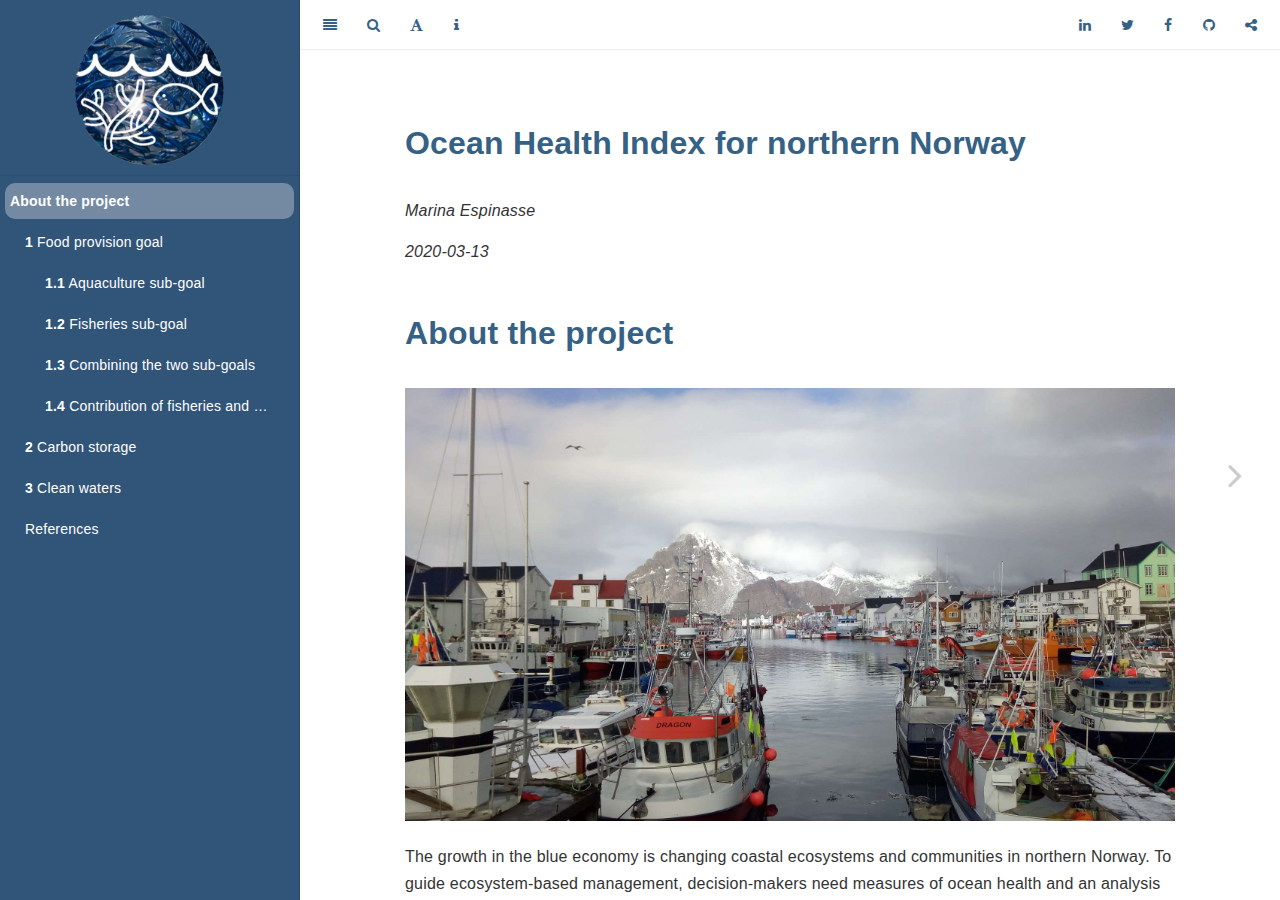
<file: docs/index.html>
<!DOCTYPE html>
<html lang="" xml:lang="">
<head>

  <meta charset="utf-8" />
  <meta http-equiv="X-UA-Compatible" content="IE=edge" />
  <title>Ocean Health Index for northern Norway</title>
  <meta name="description" content="Ocean Health Index for northern Norway" />
  <meta name="generator" content="bookdown 0.18.1 and GitBook 2.6.7" />

  <meta property="og:title" content="Ocean Health Index for northern Norway" />
  <meta property="og:type" content="book" />
  
  
  
  <meta name="github-repo" content="~/github/ohi_norway_bookdown" />

  <meta name="twitter:card" content="summary" />
  <meta name="twitter:title" content="Ocean Health Index for northern Norway" />
  
  
  

<meta name="author" content="Marina Espinasse" />


<meta name="date" content="2020-03-13" />

  <meta name="viewport" content="width=device-width, initial-scale=1" />
  <meta name="apple-mobile-web-app-capable" content="yes" />
  <meta name="apple-mobile-web-app-status-bar-style" content="black" />
  
  

<link rel="next" href="food.html"/>
<script src="libs/header-attrs-2.1.1/header-attrs.js"></script>
<script src="libs/jquery-2.2.3/jquery.min.js"></script>
<link href="libs/gitbook-2.6.7/css/style.css" rel="stylesheet" />
<link href="libs/gitbook-2.6.7/css/plugin-table.css" rel="stylesheet" />
<link href="libs/gitbook-2.6.7/css/plugin-bookdown.css" rel="stylesheet" />
<link href="libs/gitbook-2.6.7/css/plugin-highlight.css" rel="stylesheet" />
<link href="libs/gitbook-2.6.7/css/plugin-search.css" rel="stylesheet" />
<link href="libs/gitbook-2.6.7/css/plugin-fontsettings.css" rel="stylesheet" />
<link href="libs/gitbook-2.6.7/css/plugin-clipboard.css" rel="stylesheet" />












<link rel="stylesheet" href="style_mca.css" type="text/css" />
<link rel="stylesheet" href="toc_mca.css" type="text/css" />
</head>

<body>



  <div class="book without-animation with-summary font-size-2 font-family-1" data-basepath=".">

    <div class="book-summary">
      <nav role="navigation">

<ul class="summary">
<li><center><img src="pics/logo_ocean.png" alt="logo" width="50%" height="50%"style="margin: 15px 0 0 0"></center></li>

<li class="divider"></li>
<li class="chapter" data-level="" data-path="index.html"><a href="index.html"><i class="fa fa-check"></i>About the project</a></li>
<li class="chapter" data-level="1" data-path="food.html"><a href="food.html"><i class="fa fa-check"></i><b>1</b> Food provision goal</a>
<ul>
<li class="chapter" data-level="1.1" data-path="food.html"><a href="food.html#aquaculture-sub-goal"><i class="fa fa-check"></i><b>1.1</b> Aquaculture sub-goal</a>
<ul>
<li class="chapter" data-level="1.1.1" data-path="food.html"><a href="food.html#estimating-sustainable-aquacultlure"><i class="fa fa-check"></i><b>1.1.1</b> Estimating sustainable aquacultlure</a></li>
</ul></li>
<li class="chapter" data-level="1.2" data-path="food.html"><a href="food.html#fisheries-sub-goal"><i class="fa fa-check"></i><b>1.2</b> Fisheries sub-goal</a></li>
<li class="chapter" data-level="1.3" data-path="food.html"><a href="food.html#combining-the-two-sub-goals"><i class="fa fa-check"></i><b>1.3</b> Combining the two sub-goals</a></li>
<li class="chapter" data-level="1.4" data-path="food.html"><a href="food.html#contribution-of-fisheries-and-aquaculture-to-the-total-seafood-production-yield-graphics"><i class="fa fa-check"></i><b>1.4</b> Contribution of fisheries and aquaculture to the total seafood production yield: graphics</a></li>
</ul></li>
<li class="chapter" data-level="2" data-path="carbon.html"><a href="carbon.html"><i class="fa fa-check"></i><b>2</b> Carbon storage</a></li>
<li class="chapter" data-level="3" data-path="cleanwater.html"><a href="cleanwater.html"><i class="fa fa-check"></i><b>3</b> Clean waters</a></li>
<li class="chapter" data-level="" data-path="references.html"><a href="references.html"><i class="fa fa-check"></i>References</a></li>
</ul>

      </nav>
    </div>

    <div class="book-body">
      <div class="body-inner">
        <div class="book-header" role="navigation">
          <h1>
            <i class="fa fa-circle-o-notch fa-spin"></i><a href="./">Ocean Health Index for northern Norway</a>
          </h1>
        </div>

        <div class="page-wrapper" tabindex="-1" role="main">
          <div class="page-inner">

            <section class="normal" id="section-">
<div id="header">
<h1 class="title">Ocean Health Index for northern Norway</h1>
<p class="author"><em>Marina Espinasse</em></p>
<p class="date"><em>2020-03-13</em></p>
</div>
<div id="about-the-project" class="section level1 unnumbered" number="">
<h1>About the project</h1>
<p><img src="pics/1553426042711.JPEG" /></p>
<p>The growth in the blue economy is changing coastal ecosystems and communities in northern Norway. To guide ecosystem-based management, decision-makers need measures of ocean health and an analysis of how industrial development affects sustainability of the human-ocean interactions.<br />
<span style="color:navy"><strong>The Ocean Health Index for Northern Norway (Coastal barometer)</strong></span> proposes a set of sustainability indicators that are measuring
the progress towards societal sustainability goals related to the coast, and evaluates the effect of coastal industries on these sustainability goals.</p>
The study area of the project covers 81 coastal municipalities in northern Norway:
</center>
<img src="pics/municipalities_map_labelled.jpg" />
</center>
<p>To learn more about the project, please visit our <a href="https://markdownmonster.west-wind.com/docs/_4xs10gaui.htm">blogg</a>.</p>
<p><strong>Project participants</strong></p>
<ul>
<li><a href="https://www.nina.no/Kontakt/Ansatte/Ansattinformasjon.aspx?AnsattID=18021">Per Fauchald, NINA Norway</a></li>
<li><a href="https://www.nina.no/Kontakt/Ansatte/Ansattinformasjon.aspx?AnsattID=14971">Sigrid Engen, NINA Norway</a></li>
<li><a href="https://en.uit.no/ansatte/person?p_document_id=41154">Vera Hausner, UiT Norway</a></li>
<li><a href="https://github.com/marinaesp">Marina Espinasse, IMR Norway</a></li>
<li><a href="https://nofima.no/en/employee/eirik-mikkelsen/">Eirik Mikkelsen, Nofima</a></li>
<li><a href="https://www.hi.no/hi/om-oss/ansatte/erik-olsen">Erik Olsen, IMR Norway</a></li>
<li><a href="https://www.hi.no/hi/om-oss/ansatte/anna-siwertsson">Anna Siwertsson, IMR Norway</a></li>
<li><a href="https://www.niva.no/Ansatte/hege-gundersen">Hege Gundersen, NIVA Norway</a></li>
<li><a href="https://scholar.google.no/citations?user=WlAVdFEAAAAJ&amp;hl=en">Hartvig Christie, NIVA Norway</a></li>
<li><a href="https://salt.nu/en/about-salt/salt-sailors/#Jannike_Falk-Andersson">Jannike Falk-Andersson, SALT Norway</a></li>
<li><a href="https://www.jamiecmontgomery.com">Jamie Montgomery, NCEAS CA</a></li>
<li><a href="https://www.nceas.ucsb.edu/ben-halpern-director-nceas">Ben Halpern, NCEAS CA</a></li>
</ul>

</div>
            </section>

          </div>
        </div>
      </div>

<a href="food.html" class="navigation navigation-next navigation-unique" aria-label="Next page"><i class="fa fa-angle-right"></i></a>
    </div>
  </div>
<script src="libs/gitbook-2.6.7/js/app.min.js"></script>
<script src="libs/gitbook-2.6.7/js/lunr.js"></script>
<script src="libs/gitbook-2.6.7/js/clipboard.min.js"></script>
<script src="libs/gitbook-2.6.7/js/plugin-search.js"></script>
<script src="libs/gitbook-2.6.7/js/plugin-sharing.js"></script>
<script src="libs/gitbook-2.6.7/js/plugin-fontsettings.js"></script>
<script src="libs/gitbook-2.6.7/js/plugin-bookdown.js"></script>
<script src="libs/gitbook-2.6.7/js/jquery.highlight.js"></script>
<script src="libs/gitbook-2.6.7/js/plugin-clipboard.js"></script>
<script>
gitbook.require(["gitbook"], function(gitbook) {
gitbook.start({
"sharing": {
"github": true,
"facebook": true,
"twitter": true,
"linkedin": true,
"weibo": false,
"instapaper": false,
"vk": false,
"all": ["facebook", "twitter", "linkedin", "weibo", "instapaper"]
},
"fontsettings": {
"theme": "white",
"family": "sans",
"size": 2
},
"edit": null,
"history": {
"link": null,
"text": null
},
"view": {
"link": null,
"text": null
},
"download": null,
"toc": {
"collapse": "subsection"
},
"split_by": "none",
"search": true
});
});
</script>

</body>

</html>
</file>
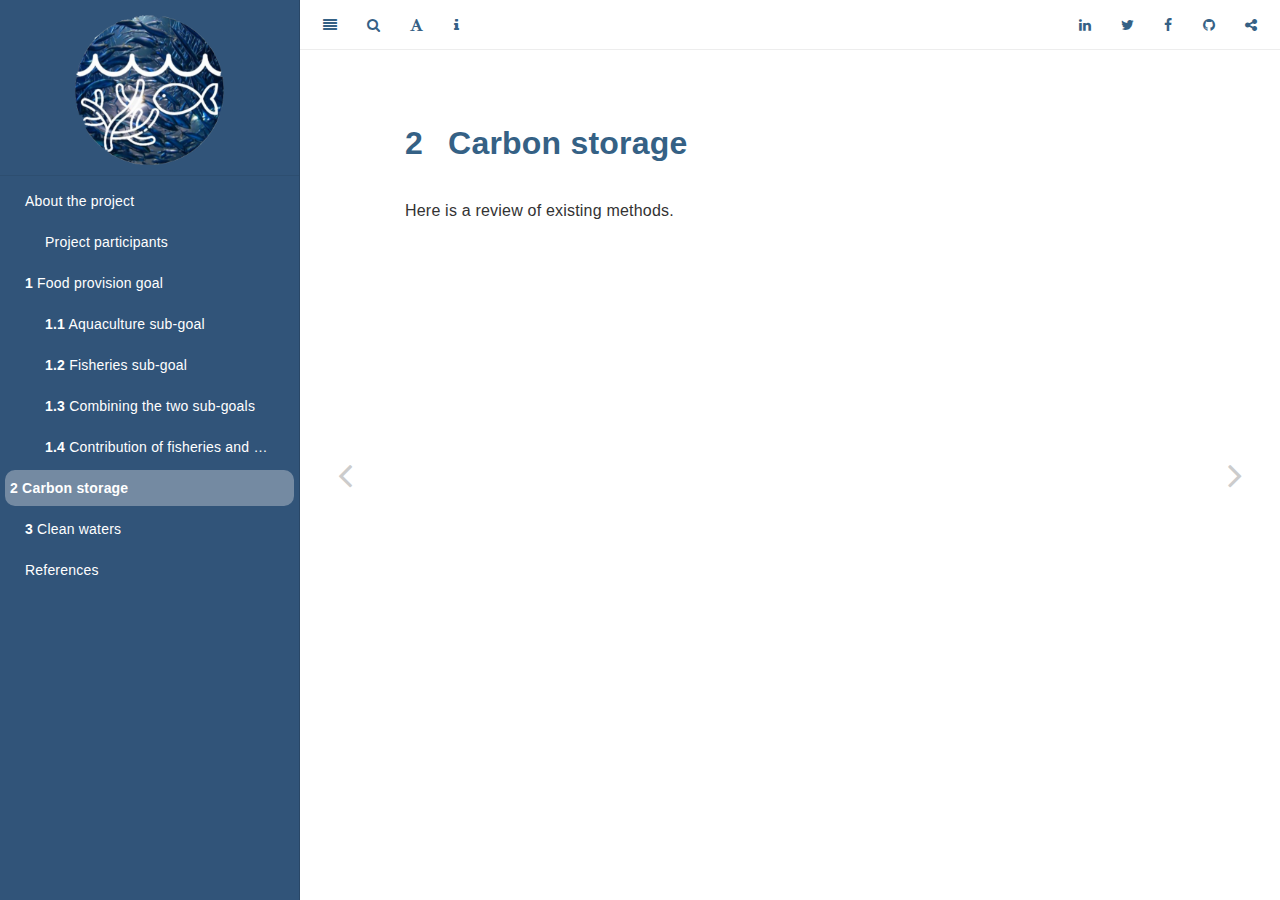
<file: docs/carbon.html>
<!DOCTYPE html>
<html lang="" xml:lang="">
<head>

  <meta charset="utf-8" />
  <meta http-equiv="X-UA-Compatible" content="IE=edge" />
  <title>2 Carbon storage | Ocean Health Index for northern Norway</title>
  <meta name="description" content="2 Carbon storage | Ocean Health Index for northern Norway" />
  <meta name="generator" content="bookdown 0.18.1 and GitBook 2.6.7" />

  <meta property="og:title" content="2 Carbon storage | Ocean Health Index for northern Norway" />
  <meta property="og:type" content="book" />
  
  
  
  <meta name="github-repo" content="~/github/ohi_norway_bookdown" />

  <meta name="twitter:card" content="summary" />
  <meta name="twitter:title" content="2 Carbon storage | Ocean Health Index for northern Norway" />
  
  
  

<meta name="author" content="Marina Espinasse" />


<meta name="date" content="2020-03-13" />

  <meta name="viewport" content="width=device-width, initial-scale=1" />
  <meta name="apple-mobile-web-app-capable" content="yes" />
  <meta name="apple-mobile-web-app-status-bar-style" content="black" />
  
  
<link rel="prev" href="food.html"/>
<link rel="next" href="cleanwater.html"/>
<script src="libs/header-attrs-2.1.1/header-attrs.js"></script>
<script src="libs/jquery-2.2.3/jquery.min.js"></script>
<link href="libs/gitbook-2.6.7/css/style.css" rel="stylesheet" />
<link href="libs/gitbook-2.6.7/css/plugin-table.css" rel="stylesheet" />
<link href="libs/gitbook-2.6.7/css/plugin-bookdown.css" rel="stylesheet" />
<link href="libs/gitbook-2.6.7/css/plugin-highlight.css" rel="stylesheet" />
<link href="libs/gitbook-2.6.7/css/plugin-search.css" rel="stylesheet" />
<link href="libs/gitbook-2.6.7/css/plugin-fontsettings.css" rel="stylesheet" />
<link href="libs/gitbook-2.6.7/css/plugin-clipboard.css" rel="stylesheet" />












<link rel="stylesheet" href="style_mca.css" type="text/css" />
<link rel="stylesheet" href="toc_mca.css" type="text/css" />
</head>

<body>



  <div class="book without-animation with-summary font-size-2 font-family-1" data-basepath=".">

    <div class="book-summary">
      <nav role="navigation">

<ul class="summary">
<li><center><img src="pics/logo_ocean.png" alt="logo" width="50%" height="50%"style="margin: 15px 0 0 0"></center></li>

<li class="divider"></li>
<li class="chapter" data-level="" data-path="index.html"><a href="index.html"><i class="fa fa-check"></i>About the project</a>
<ul>
<li class="chapter" data-level="" data-path="index.html"><a href="index.html#project-participants"><i class="fa fa-check"></i>Project participants</a></li>
</ul></li>
<li class="chapter" data-level="1" data-path="food.html"><a href="food.html"><i class="fa fa-check"></i><b>1</b> Food provision goal</a>
<ul>
<li class="chapter" data-level="1.1" data-path="food.html"><a href="food.html#aquaculture-sub-goal"><i class="fa fa-check"></i><b>1.1</b> Aquaculture sub-goal</a>
<ul>
<li class="chapter" data-level="1.1.1" data-path="food.html"><a href="food.html#estimating-sustainable-aquacultlure"><i class="fa fa-check"></i><b>1.1.1</b> Estimating sustainable aquacultlure</a></li>
</ul></li>
<li class="chapter" data-level="1.2" data-path="food.html"><a href="food.html#fisheries-sub-goal"><i class="fa fa-check"></i><b>1.2</b> Fisheries sub-goal</a></li>
<li class="chapter" data-level="1.3" data-path="food.html"><a href="food.html#combining-the-two-sub-goals"><i class="fa fa-check"></i><b>1.3</b> Combining the two sub-goals</a></li>
<li class="chapter" data-level="1.4" data-path="food.html"><a href="food.html#contribution-of-fisheries-and-aquaculture-to-the-total-seafood-production-yield-graphics"><i class="fa fa-check"></i><b>1.4</b> Contribution of fisheries and aquaculture to the total seafood production yield: graphics</a></li>
</ul></li>
<li class="chapter" data-level="2" data-path="carbon.html"><a href="carbon.html"><i class="fa fa-check"></i><b>2</b> Carbon storage</a></li>
<li class="chapter" data-level="3" data-path="cleanwater.html"><a href="cleanwater.html"><i class="fa fa-check"></i><b>3</b> Clean waters</a></li>
<li class="chapter" data-level="" data-path="references.html"><a href="references.html"><i class="fa fa-check"></i>References</a></li>
</ul>

      </nav>
    </div>

    <div class="book-body">
      <div class="body-inner">
        <div class="book-header" role="navigation">
          <h1>
            <i class="fa fa-circle-o-notch fa-spin"></i><a href="./">Ocean Health Index for northern Norway</a>
          </h1>
        </div>

        <div class="page-wrapper" tabindex="-1" role="main">
          <div class="page-inner">

            <section class="normal" id="section-">
<div id="carbon" class="section level1" number="2">
<h1><span class="header-section-number">2</span> Carbon storage</h1>
<p>Here is a review of existing methods.</p>

</div>
            </section>

          </div>
        </div>
      </div>
<a href="food.html" class="navigation navigation-prev " aria-label="Previous page"><i class="fa fa-angle-left"></i></a>
<a href="cleanwater.html" class="navigation navigation-next " aria-label="Next page"><i class="fa fa-angle-right"></i></a>
    </div>
  </div>
<script src="libs/gitbook-2.6.7/js/app.min.js"></script>
<script src="libs/gitbook-2.6.7/js/lunr.js"></script>
<script src="libs/gitbook-2.6.7/js/clipboard.min.js"></script>
<script src="libs/gitbook-2.6.7/js/plugin-search.js"></script>
<script src="libs/gitbook-2.6.7/js/plugin-sharing.js"></script>
<script src="libs/gitbook-2.6.7/js/plugin-fontsettings.js"></script>
<script src="libs/gitbook-2.6.7/js/plugin-bookdown.js"></script>
<script src="libs/gitbook-2.6.7/js/jquery.highlight.js"></script>
<script src="libs/gitbook-2.6.7/js/plugin-clipboard.js"></script>
<script>
gitbook.require(["gitbook"], function(gitbook) {
gitbook.start({
"sharing": {
"github": true,
"facebook": true,
"twitter": true,
"linkedin": true,
"weibo": false,
"instapaper": false,
"vk": false,
"all": ["facebook", "twitter", "linkedin", "weibo", "instapaper"]
},
"fontsettings": {
"theme": "white",
"family": "sans",
"size": 2
},
"edit": null,
"history": {
"link": null,
"text": null
},
"view": {
"link": null,
"text": null
},
"download": null,
"toc": {
"collapse": "subsection"
},
"split_by": "none",
"search": true
});
});
</script>

<!-- dynamically load mathjax for compatibility with self-contained -->
<script>
  (function () {
    var script = document.createElement("script");
    script.type = "text/javascript";
    var src = "true";
    if (src === "" || src === "true") src = "https://mathjax.rstudio.com/latest/MathJax.js?config=TeX-MML-AM_CHTML";
    if (location.protocol !== "file:")
      if (/^https?:/.test(src))
        src = src.replace(/^https?:/, '');
    script.src = src;
    document.getElementsByTagName("head")[0].appendChild(script);
  })();
</script>
</body>

</html>
</file>
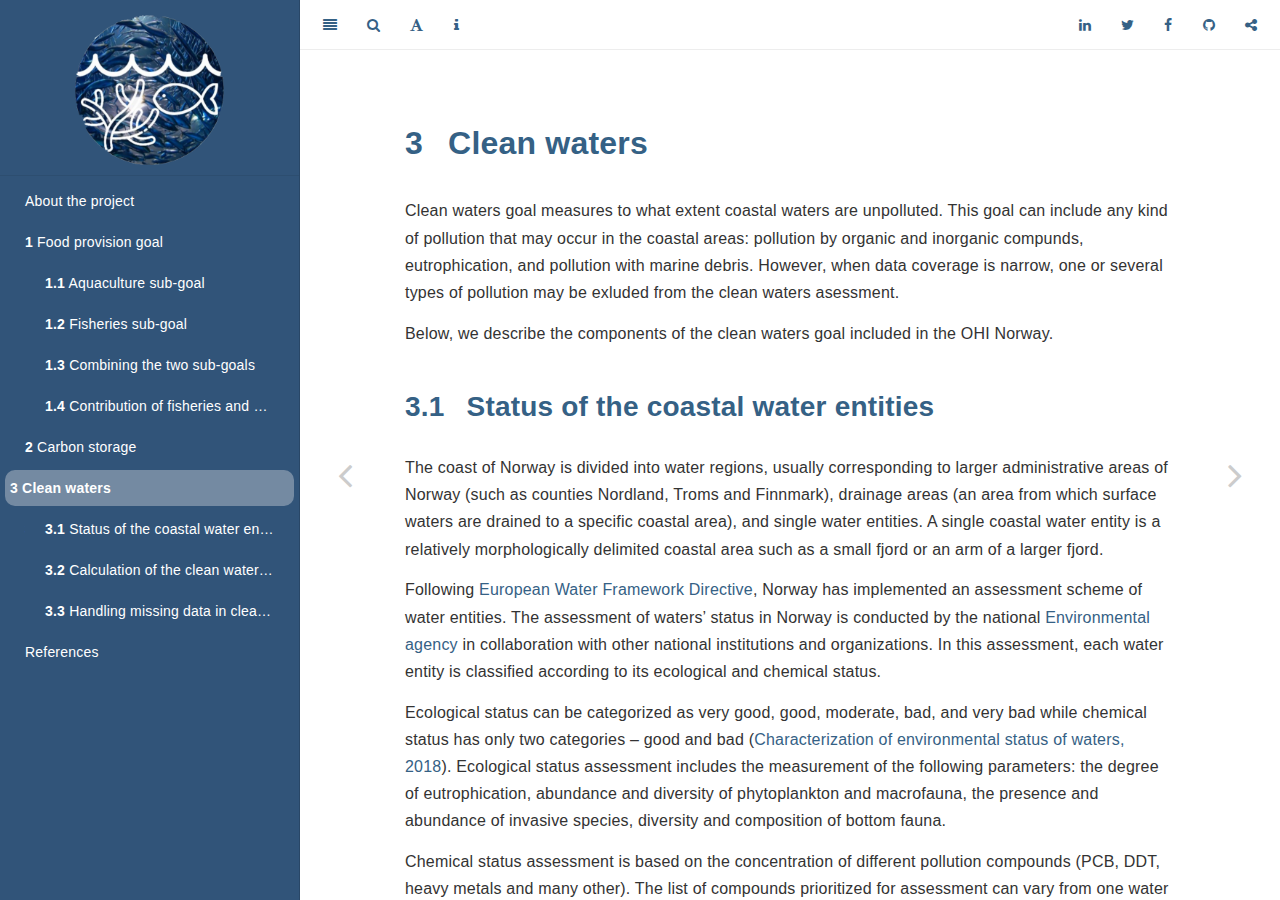
<file: docs/cleanwater.html>
<!DOCTYPE html>
<html lang="" xml:lang="">
<head>

  <meta charset="utf-8" />
  <meta http-equiv="X-UA-Compatible" content="IE=edge" />
  <title>3 Clean waters | Ocean Health Index for northern Norway</title>
  <meta name="description" content="3 Clean waters | Ocean Health Index for northern Norway" />
  <meta name="generator" content="bookdown 0.18.1 and GitBook 2.6.7" />

  <meta property="og:title" content="3 Clean waters | Ocean Health Index for northern Norway" />
  <meta property="og:type" content="book" />
  
  
  
  <meta name="github-repo" content="~/github/ohi_norway_bookdown" />

  <meta name="twitter:card" content="summary" />
  <meta name="twitter:title" content="3 Clean waters | Ocean Health Index for northern Norway" />
  
  
  

<meta name="author" content="Marina Espinasse" />


<meta name="date" content="2020-07-06" />

  <meta name="viewport" content="width=device-width, initial-scale=1" />
  <meta name="apple-mobile-web-app-capable" content="yes" />
  <meta name="apple-mobile-web-app-status-bar-style" content="black" />
  
  
<link rel="prev" href="carbon.html"/>
<link rel="next" href="references.html"/>
<script src="libs/header-attrs-2.1.1/header-attrs.js"></script>
<script src="libs/jquery-2.2.3/jquery.min.js"></script>
<link href="libs/gitbook-2.6.7/css/style.css" rel="stylesheet" />
<link href="libs/gitbook-2.6.7/css/plugin-table.css" rel="stylesheet" />
<link href="libs/gitbook-2.6.7/css/plugin-bookdown.css" rel="stylesheet" />
<link href="libs/gitbook-2.6.7/css/plugin-highlight.css" rel="stylesheet" />
<link href="libs/gitbook-2.6.7/css/plugin-search.css" rel="stylesheet" />
<link href="libs/gitbook-2.6.7/css/plugin-fontsettings.css" rel="stylesheet" />
<link href="libs/gitbook-2.6.7/css/plugin-clipboard.css" rel="stylesheet" />












<link rel="stylesheet" href="style_mca.css" type="text/css" />
<link rel="stylesheet" href="toc_mca.css" type="text/css" />
</head>

<body>



  <div class="book without-animation with-summary font-size-2 font-family-1" data-basepath=".">

    <div class="book-summary">
      <nav role="navigation">

<ul class="summary">
<li><center><img src="pics/logo_ocean.png" alt="logo" width="50%" height="50%"style="margin: 15px 0 0 0"></center></li>

<li class="divider"></li>
<li class="chapter" data-level="" data-path="index.html"><a href="index.html"><i class="fa fa-check"></i>About the project</a></li>
<li class="chapter" data-level="1" data-path="food.html"><a href="food.html"><i class="fa fa-check"></i><b>1</b> Food provision goal</a>
<ul>
<li class="chapter" data-level="1.1" data-path="food.html"><a href="food.html#aquaculture-sub-goal"><i class="fa fa-check"></i><b>1.1</b> Aquaculture sub-goal</a>
<ul>
<li class="chapter" data-level="1.1.1" data-path="food.html"><a href="food.html#estimating-sustainable-aquacultlure"><i class="fa fa-check"></i><b>1.1.1</b> Estimating sustainable aquacultlure</a></li>
</ul></li>
<li class="chapter" data-level="1.2" data-path="food.html"><a href="food.html#fisheries-sub-goal"><i class="fa fa-check"></i><b>1.2</b> Fisheries sub-goal</a></li>
<li class="chapter" data-level="1.3" data-path="food.html"><a href="food.html#combining-the-two-sub-goals"><i class="fa fa-check"></i><b>1.3</b> Combining the two sub-goals</a></li>
<li class="chapter" data-level="1.4" data-path="food.html"><a href="food.html#contribution-of-fisheries-and-aquaculture-to-the-total-seafood-production-yield-graphics"><i class="fa fa-check"></i><b>1.4</b> Contribution of fisheries and aquaculture to the total seafood production yield: graphics</a></li>
</ul></li>
<li class="chapter" data-level="2" data-path="carbon.html"><a href="carbon.html"><i class="fa fa-check"></i><b>2</b> Carbon storage</a></li>
<li class="chapter" data-level="3" data-path="cleanwater.html"><a href="cleanwater.html"><i class="fa fa-check"></i><b>3</b> Clean waters</a>
<ul>
<li class="chapter" data-level="3.1" data-path="cleanwater.html"><a href="cleanwater.html#status-of-the-coastal-water-entities"><i class="fa fa-check"></i><b>3.1</b> Status of the coastal water entities</a></li>
<li class="chapter" data-level="3.2" data-path="cleanwater.html"><a href="cleanwater.html#calculation-of-the-clean-waters-index"><i class="fa fa-check"></i><b>3.2</b> Calculation of the clean waters index</a></li>
<li class="chapter" data-level="3.3" data-path="cleanwater.html"><a href="cleanwater.html#handling-missing-data-in-clean-waters-scores"><i class="fa fa-check"></i><b>3.3</b> Handling missing data in clean waters scores</a></li>
</ul></li>
<li class="chapter" data-level="" data-path="references.html"><a href="references.html"><i class="fa fa-check"></i>References</a></li>
</ul>

      </nav>
    </div>

    <div class="book-body">
      <div class="body-inner">
        <div class="book-header" role="navigation">
          <h1>
            <i class="fa fa-circle-o-notch fa-spin"></i><a href="./">Ocean Health Index for northern Norway</a>
          </h1>
        </div>

        <div class="page-wrapper" tabindex="-1" role="main">
          <div class="page-inner">

            <section class="normal" id="section-">
<div id="cleanwater" class="section level1" number="3">
<h1><span class="header-section-number">3</span> Clean waters</h1>
<p>Clean waters goal measures to what extent coastal waters are unpolluted. This goal can include any kind of pollution that may occur in the coastal areas: pollution by organic and inorganic compunds, eutrophication, and pollution with marine debris. However, when data coverage is narrow, one or several types of pollution may be exluded from the clean waters asessment.</p>
<p>Below, we describe the components of the clean waters goal included in the OHI Norway.</p>
<div id="status-of-the-coastal-water-entities" class="section level2" number="3.1">
<h2><span class="header-section-number">3.1</span> Status of the coastal water entities</h2>
<p>The coast of Norway is divided into water regions, usually corresponding to larger administrative areas of Norway (such as counties Nordland, Troms and Finnmark), drainage areas (an area from which surface waters are drained to a specific coastal area), and single water entities. A single coastal water entity is a relatively morphologically delimited coastal area such as a small fjord or an arm of a larger fjord.</p>
<p>Following <a href="https://eur-lex.europa.eu/legal-content/EN/TXT/?uri=CELEX:32000L0060">European Water Framework Directive</a>, Norway has implemented an assessment scheme of water entities. The assessment of waters’ status in Norway is conducted by the national <a href="https://www.miljodirektoratet.no">Environmental agency</a> in collaboration with other national institutions and organizations. In this assessment, each water entity is classified according to its ecological and chemical status.</p>
<p>Ecological status can be categorized as very good, good, moderate, bad, and very bad while chemical status has only two categories – good and bad (<a href="http://www.vannportalen.no/globalassets/nasjonalt/dokumenter/tema-a-a/klassifisering/klassifiseringssystemet-veileder/klassifiseringsveileder_print_02.2018.pdf">Characterization of environmental status of waters, 2018</a>). Ecological status assessment includes the measurement of the following parameters: the degree of eutrophication, abundance and diversity of phytoplankton and macrofauna, the presence and abundance of invasive species, diversity and composition of bottom fauna.</p>
<p>Chemical status assessment is based on the concentration of different pollution compounds (PCB, DDT, heavy metals and many other). The list of compounds prioritized for assessment can vary from one water entity to another due to locally specific sources of pollution. Both ecological and chemical parameters are compared with Ecological quality quotient (EQR), which is a set of reference values for each parameter, corresponding to an undisturbed state of the ecosystem.</p>
<p>Alongside with status of water entities, the assessmnet of water entities includes information on the underlaying data quality. For instance, assessment based on the sufficient amount of field data would have a “high reliability”, while in the absence of data, where the assessment is based only on modelling or interpolation from other assessment, the reliability of assessment would be categorized as “moderate” or “poor”.</p>
<p>The assessment of the status is different for strongly modified water entities, such as heavily used harbors, or parts of the fjords used for deposition of mining tailings (<a href="http://www.vannportalen.no/globalassets/nasjonalt/dokumenter/veiledere-direktoratsgruppa/01_2014_smvf-veileder.pdf.">Strongly modified water entities, 2014</a>). Because these entities are unlikely to reach god ecological status as long as they are used by coastal industries or other human activities, they are categorized into entities with god, moderate, or bad ecological potential. A good ecological potential implies that the water entity can revert back to a fully functional ecosystem when a set of recovery measures is applied.</p>
<p>For the estimation of the clean waters goal, we used the data on status of natural and modified water entities, as provided on <a href="www.vann-nett.no">Vann-nett portal of Norway</a>. The re-assessment of the status of water entities is done about every 6-10 years and only latest assessment results are available, thus we included only the data of the latest assessments.</p>
<table>
<caption><span id="tab:layerscleanwat">Table 3.1: </span> Data layers used for clean waters goal</caption>
<colgroup>
<col width="26%" />
<col width="24%" />
<col width="28%" />
<col width="20%" />
</colgroup>
<thead>
<tr class="header">
<th>Component of the goal</th>
<th>Data layers description</th>
<th>Temporal coverage</th>
<th>Data source</th>
</tr>
</thead>
<tbody>
<tr class="odd">
<td>Assessment of ecological and chemical status of coastal water entities</td>
<td>The qualitative category (e.g., good/bad) of ecological and chemical status</td>
<td>Single assessment</td>
<td>Vann-nett portal</td>
</tr>
<tr class="even">
<td>Assessment of ecological potential of strognly modified coastal water entities</td>
<td>The qualitative category (e.g., good/bad) of ecological potential</td>
<td>Single assessment</td>
<td>Vann-nett portal</td>
</tr>
</tbody>
</table>
</div>
<div id="calculation-of-the-clean-waters-index" class="section level2" number="3.2">
<h2><span class="header-section-number">3.2</span> Calculation of the clean waters index</h2>
<p>The qualitative scores of ecological and chemical statuses for natural water entities were translated into quantitative scores as follows: very bad and bad status were both scored 0, because both statuses were considered as unsustainable; moderate status were given score 50, good – 75, and very good – 100. For the chemical status, we allocated score 0 for bad status and 100 for good.
For the strongly modified water entities, we assumed that they cannot score 100 even if ecological potential is god, because we assume that modified waters do not correspond to sustainable clean waters. Thus, we allocated score 50 for modified entities with a god ecological potential, 25 – for entities with a moderate potential, and 0 – for those with a bad potential.<br />
Next, we estimated average score for each water entity as follows. We calculated the mean of ecological and chemical score for natural water entities, while modified water entities’ scores were not changed. Then, we estimated the area of intersection of each water entity with all the municipalities it extends over. To calculate the final clean water index per municipality, we used a weighted average approach:</p>
<p><span class="math display" id="eq:cleatwat">\[\begin{equation}
Clean \ waters \ index  = \sum_{i=1}^{n}w_i*score \ water \ entity_i 
\tag{3.1}
\end{equation}\]</span></p>
<p><br />
</p>
<p><span class="math display" id="eq:cleatwatweight">\[\begin{equation}
w_i = \frac{Water \ area\ of intersection_i}{Water\ area \ of \ a \ municipality}
\tag{3.2}
\end{equation}\]</span></p>
</div>
<div id="handling-missing-data-in-clean-waters-scores" class="section level2" number="3.3">
<h2><span class="header-section-number">3.3</span> Handling missing data in clean waters scores</h2>
<p>Some of the natural water entities did not have chemical status assessed, in that case, the clean waters score for this entity was based only on the ecological status score. In some cases, (69 out of 1230) neither ecological no chemical score for natural entities was available, or a strongly modified entity did not have ecological potential assessed during the latest assessment. For these instances, we used gapfilling of missing data techniques. We grouped the water entities by drainage areas, and if drainage area included several water entities with non-missing scores, we used the mean of the available cases to gapfill the missing scores.
However, there were 5 occasions where drainage area included only a single water entity, and the status score was missing for this entity. To replace such missing values, we used a clean water score of the closest neighboring water entity from the southern side.</p>

</div>
</div>
            </section>

          </div>
        </div>
      </div>
<a href="carbon.html" class="navigation navigation-prev " aria-label="Previous page"><i class="fa fa-angle-left"></i></a>
<a href="references.html" class="navigation navigation-next " aria-label="Next page"><i class="fa fa-angle-right"></i></a>
    </div>
  </div>
<script src="libs/gitbook-2.6.7/js/app.min.js"></script>
<script src="libs/gitbook-2.6.7/js/lunr.js"></script>
<script src="libs/gitbook-2.6.7/js/clipboard.min.js"></script>
<script src="libs/gitbook-2.6.7/js/plugin-search.js"></script>
<script src="libs/gitbook-2.6.7/js/plugin-sharing.js"></script>
<script src="libs/gitbook-2.6.7/js/plugin-fontsettings.js"></script>
<script src="libs/gitbook-2.6.7/js/plugin-bookdown.js"></script>
<script src="libs/gitbook-2.6.7/js/jquery.highlight.js"></script>
<script src="libs/gitbook-2.6.7/js/plugin-clipboard.js"></script>
<script>
gitbook.require(["gitbook"], function(gitbook) {
gitbook.start({
"sharing": {
"github": true,
"facebook": true,
"twitter": true,
"linkedin": true,
"weibo": false,
"instapaper": false,
"vk": false,
"all": ["facebook", "twitter", "linkedin", "weibo", "instapaper"]
},
"fontsettings": {
"theme": "white",
"family": "sans",
"size": 2
},
"edit": null,
"history": {
"link": null,
"text": null
},
"view": {
"link": null,
"text": null
},
"download": null,
"toc": {
"collapse": "subsection"
},
"split_by": "none",
"search": true
});
});
</script>

<!-- dynamically load mathjax for compatibility with self-contained -->
<script>
  (function () {
    var script = document.createElement("script");
    script.type = "text/javascript";
    var src = "true";
    if (src === "" || src === "true") src = "https://mathjax.rstudio.com/latest/MathJax.js?config=TeX-MML-AM_CHTML";
    if (location.protocol !== "file:")
      if (/^https?:/.test(src))
        src = src.replace(/^https?:/, '');
    script.src = src;
    document.getElementsByTagName("head")[0].appendChild(script);
  })();
</script>
</body>

</html>
</file>
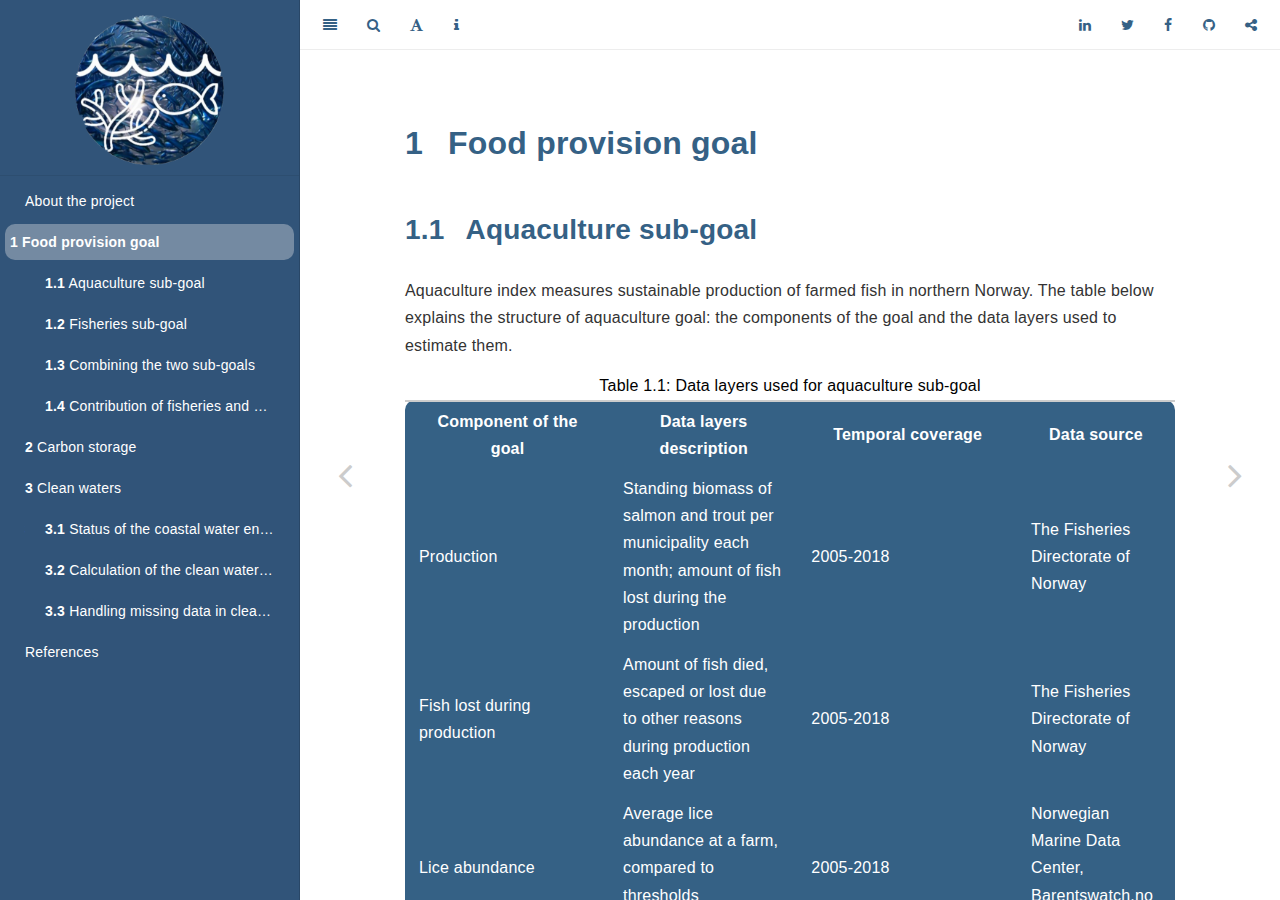
<file: docs/food.html>
<!DOCTYPE html>
<html lang="" xml:lang="">
<head>

  <meta charset="utf-8" />
  <meta http-equiv="X-UA-Compatible" content="IE=edge" />
  <title>1 Food provision goal | Ocean Health Index for northern Norway</title>
  <meta name="description" content="1 Food provision goal | Ocean Health Index for northern Norway" />
  <meta name="generator" content="bookdown 0.20 and GitBook 2.6.7" />

  <meta property="og:title" content="1 Food provision goal | Ocean Health Index for northern Norway" />
  <meta property="og:type" content="book" />
  
  
  
  <meta name="github-repo" content="~/github/ohi_norway_bookdown" />

  <meta name="twitter:card" content="summary" />
  <meta name="twitter:title" content="1 Food provision goal | Ocean Health Index for northern Norway" />
  
  
  

<meta name="author" content="Marina Espinasse" />


<meta name="date" content="2020-10-19" />

  <meta name="viewport" content="width=device-width, initial-scale=1" />
  <meta name="apple-mobile-web-app-capable" content="yes" />
  <meta name="apple-mobile-web-app-status-bar-style" content="black" />
  
  
<link rel="prev" href="index.html"/>
<link rel="next" href="carbon.html"/>
<script src="libs/header-attrs-2.3/header-attrs.js"></script>
<script src="libs/jquery-2.2.3/jquery.min.js"></script>
<link href="libs/gitbook-2.6.7/css/style.css" rel="stylesheet" />
<link href="libs/gitbook-2.6.7/css/plugin-table.css" rel="stylesheet" />
<link href="libs/gitbook-2.6.7/css/plugin-bookdown.css" rel="stylesheet" />
<link href="libs/gitbook-2.6.7/css/plugin-highlight.css" rel="stylesheet" />
<link href="libs/gitbook-2.6.7/css/plugin-search.css" rel="stylesheet" />
<link href="libs/gitbook-2.6.7/css/plugin-fontsettings.css" rel="stylesheet" />
<link href="libs/gitbook-2.6.7/css/plugin-clipboard.css" rel="stylesheet" />









<script src="libs/accessible-code-block-0.0.1/empty-anchor.js"></script>



<link rel="stylesheet" href="style_mca.css" type="text/css" />
<link rel="stylesheet" href="toc_mca.css" type="text/css" />
</head>

<body>



  <div class="book without-animation with-summary font-size-2 font-family-1" data-basepath=".">

    <div class="book-summary">
      <nav role="navigation">

<ul class="summary">
<li><center><img src="pics/logo_ocean.png" alt="logo" width="50%" height="50%"style="margin: 15px 0 0 0"></center></li>

<li class="divider"></li>
<li class="chapter" data-level="" data-path="index.html"><a href="index.html"><i class="fa fa-check"></i>About the project</a></li>
<li class="chapter" data-level="1" data-path="food.html"><a href="food.html"><i class="fa fa-check"></i><b>1</b> Food provision goal</a>
<ul>
<li class="chapter" data-level="1.1" data-path="food.html"><a href="food.html#aquaculture-sub-goal"><i class="fa fa-check"></i><b>1.1</b> Aquaculture sub-goal</a>
<ul>
<li class="chapter" data-level="1.1.1" data-path="food.html"><a href="food.html#estimating-sustainable-aquacultlure"><i class="fa fa-check"></i><b>1.1.1</b> Estimating sustainable aquacultlure</a></li>
</ul></li>
<li class="chapter" data-level="1.2" data-path="food.html"><a href="food.html#fisheries-sub-goal"><i class="fa fa-check"></i><b>1.2</b> Fisheries sub-goal</a></li>
<li class="chapter" data-level="1.3" data-path="food.html"><a href="food.html#combining-the-two-sub-goals"><i class="fa fa-check"></i><b>1.3</b> Combining the two sub-goals</a></li>
<li class="chapter" data-level="1.4" data-path="food.html"><a href="food.html#contribution-of-fisheries-and-aquaculture-to-the-total-seafood-production-yield-graphics"><i class="fa fa-check"></i><b>1.4</b> Contribution of fisheries and aquaculture to the total seafood production yield: graphics</a></li>
</ul></li>
<li class="chapter" data-level="2" data-path="carbon.html"><a href="carbon.html"><i class="fa fa-check"></i><b>2</b> Carbon storage</a></li>
<li class="chapter" data-level="3" data-path="cleanwater.html"><a href="cleanwater.html"><i class="fa fa-check"></i><b>3</b> Clean waters</a>
<ul>
<li class="chapter" data-level="3.1" data-path="cleanwater.html"><a href="cleanwater.html#status-of-the-coastal-water-entities"><i class="fa fa-check"></i><b>3.1</b> Status of the coastal water entities</a></li>
<li class="chapter" data-level="3.2" data-path="cleanwater.html"><a href="cleanwater.html#calculation-of-the-clean-waters-index"><i class="fa fa-check"></i><b>3.2</b> Calculation of the clean waters index</a></li>
<li class="chapter" data-level="3.3" data-path="cleanwater.html"><a href="cleanwater.html#handling-missing-data-in-clean-waters-scores"><i class="fa fa-check"></i><b>3.3</b> Handling missing data in clean waters scores</a></li>
</ul></li>
<li class="chapter" data-level="" data-path="references.html"><a href="references.html"><i class="fa fa-check"></i>References</a></li>
</ul>

      </nav>
    </div>

    <div class="book-body">
      <div class="body-inner">
        <div class="book-header" role="navigation">
          <h1>
            <i class="fa fa-circle-o-notch fa-spin"></i><a href="./">Ocean Health Index for northern Norway</a>
          </h1>
        </div>

        <div class="page-wrapper" tabindex="-1" role="main">
          <div class="page-inner">

            <section class="normal" id="section-">
<div id="food" class="section level1" number="1">
<h1><span class="header-section-number">1</span> Food provision goal</h1>
<div id="aquaculture-sub-goal" class="section level2" number="1.1">
<h2><span class="header-section-number">1.1</span> Aquaculture sub-goal</h2>
<p>Aquaculture index measures sustainable production of farmed fish in northern Norway.
The table below explains the structure of aquaculture goal: the components of the goal and the data layers used to estimate them.</p>
<table>
<caption><span id="tab:layers">Table 1.1: </span> Data layers used for aquaculture sub-goal</caption>
<colgroup>
<col width="26%" />
<col width="24%" />
<col width="28%" />
<col width="20%" />
</colgroup>
<thead>
<tr class="header">
<th>Component of the goal</th>
<th>Data layers description</th>
<th>Temporal coverage</th>
<th>Data source</th>
</tr>
</thead>
<tbody>
<tr class="odd">
<td>Production</td>
<td>Standing biomass of salmon and trout per municipality each month; amount of fish lost during the production</td>
<td>2005-2018</td>
<td>The Fisheries Directorate of Norway</td>
</tr>
<tr class="even">
<td>Fish lost during production</td>
<td>Amount of fish died, escaped or lost due to other reasons during production each year</td>
<td>2005-2018</td>
<td>The Fisheries Directorate of Norway</td>
</tr>
<tr class="odd">
<td>Lice abundance</td>
<td>Average lice abundance at a farm, compared to thresholds abundance</td>
<td>2005-2018</td>
<td>Norwegian Marine Data Center, Barentswatch.no portal</td>
</tr>
<tr class="even">
<td>MOM B examinations</td>
<td>The category of environmental impact at a farm from very good (1) to very bad (4)</td>
<td>2005-2018</td>
<td>The Fisheries Directorate of Norway</td>
</tr>
<tr class="odd">
<td>Rivers category wrt incidence of escaped salmon</td>
<td>The category of river based on low (&lt; 4%), medium (4-10%), or high incidence of escaped fish (&gt; 10%)</td>
<td>2018</td>
<td>Institute of Marine Research</td>
</tr>
</tbody>
</table>
<div id="estimating-sustainable-aquacultlure" class="section level3" number="1.1.1">
<h3><span class="header-section-number">1.1.1</span> Estimating sustainable aquacultlure</h3>
<p>Aquaculture goal consists of two components: total production and sustainability indices. When both components are calculated, they are combined into the amount of aquaculture production (in tons og kg) produced sustainably.</p>
<div class="figure" style="text-align: center"><span id="fig:akva-chart"></span>
<img src="pics/aqua_production_chart2.png" alt="Proportion of fisheries and aquacuture production in Finnmark" width="100%" />
<p class="caption">
Figure 1.1: Proportion of fisheries and aquacuture production in Finnmark
</p>
</div>
<p>Below is the description of each component of the aquaculture sub-goal.</p>
<p><strong>Annual production</strong></p>
<p>We calculated total annual aquaculture production per municipality, as follows:</p>
<p><span class="math display" id="eq:aquaprod">\[\begin{equation}
\begin{split}
Y_{C,i,k} = \\
 &amp; \triangle Biomass  \\
  &amp; + Harvest \\
  &amp;  + Removed\ fish  \\
  &amp;  - Seeded\ smolts  \\
  &amp;  - Added\ fish  \\
  &amp; - Discard
\end{split}
 \tag{1.1}
\end{equation}\]</span></p>
<p>Biomass change and harvest were corrected for slaughter weight, by multiplying their weight by 0.88.
The weight of smolts was assumed to be 100 grams, and the weight of discarded salmon - <strong>5x0.88 = 4.4</strong> kg.</p>
<p>Where, <span class="math inline">\(\triangle Biomass\)</span> is the difference of standing biomass of fish in December of the given year minus December of the previous year, <span class="math inline">\(Harvest\)</span> is biomass of fish harvested (kg); <span class="math inline">\(Seeded\ smolts\)</span> is the biomass of smolts (kg), seeded for production at the beginning of the production cycle; <span class="math inline">\(Discard\)</span> is the biomass of fish (kg) discarded at the slaughter plant, and <span class="math inline">\(Removed\)</span> is the biomass of fish (kg) removed from the cages for slaughtering at another location or for other reasons</p>
<p><span class="math inline">\(\triangle Biomass\)</span> is the difference between standing biomass of fish in December of a given year minus standing biomass in December of the previous year. If it was not possible to subtract standing biomass of the previous year, for instance, when there was no fish in the cages at the end of the previous year, we calculated the difference between earliest and latest month of the give year, when there were fish in the cages.</p>
<p><span class="math inline">\(removed\)</span> is the biomass of fish (kg) moved to another municipality due to excess of fish at a given location, disease outbreaks or other reasons.
<span class="math inline">\(Added\)</span> is the biomass of fish brought to the given municipality from another municipality. We assumed that the weight of each added fish is 1.5 kg, as guided by northern Norwegian aquaculture producers (Cermaq Norway, Nova Sea AS, and Norway Royal Salmon).</p>
<p>For some municipalities, the total annual aquaculture production was negative, due to underestimation of fish biomass. In these cases, the total production was set to a missing value (NA). These missing values were replaced with a nearest observed production (either of the previous or of the following year).
Of the 81 coastal municipalities in Northern Norway, 11 did not have aquaculture in any of the studied years (2005 - 2018):</p>
<ul>
<li>Andoy</li>
<li>Balsfjord</li>
<li>Berlevag</li>
<li>Hemnes</li>
<li>Malselv</li>
<li>Porsanger</li>
<li>Rost</li>
<li>Tana</li>
<li>Vadso</li>
<li>Vaeroy</li>
<li>Vardo</li>
</ul>
<p>For code on estimation of aquaculture production,
<a href="https://ohi-norway.github.io/nor-prep/prep/food_provision/Mariculture/total_aquaculture_production_and_efcr_newdata_jan2020.html">see here</a>.</p>
<p><strong>Economic feed conversion ratio (eFCR) and protein retention ratio (PRR) score</strong></p>
<p>Economic feed conversion ratio (eFCR) is the ratio of the amount of feed used during the production of fish, to the final biomass of fish released to the market <span class="citation">(Boyd et al. <a href="#ref-boyd2007indicators" role="doc-biblioref">2007</a>)</span>.</p>
<p>As farmed fish are sometimes moved from one municipality to another before the end of the production cycle, due to overload of fish at a single location or due to diseases , the estimates of feed used and fish produced per municipality may be incorrect. Therefore, to adjust for possible transfer of fish between the municipalities we summed the amount of feed used and fish produced between the neighbor municipalities that share a coastline. We assumed that transfer of fish usually occurs over neighbor municipalities sharing coastline, although occasionally transfer of fish may happen over larger distances. The resultant groups of aggregated municipalities included from 2 to 7 neighbors. Details on the municipalities included in each group can be found in the table available at the project’s GitHub platform (<a href="https://github.com/OHINorway/norprep/tree/ghpages/prep/food_provision/Mariculture/data" class="uri">https://github.com/OHINorway/norprep/tree/ghpages/prep/food_provision/Mariculture/data</a>).
To calculate the sum of fish produced per group of municipalities and year, we used the gap-filled production data and calculated an eFCR as follows:</p>
<p><span class="math display" id="eq:efcr">\[\begin{equation}
eFCR = \frac{Feed \ used,\ kg}{Fish\ produced,\ kg}
\tag{1.2}
\end{equation}\]</span></p>
<p>PRR indicates the amount of protein in the final fish product (whole body) to the amount of protein content in feed, applied during the production. It can be calculated as an inverse of the product of eFCR and ratio of protein content in feed to protein content in fish.</p>
<p><span class="math display" id="eq:prr1">\[\begin{equation}
PRR = \frac{1}{PER} = \frac{1}{eFCR\frac{\%\ protein\ in\ feed}{\%\ protein\ in\ animal(with\ gut)}}
\tag{1.3}
\end{equation}\]</span></p>
<p><span class="math display" id="eq:prr3">\[\begin{equation}
PRR = \frac{0.475}{eFCR}
\tag{1.4}
\end{equation}\]</span></p>
<p>We calculated the PRR for each municipality and year using eFCR values estimated on groups of aggregated municipalities, as explained above. Then, to rescale the PRR as an indicator 0 to 1, we used minimal possible eFCR equaling to 1.2. This value is a reported average value for FCR of salmon in Norway <span class="citation">(Aas, Ytrestøyl, and Åsgård <a href="#ref-aas2019resource" role="doc-biblioref">2019</a>; Tacon and Metian <a href="#ref-tacon2008global" role="doc-biblioref">2008</a>)</span>. We assumed that this is also the lowest realistic eFCR, that can be observed when no fish was lost, and no fish feed was wasted. Since the eFCR index included 357 values (out of total 1020) that were lower than 1.2, which we considered unrealistic, we replaced them with a value 1.2 before calculating PRR index. These unrealistically low eFCR values appear due to our imprecise calculation of feed applied and fish produced per municipality. We aggregated municipalities as groups of neighbors was done based only on common sense, as we have no knowledge on where fish is transferred from each particular production site. Therefore, we may have misidentified some of the groups of municipalities, between which transfer of fish occurs regularly.
The resultant maximal value of PRR (0.396) did not correspond to an ideal retention of protein (1), but we preferred to opt for a realistic minimum than a hypothetical reference, since in none of the studied years (2005 – 2018) a PRR of 1 would have been possible.</p>
<p>The PRR sustainability indicator was then calculated as:</p>
<p><span class="math display" id="eq:prr4">\[\begin{equation}
PRR\ score = 1 - (\frac{0.396 - PRR}{0.396})
\tag{1.5}
\end{equation}\]</span></p>
<p>The PRR score implies that the larger the PRR index and the close it to 0.396, the higher the score.</p>
<p><strong>Lice prevalence</strong></p>
<p>High lice prevalence at the aquaculture production site can cause a decrease in production rate and can also cause a higher lice infection pressure on wild salmonids <span class="citation">(Bjørn, Finstad, and Kristoffersen <a href="#ref-bjorn2001salmon" role="doc-biblioref">2001</a>; Nilsen et al. <a href="#ref-nilsen2017vurdering" role="doc-biblioref">2017</a>)</span>.
In this study, we used a lice indicator developed by the Norwegian Food Authority (<a href="www.Mattilsynet.no">Mattilsynet</a>), which compares the average abundance of lice reported weekly, with a threshold abundance of lice. In northern Norway, the threshold abundance of lice is set to be 0.5 lice per fish for all weeks, except weeks 21 to 26, when the thresholds is lowered to 0.2 (FOR-2012-12-05-1140).</p>
<p>Based on the lice monitoring by the Norwegian Food authority, we formulated indicator for our study in the following way. For the highest lice sustainability score over a year, each municipality should have lower than the threshold lice count throughout a year. In other words, the target of lice sustainability index is to keep lice under control at any time during the production cycle. For each production site, we estimated the proportion of weeks in a year when lice abundance is below a threshold and averaged this estimate for all locations within a single municipality. Thus, when all the aquaculture locations in a municipality in a given year were below lice threshold during all weeks of a year, the municipality scored 1 for the lice indicator. Conversely, a small number of weeks when abundance of lice at production sites was below threshold resulted in a lower score.</p>
<p><span class="math display" id="eq:lice">\[\begin{equation}
Lice \ index = \sum_{i = 1}^{N \ of \ sites}[\frac{n \ weeks\ below \ threshold}{total\ weeks}]
\tag{1.6}
\end{equation}\]</span></p>
<p>Missing values in lice score data were replaced with an average of the score over the recent 5 years with data, when more than 7 years of data were available. If only 7 or fewer year with data were available, we used all given years to calculate the average score and replace missing values with this score.
For details on computation of the lice score, please follow this <a href="https://ohi-norway.github.io/nor-prep/prep/food_provision/Mariculture/lice_count_at_localities.html">link</a>.</p>
<p><strong>Environmental monitoring - MOM B scores</strong></p>
<p>In Norway, Modelling-Ongrowing fish farm Monitoring type B (MOM B) is the main management program for the monitoring of environmental impact from fish farms <span class="citation">(Ervik et al. <a href="#ref-ervik1997regulating" role="doc-biblioref">1997</a>)</span>.</p>
<p>The MOM B investigation involves analysis of sediments, taken directly below the farms and from the area up to 15 m beyond the farm. Three groups of sediment parameters are analyzed in MOM B: the presence and diversity of macro-infauna of the benthic sediments, pH and redox potential of the sediments, and sensory sediment variables (color, smell, consistency, gas ebullition, sludge thickness) (Norsk Standard 2016). This investigation is done less frequently than MOM A, usually one a year or every 2nd year but more frequently if high environmental impact was observed at the farm during the last monitoring <span class="citation">(Norge <a href="#ref-norge2016miljoovervaaking" role="doc-biblioref">2016</a>)</span>.</p>
<p>The producers are obliged to regularly run MOM B and report environmental status at their farms to the Fisheries Directorate of Norway. The outcome of the MOM B investigation is then scaled from 1 to 4, corresponding to very good, good, bad, and very bad environmental condition, respectively. When environmental impact at the farm is suspected to be bad (score 3 or 4), the Directorate can request an additional, and larger investigation of the environmental status (MOM C). When both investigations suggest a very bad environmental status at the farm, the Directorate may request to cease production until environmental conditions are improved (FOR-2008-06-17-822).</p>
<p>In this study, we used the scores of MOM B investigations to formulate the environmental impact index of aquaculture sustainability. We assumed that the extent of environmental impact from the production on the surrounding environment increases with the size of the farm, which is reflected in the maximal allowed production biomass (MAB). To estimate the environmental impact index, we calculated the sum of biomass of all the locations that scored 3 and 4 at the MOM B investigations, per municipality and year. Then, we calculated the proportion of this biomass to total biomass of all the farms located in a municipality each year, and 1 minus this proportion returned an environmental impact sustainability index.</p>
<p><span class="math display" id="eq:momb">\[\begin{equation}
MOM\ B \ index  = 1 - (\frac{MTB_{farms \ scored \ 3 \ and \ 4}}{MTB_{municipality \ total}})
\tag{1.7}
\end{equation}\]</span></p>
<p>The resultant index can be interpreted as follows. For a highest score, all the production sites within a municipality should score 1 or 2 at MOM B investigations. Also, the lower the biomass and number of the sites that score 3 and 4 at MOM B, the higher the score.</p>
<p>The missing observations of MOM B scores were gap-filled by taking an average of MOM B score of the last 5 years with data per municipality. If a municipality had only 7 or less years of data, MOM B scores of all available years were averaged to replace the missing values. The data on MOM B investigations was provided by the Fisheries Directorate of Norway.</p>
<p><strong>Escaped fish</strong></p>
<p>Escaped fish is one of the major problems in Norwegian aquaculture: there are hundreds of thousands of fish escaping from aquaculture production in Norway each year <span class="citation">(Glover et al. <a href="#ref-glover2019domesticated" role="doc-biblioref">2019</a>)</span>. Some of the escaped fish may eventually survive and continue their life cycle in the wild. The main danger associated with survived escapees is that they are able to genetically interact with wild Atlantic salmon, compromising the fitness and population stability of this species <span class="citation">(Fiske, Aronsen, and Hindar <a href="#ref-fiske2014overvaaking" role="doc-biblioref">2014</a>; Taranger et al. <a href="#ref-taranger2015risk" role="doc-biblioref">2015</a>)</span>.
In Norway, an expert group from several research institutes conducts an annual assessment on the incidence of escaped fish in the rivers. Based, on the estimated incidence of the escaped fish, they
classify the assessed rivers into 3 categories: with an incidence of escapees below 4% (low incidence), between 4 and 10% (moderate incidence), and above 10% (high incidence) <span class="citation">(Glover et al. <a href="#ref-glover2019domesticated" role="doc-biblioref">2019</a>)</span>.</p>
<p>For the estimation of the escapees sustainability index, we used the data on incidence of escaped salmon in the northern Norwegian rivers in 2018 <span class="citation">(Aronsen et al. <a href="#ref-aronsen2019romt" role="doc-biblioref">2019</a>)</span>, provided by the Institute of Marine Research, Norway, and the data on geographical location of aquaculture farms in northern Norway, provided by the Fisheries Directorate of Norway. For each aquaculture site within each municipality, we calculated the distance to all the rivers included in the escapee’s incidence assessment. Then, we selected only the rivers, to which a single aquaculture site has a distance at most 150 km, which is the maximal distance from the farm where escaped fish can be caught <span class="citation">(Skilbrei, Heino, and Svåsand <a href="#ref-skilbrei2015using" role="doc-biblioref">2015</a>)</span>. We re-scaled the categories 1 to 3 using the 0 to 1 range in the following way: low incidence category 1 corresponded to score 1, medium incidence category corresponded to score 0.5, and high incidence – to score 0. Next, for all the rivers located no further than 150 km from a production site, we calculated an average incidence score. Similarly, we averaged the incidence score for all the aquaculture production sites located within each municipality to yield a single score per municipality</p>
<p><span class="math display" id="eq:escapees">\[\begin{equation}
Escapees \ index = \frac{\sum_{j=1}^{N}[\frac{\sum_{i=1}^{n}(incidence\ score_i)}{n}]}{N}
\tag{1.8}
\end{equation}\]</span></p>
<p><strong>Final aquaculture goal scores</strong>
The sustainability score for aquaculture sub-goal was calculated as the product of each of the sustainability indicators</p>
<p><span class="math display" id="eq:aquasust">\[\begin{equation}
\begin{split}
  S_{i,k}^{AQC} = Lice\ index\\
  &amp; *MOM\ B\ index \\
  &amp; * PRR\ index \\
  &amp; *Escapees\ index
\end{split}
 \tag{1.9}
\end{equation}\]</span></p>
<p>Where i, and k are single municipality and year, respectively.</p>
<p>For the calculation of aquaculture sub-goal, aquaculture yield per year and municipality was divided by the sea area (km2) of a respective municipality, to reduce the variability of yield between the municipalities. Next, we defined a reference aquaculture yield, following the OHI’s concept of sustainable maximization of food production. As a reference yield <span class="math inline">\((Y_{R,k})\)</span> we chose an observed maximal yield over all municipalities in a given year k and divided this yield by the sea area of a respective municipality.</p>
<p>The final aquaculture sub-goal score was calculated as the ratio of current aquaculture yield to a reference yield multiplied by the aquaculture sustainability score. The aquaculture sub-goal score was further multiplied by 100, to obtain a value on a scale from 0 to 100.</p>
<p><span class="math display" id="eq:aquagoal">\[\begin{equation}
X_{i,k}^{AQC} = \frac{Y_{C,i,k}}{Y_{R,k}}*S_{i,k}^{AQC} * 100
\tag{1.10}
\end{equation}\]</span></p>
</div>
</div>
<div id="fisheries-sub-goal" class="section level2" number="1.2">
<h2><span class="header-section-number">1.2</span> Fisheries sub-goal</h2>
</center>
<img src="pics/lofoten2.jpeg" />
</center>
<p>In the fisheries sub-goal, we utilized the annual catch statistics of the 6 economically important species of the Barents and Norwegian sea fisheries: North-East Arctic cod, capelin, haddock, Atlantic herring, saithe, Atlantic mackerel, and 2 crustacean species (deep water shrimp and kingcrab).
The landings data for the 6 stocks for 1994-2017 were obtained from the Fisheries Directorate of Norway, under agreement, and the data for 2018 was downloaded from the online database of the <a href="https://www.fiskeridir.no/Tall-og-analyse/AApne-data/AApne-datasett/Fangstdata-seddel-koblet-med-fartoeydata">Fisheries Directorate of Norway</a>.
For the calculation of the sustainability of fisheries, we used an MSY-based approach <span class="citation">(Gullestad et al. <a href="#ref-gullestad2017towards" role="doc-biblioref">2017</a>)</span>. The sustainability scores were defined based on the reference points of sustainable fisheries management (ICES), namely, the spawning stock biomass (<em>SSB</em>), the biomass at the maximum sustainable yield (<em>Bmsy</em>), the biomass level that triggers a management action (<em>MSYBtrigger</em>), instantaneous fishing mortality rate (<em>F</em>), the mortality at the maximum sustainable yield (<em>Fmsy</em>), and the limit reference point for fishing mortality (<em>Flim</em>). The fisheries reference points, <em>F</em> and <em>SSB</em>, are reflect whether fisheries exploits healthy stocks and whether it maintains the stability of stocks in future by limiting the fishing pressure on the stocks <span class="citation">(Kleisner et al. <a href="#ref-kleisner2013exploring" role="doc-biblioref">2013</a>)</span>.</p>
<p>We estimated the B-score – sustainability score based on the <em>SSB</em> <em>MSYBtrigger</em> of each stock and as follows.</p>
<p><span class="math display" id="eq:fscore2">\[\begin{equation}
  B_{score} =
    \begin{cases}
      1 &amp; \text{if $SSB \ge MSYBtrigger$}\\
    \\
      0 &amp; \text{if $SSB \le Blim$}\\
    \\
      1 - \frac{MSYBtrigger - SSB}{MSYBtrigger - Blim} &amp; \text{ if $Blim &lt; SSB &lt; MSYBtrigger$}
\tag{1.11}      
    \end{cases}   
\end{equation}\]</span></p>
<p>The idea of the B-score is that a healthy stock, for which <em>SSB</em> is larger than <em>MSYBtrigger</em> scores highest. A stock for which <em>SSB</em> is below <em>Blim</em>, scores zero and is considered unhealthy, while the <em>SSB/ MSYBtrigger</em> ratios between zero and one, are scaled by the difference between <em>MSYBtrigger</em> and <em>Blim</em> as shown in the formula above. Importantly, unlike in the Ocean Health Index for the West Coast of USA <span class="citation">(Halpern et al. <a href="#ref-halpern2014assessing" role="doc-biblioref">2014</a>)</span>, we did not penalize study regions for underexploiting the stocks. Therefore, in our approach a highest score corresponded to ratio of <em>SSB/MSYBtrigger</em> of 1 or lager.
The calculation of <em>F-score</em> is similar, and the highest <em>F-score</em> implies that mortality rate is below <em>Fmsy</em>, while mortality above <em>Flim</em> returns the lowest score. Finally, when <em>F</em> is below <em>Flim</em> but still larger than <em>Fmsy</em>, the F-score is scaled by <em>Fmsy</em> and <em>Flim</em> differences, as explained in formulas below.</p>
<p><span class="math display" id="eq:fscore">\[\begin{equation}
  F_{score} =
    \begin{cases}
      1 &amp; \text{if $F \le Fmsy$}\\
    \\  
      0 &amp; \text{if $F \ge Flim $}\\
      \\
      1 - \frac{Fmsy - F}{Fmsy - Flim} &amp; \text{if $Fmsy &lt; F &lt; Flim $}
 \tag{1.12}       
    \end{cases}  
\end{equation}\]</span></p>
<p>The final stock sustainability scores were calculated as the mean of the <em>B-score</em> and <em>F-score</em>.</p>
<p><span class="math display" id="eq:stockscore">\[\begin{equation}
SS_{j,k} = \frac{F&#39;_{j,k} +B&#39;_{j,k}}{2}
\tag{1.13}
\end{equation}\]</span></p>
<p>Where <em>j</em> is stock and <em>k</em> is year.</p>
<p>For some species (capelin, saithe) <em>Flim</em> and <em>Fmsy</em> values were not available. In these cases, the stock scores were based only on the <em>B-scores</em>. In addition, for saithe, no <em>MSYBtrigger</em> was available and instead, we used a <em>SSB management trigger</em> (220000) reported in ICES advice for saithe in 2019 <a href="http://ices.dk/sites/pub/Publication%20Reports/Advice/2019/2019/pok.27.1-2.pdf">ICES 2019 Advice</a>. Similarly, for capelin, <em>MSYBtrigger</em> was not available, and we replaced it with the lowest observed <em>SSB</em> since 1994 (94000).</p>
<p>In addition to stock sustainability scores, we calculated the annual catch of each species in each municipality and divided it by municipality’s sea area (in <span class="math inline">\(km^2\)</span>) to smooth the differences in total catch between the municipalities. There were also considerable interannual differences in total catches, and to smooth them we applied a 3-year rolling mean to catches of each stock using package zoo in R <span class="citation">(Zeileis and Grothendieck <a href="#ref-zeileis2005zoo" role="doc-biblioref">2005</a>)</span>. Then, we compared catch in each municipality per year with the maximal observed catch per area of the same stock in the whole study region. However, catches between municipalities differed by several powers of magnitude (from less than 10 tons to about 10000 tons), therefore we used a 75th percentile of the total catch distribution per species as a reference maximal catch, and the municipalities that caught more than 75th quantile of the maximal catch, were assigned proportion 1.
The catch weighted score was calculated as the product of proportion of catch per area to maximal catch per area and stock score of each species.</p>
<p><span class="math display" id="eq:cws">\[\begin{equation}
CWS_{i,j, k} = \frac{C_{C,i,j,k}}{C_{R,j,k}}*SS_{j,k}
\tag{1.14}
\end{equation}\]</span></p>
<p>Where <em>i</em>, <em>j</em>, and <em>k</em> are single municipality, stock, and year, respectively.</p>
<p>Finally, the fisheries goal score per municipality and year was calculated as the sum over all stocks of the product of catch weighted score and the proportion that each stock constituted of the total catch in a municipality.
Catch proportion for a single stock, or a weight:</p>
<p><span class="math display" id="eq:weightstock">\[\begin{equation}
w_{i,j,k} = \frac{C_{i,j,k}}{\sum C_{i,k}}
\tag{1.15}
\end{equation}\]</span></p>
<p><span class="math display" id="eq:fishscore">\[\begin{equation}
X_{i,k}^{FIS} = \sum_{j = 1}^{N stocks}CWS_{i,j,k} *w_{i,j,k} *100
  \tag{1.16} 
\end{equation}\]</span></p>
</div>
<div id="combining-the-two-sub-goals" class="section level2" number="1.3">
<h2><span class="header-section-number">1.3</span> Combining the two sub-goals</h2>
<p>To define the final Food Production goal per municipality and year, we combined the aquaculture sub-goal and fisheries sub-goal weighted by their proportional contribution to total ocean-based food production.</p>
<p><span class="math display" id="eq:foodprod1">\[\begin{equation}
w_{i,k}^{FIS} = \frac{\sum C_{i,k}}{\sum C_{i,k} + Y_{C,i,k}}
\tag{1.17} 
\end{equation}\]</span></p>
<p>\</p>
<p><span class="math display" id="eq:foodprod2">\[\begin{equation}
X_{i,k}^{FP} = (w_{i,k}^{FIS} *X_{i,k}^{FIS}) + (1 - w_{i,k}^{FIS})*X_{i,k}^{AQC}
\tag{1.18} 
\end{equation}\]</span>
<!-- \begin{equation} -->
<!-- \begin{split} -->
<!--   Food\ provision\ total_{i,k}  = \\ -->
<!--   & (W_{FP\ i,k} * Fisheries\ score_{i,k})\\ -->
<!--   & + (1 - W_{FP\ i,k}) *Aquaculture\ score_{i,k}   -->
<!-- \end{split}   -->
<!--   (\#eq:foodprod)   -->
<!-- \end{equation} --></p>
<p>Where <span class="math inline">\(w^{FIS}_{FP}\)</span> is the weight of annual fisheries production per municipality.
<span class="math inline">\(X_{i,k}^{FP}\)</span> is the production yield of fisheries in a single municipality and year; <span class="math inline">\(X_{i,k}^{AQC}\)</span> is the aquaculture yield in a single municipality and year.</p>
<p>In some years, a municipality could have only aquaculture production, but no catch was registered (e.g., Hamarøy in Nordland 2006-2010, <a href="food.html#fig:fishakva1">1.2</a>), or conversely, a municipality did not produce farmed fish, but had catches delivered (e.g., Andøy in Nordland,<a href="food.html#fig:fishakva1">1.2</a>). In these cases, the Food Production goal was estimated based only on aquaculture- or fisheries yield, respectively.</p>
</div>
<div id="contribution-of-fisheries-and-aquaculture-to-the-total-seafood-production-yield-graphics" class="section level2" number="1.4">
<h2><span class="header-section-number">1.4</span> Contribution of fisheries and aquaculture to the total seafood production yield: graphics</h2>
<p>Below are the graphs of proportional contribution of aquaculture and fisheries total landings to ocean-based food production in northern Norway. The data is presented for each municipality of the three counties: Nordland, Troms, and Finnmark.</p>
<span style="color:navy"><strong>Nordland</strong></span>
<div class="figure" style="text-align: center"><span id="fig:fishakva1"></span>
<img src="pics/compare_fish_aqua_nordland.png" alt="Proportion of fisheries and aquacuture production in Nordland" width="100%" />
<p class="caption">
Figure 1.2: Proportion of fisheries and aquacuture production in Nordland
</p>
</div>
<span style="color:navy"><strong>Troms</strong></span>
<div class="figure" style="text-align: center"><span id="fig:fishakva2"></span>
<img src="pics/compare_fish_aqua_troms.png" alt="Proportion of fisheries and aquacuture production in Troms" width="100%" />
<p class="caption">
Figure 1.3: Proportion of fisheries and aquacuture production in Troms
</p>
</div>
<span style="color:navy"><strong>Finnmark</strong></span>
<div class="figure" style="text-align: center"><span id="fig:fishaakva3"></span>
<img src="pics/compare_fish_aqua_finnmark.png" alt="Proportion of fisheries and aquacuture production in Finnmark" width="100%" />
<p class="caption">
Figure 1.4: Proportion of fisheries and aquacuture production in Finnmark
</p>
</div>

</div>
</div>
<h3>References</h3>
<div id="refs" class="references">
<div id="ref-aas2019resource">
<p>Aas, Turid Synnøve, Trine Ytrestøyl, and Torbjørn Einar Åsgård. 2019. “Resource Utilization of Norwegian Salmon Farming in 2016–Professional Final Report.” <em>Nofima Rapportserie</em>.</p>
</div>
<div id="ref-aronsen2019romt">
<p>Aronsen, Tonje, Gunnar O Bakke, Bjørn Torgeir Barlaup, Johan Henrik Hårdensson Berntsen, Ola Håvard Diserud, Peder Fiske, Per Tommy Fjeldheim, et al. 2019. “Rømt Oppdrettslaks I Vassdrag I 2018: Rapport Fra Det Nasjonale Overvåkningsprogrammet.” <em>Fisken Og Havet</em>.</p>
</div>
<div id="ref-bjorn2001salmon">
<p>Bjørn, PA, B Finstad, and R Kristoffersen. 2001. “Salmon Lice Infection of Wild Sea Trout and Arctic Char in Marine and Freshwaters: The Effects of Salmon Farms.” <em>Aquaculture Research</em> 32 (12): 947–62.</p>
</div>
<div id="ref-boyd2007indicators">
<p>Boyd, Claude E, Craig Tucker, Aaron McNevin, Katherine Bostick, and Jason Clay. 2007. “Indicators of Resource Use Efficiency and Environmental Performance in Fish and Crustacean Aquaculture.” <em>Reviews in Fisheries Science</em> 15 (4): 327–60.</p>
</div>
<div id="ref-ervik1997regulating">
<p>Ervik, Arne, Pia Kupka Hansen, Jan Aure, Anders Stigebrandt, Per Johannessen, and Terje Jahnsen. 1997. “Regulating the Local Environmental Impact of Intensive Marine Fish Farming I. The Concept of the Mom System (Modelling-Ongrowing Fish Farms-Monitoring).” <em>Aquaculture</em> 158 (1-2): 85–94.</p>
</div>
<div id="ref-fiske2014overvaaking">
<p>Fiske, Peder, Tonje Aronsen, and Kjetil Hindar. 2014. “Overvåking Av Rømt Oppdrettsfisk I Elver Om Høsten 2013.”</p>
</div>
<div id="ref-glover2019domesticated">
<p>Glover, KA, Kurt Urdal, Tor Næsje, Helge Skoglund, Bjørn Florø-Larsen, H Otterå, Peder Fiske, et al. 2019. “Domesticated Escapees on the Run: The Second-Generation Monitoring Programme Reports the Numbers and Proportions of Farmed Atlantic Salmon In&gt; 200 Norwegian Rivers Annually.” <em>ICES Journal of Marine Science</em> 76 (4): 1151–61.</p>
</div>
<div id="ref-gullestad2017towards">
<p>Gullestad, Peter, Anne Marie Abotnes, Gunnstein Bakke, Mette Skern-Mauritzen, Kjell Nedreaas, and Guldborg Søvik. 2017. “Towards Ecosystem-Based Fisheries Management in Norway–Practical Tools for Keeping Track of Relevant Issues and Prioritising Management Efforts.” <em>Marine Policy</em> 77: 104–10.</p>
</div>
<div id="ref-halpern2014assessing">
<p>Halpern, Benjamin S, Catherine Longo, Courtney Scarborough, Darren Hardy, Benjamin D Best, Scott C Doney, Steven K Katona, Karen L McLeod, Andrew A Rosenberg, and Jameal F Samhouri. 2014. “Assessing the Health of the Us West Coast with a Regional-Scale Application of the Ocean Health Index.” <em>Plos One</em> 9 (6).</p>
</div>
<div id="ref-kleisner2013exploring">
<p>Kleisner, Kristin M, Catherine Longo, Marta Coll, Ben S Halpern, Darren Hardy, Steven K Katona, Frédéric Le Manach, et al. 2013. “Exploring Patterns of Seafood Provision Revealed in the Global Ocean Health Index.” <em>Ambio</em> 42 (8): 910–22.</p>
</div>
<div id="ref-nilsen2017vurdering">
<p>Nilsen, Frank, Ingrid H Ellingsen, Bengt Finstad, and Peder A Jansen. 2017. “Vurdering Av Lakselusindusert Villfiskdødelighet Per Produksjonsområde I 2016 Og 2017. Rapport Fra Ekspertgrupper for Vurdering Av Lusepåvirkning.”</p>
</div>
<div id="ref-norge2016miljoovervaaking">
<p>Norge, Standard. 2016. “Miljøovervåking Av Bunnpåvirkning Fra Marine Akvakulturanlegg.” <em>Norsk Standard</em> 9410: 2016.</p>
</div>
<div id="ref-skilbrei2015using">
<p>Skilbrei, Ove T, Mikko Heino, and Terje Svåsand. 2015. “Using Simulated Escape Events to Assess the Annual Numbers and Destinies of Escaped Farmed Atlantic Salmon of Different Life Stages from Farm Sites in Norway.” <em>ICES Journal of Marine Science</em> 72 (2): 670–85.</p>
</div>
<div id="ref-tacon2008global">
<p>Tacon, Albert GJ, and Marc Metian. 2008. “Global Overview on the Use of Fish Meal and Fish Oil in Industrially Compounded Aquafeeds: Trends and Future Prospects.” <em>Aquaculture</em> 285 (1-4): 146–58.</p>
</div>
<div id="ref-taranger2015risk">
<p>Taranger, Geir Lasse, Ørjan Karlsen, Raymond John Bannister, Kevin Alan Glover, Vivian Husa, Egil Karlsbakk, Bjørn Olav Kvamme, et al. 2015. “Risk Assessment of the Environmental Impact of Norwegian Atlantic Salmon Farming.” <em>ICES Journal of Marine Science</em> 72 (3): 997–1021.</p>
</div>
<div id="ref-zeileis2005zoo">
<p>Zeileis, Achim, and Gabor Grothendieck. 2005. “Zoo: S3 Infrastructure for Regular and Irregular Time Series.” <em>arXiv Preprint Math/0505527</em>.</p>
</div>
</div>
            </section>

          </div>
        </div>
      </div>
<a href="index.html" class="navigation navigation-prev " aria-label="Previous page"><i class="fa fa-angle-left"></i></a>
<a href="carbon.html" class="navigation navigation-next " aria-label="Next page"><i class="fa fa-angle-right"></i></a>
    </div>
  </div>
<script src="libs/gitbook-2.6.7/js/app.min.js"></script>
<script src="libs/gitbook-2.6.7/js/lunr.js"></script>
<script src="libs/gitbook-2.6.7/js/clipboard.min.js"></script>
<script src="libs/gitbook-2.6.7/js/plugin-search.js"></script>
<script src="libs/gitbook-2.6.7/js/plugin-sharing.js"></script>
<script src="libs/gitbook-2.6.7/js/plugin-fontsettings.js"></script>
<script src="libs/gitbook-2.6.7/js/plugin-bookdown.js"></script>
<script src="libs/gitbook-2.6.7/js/jquery.highlight.js"></script>
<script src="libs/gitbook-2.6.7/js/plugin-clipboard.js"></script>
<script>
gitbook.require(["gitbook"], function(gitbook) {
gitbook.start({
"sharing": {
"github": true,
"facebook": true,
"twitter": true,
"linkedin": true,
"weibo": false,
"instapaper": false,
"vk": false,
"all": ["facebook", "twitter", "linkedin", "weibo", "instapaper"]
},
"fontsettings": {
"theme": "white",
"family": "sans",
"size": 2
},
"edit": null,
"history": {
"link": null,
"text": null
},
"view": {
"link": null,
"text": null
},
"download": null,
"toc": {
"collapse": "subsection"
},
"split_by": "none",
"search": true
});
});
</script>

<!-- dynamically load mathjax for compatibility with self-contained -->
<script>
  (function () {
    var script = document.createElement("script");
    script.type = "text/javascript";
    var src = "true";
    if (src === "" || src === "true") src = "https://mathjax.rstudio.com/latest/MathJax.js?config=TeX-MML-AM_CHTML";
    if (location.protocol !== "file:")
      if (/^https?:/.test(src))
        src = src.replace(/^https?:/, '');
    script.src = src;
    document.getElementsByTagName("head")[0].appendChild(script);
  })();
</script>
</body>

</html>
</file>
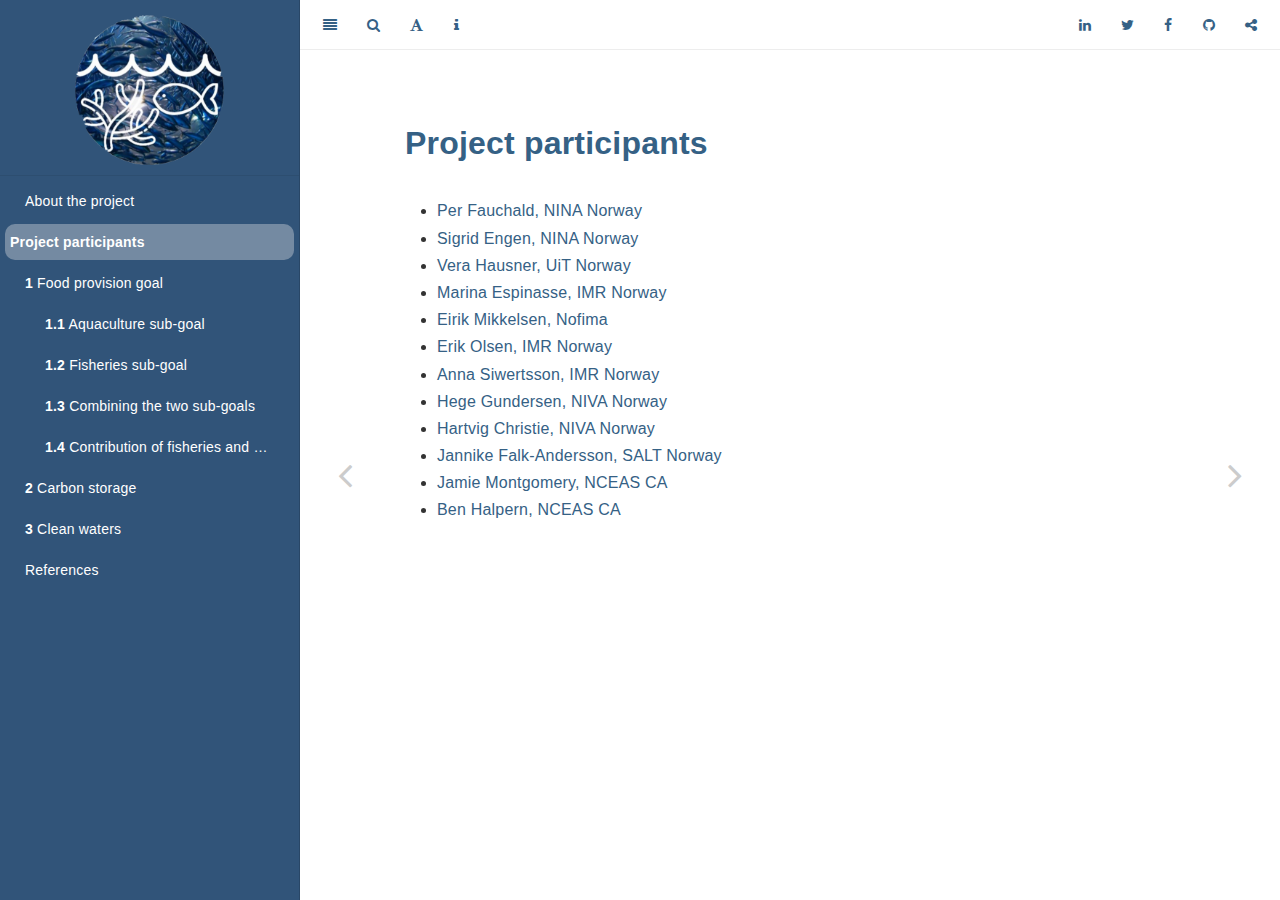
<file: docs/project-participants.html>
<!DOCTYPE html>
<html lang="" xml:lang="">
<head>

  <meta charset="utf-8" />
  <meta http-equiv="X-UA-Compatible" content="IE=edge" />
  <title>Project participants | Ocean Health Index for northern Norway</title>
  <meta name="description" content="Project participants | Ocean Health Index for northern Norway" />
  <meta name="generator" content="bookdown 0.18.1 and GitBook 2.6.7" />

  <meta property="og:title" content="Project participants | Ocean Health Index for northern Norway" />
  <meta property="og:type" content="book" />
  
  
  
  <meta name="github-repo" content="~/github/ohi_norway_bookdown" />

  <meta name="twitter:card" content="summary" />
  <meta name="twitter:title" content="Project participants | Ocean Health Index for northern Norway" />
  
  
  

<meta name="author" content="Marina Espinasse" />


<meta name="date" content="2020-03-13" />

  <meta name="viewport" content="width=device-width, initial-scale=1" />
  <meta name="apple-mobile-web-app-capable" content="yes" />
  <meta name="apple-mobile-web-app-status-bar-style" content="black" />
  
  
<link rel="prev" href="index.html"/>
<link rel="next" href="food.html"/>
<script src="libs/header-attrs-2.1.1/header-attrs.js"></script>
<script src="libs/jquery-2.2.3/jquery.min.js"></script>
<link href="libs/gitbook-2.6.7/css/style.css" rel="stylesheet" />
<link href="libs/gitbook-2.6.7/css/plugin-table.css" rel="stylesheet" />
<link href="libs/gitbook-2.6.7/css/plugin-bookdown.css" rel="stylesheet" />
<link href="libs/gitbook-2.6.7/css/plugin-highlight.css" rel="stylesheet" />
<link href="libs/gitbook-2.6.7/css/plugin-search.css" rel="stylesheet" />
<link href="libs/gitbook-2.6.7/css/plugin-fontsettings.css" rel="stylesheet" />
<link href="libs/gitbook-2.6.7/css/plugin-clipboard.css" rel="stylesheet" />












<link rel="stylesheet" href="style_mca.css" type="text/css" />
<link rel="stylesheet" href="toc_mca.css" type="text/css" />
</head>

<body>



  <div class="book without-animation with-summary font-size-2 font-family-1" data-basepath=".">

    <div class="book-summary">
      <nav role="navigation">

<ul class="summary">
<li><center><img src="pics/logo_ocean.png" alt="logo" width="50%" height="50%"style="margin: 15px 0 0 0"></center></li>

<li class="divider"></li>
<li class="chapter" data-level="" data-path="index.html"><a href="index.html"><i class="fa fa-check"></i>About the project</a></li>
<li class="chapter" data-level="" data-path="project-participants.html"><a href="project-participants.html"><i class="fa fa-check"></i>Project participants</a></li>
<li class="chapter" data-level="1" data-path="food.html"><a href="food.html"><i class="fa fa-check"></i><b>1</b> Food provision goal</a>
<ul>
<li class="chapter" data-level="1.1" data-path="food.html"><a href="food.html#aquaculture-sub-goal"><i class="fa fa-check"></i><b>1.1</b> Aquaculture sub-goal</a>
<ul>
<li class="chapter" data-level="1.1.1" data-path="food.html"><a href="food.html#estimating-sustainable-aquacultlure"><i class="fa fa-check"></i><b>1.1.1</b> Estimating sustainable aquacultlure</a></li>
</ul></li>
<li class="chapter" data-level="1.2" data-path="food.html"><a href="food.html#fisheries-sub-goal"><i class="fa fa-check"></i><b>1.2</b> Fisheries sub-goal</a></li>
<li class="chapter" data-level="1.3" data-path="food.html"><a href="food.html#combining-the-two-sub-goals"><i class="fa fa-check"></i><b>1.3</b> Combining the two sub-goals</a></li>
<li class="chapter" data-level="1.4" data-path="food.html"><a href="food.html#contribution-of-fisheries-and-aquaculture-to-the-total-seafood-production-yield-graphics"><i class="fa fa-check"></i><b>1.4</b> Contribution of fisheries and aquaculture to the total seafood production yield: graphics</a></li>
</ul></li>
<li class="chapter" data-level="2" data-path="carbon.html"><a href="carbon.html"><i class="fa fa-check"></i><b>2</b> Carbon storage</a></li>
<li class="chapter" data-level="3" data-path="cleanwater.html"><a href="cleanwater.html"><i class="fa fa-check"></i><b>3</b> Clean waters</a></li>
<li class="chapter" data-level="" data-path="references.html"><a href="references.html"><i class="fa fa-check"></i>References</a></li>
</ul>

      </nav>
    </div>

    <div class="book-body">
      <div class="body-inner">
        <div class="book-header" role="navigation">
          <h1>
            <i class="fa fa-circle-o-notch fa-spin"></i><a href="./">Ocean Health Index for northern Norway</a>
          </h1>
        </div>

        <div class="page-wrapper" tabindex="-1" role="main">
          <div class="page-inner">

            <section class="normal" id="section-">
<div id="project-participants" class="section level1 unnumbered" number="">
<h1>Project participants</h1>
<ul>
<li><a href="https://www.nina.no/Kontakt/Ansatte/Ansattinformasjon.aspx?AnsattID=18021">Per Fauchald, NINA Norway</a></li>
<li><a href="https://www.nina.no/Kontakt/Ansatte/Ansattinformasjon.aspx?AnsattID=14971">Sigrid Engen, NINA Norway</a></li>
<li><a href="https://en.uit.no/ansatte/person?p_document_id=41154">Vera Hausner, UiT Norway</a></li>
<li><a href="https://github.com/marinaesp">Marina Espinasse, IMR Norway</a></li>
<li><a href="https://nofima.no/en/employee/eirik-mikkelsen/">Eirik Mikkelsen, Nofima</a></li>
<li><a href="https://www.hi.no/hi/om-oss/ansatte/erik-olsen">Erik Olsen, IMR Norway</a></li>
<li><a href="https://www.hi.no/hi/om-oss/ansatte/anna-siwertsson">Anna Siwertsson, IMR Norway</a></li>
<li><a href="https://www.niva.no/Ansatte/hege-gundersen">Hege Gundersen, NIVA Norway</a></li>
<li><a href="https://scholar.google.no/citations?user=WlAVdFEAAAAJ&amp;hl=en">Hartvig Christie, NIVA Norway</a></li>
<li><a href="https://salt.nu/en/about-salt/salt-sailors/#Jannike_Falk-Andersson">Jannike Falk-Andersson, SALT Norway</a></li>
<li><a href="https://www.jamiecmontgomery.com">Jamie Montgomery, NCEAS CA</a></li>
<li><a href="https://www.nceas.ucsb.edu/ben-halpern-director-nceas">Ben Halpern, NCEAS CA</a></li>
</ul>

</div>
            </section>

          </div>
        </div>
      </div>
<a href="index.html" class="navigation navigation-prev " aria-label="Previous page"><i class="fa fa-angle-left"></i></a>
<a href="food.html" class="navigation navigation-next " aria-label="Next page"><i class="fa fa-angle-right"></i></a>
    </div>
  </div>
<script src="libs/gitbook-2.6.7/js/app.min.js"></script>
<script src="libs/gitbook-2.6.7/js/lunr.js"></script>
<script src="libs/gitbook-2.6.7/js/clipboard.min.js"></script>
<script src="libs/gitbook-2.6.7/js/plugin-search.js"></script>
<script src="libs/gitbook-2.6.7/js/plugin-sharing.js"></script>
<script src="libs/gitbook-2.6.7/js/plugin-fontsettings.js"></script>
<script src="libs/gitbook-2.6.7/js/plugin-bookdown.js"></script>
<script src="libs/gitbook-2.6.7/js/jquery.highlight.js"></script>
<script src="libs/gitbook-2.6.7/js/plugin-clipboard.js"></script>
<script>
gitbook.require(["gitbook"], function(gitbook) {
gitbook.start({
"sharing": {
"github": true,
"facebook": true,
"twitter": true,
"linkedin": true,
"weibo": false,
"instapaper": false,
"vk": false,
"all": ["facebook", "twitter", "linkedin", "weibo", "instapaper"]
},
"fontsettings": {
"theme": "white",
"family": "sans",
"size": 2
},
"edit": null,
"history": {
"link": null,
"text": null
},
"view": {
"link": null,
"text": null
},
"download": null,
"toc": {
"collapse": "subsection"
},
"split_by": "none",
"search": true
});
});
</script>

</body>

</html>
</file>
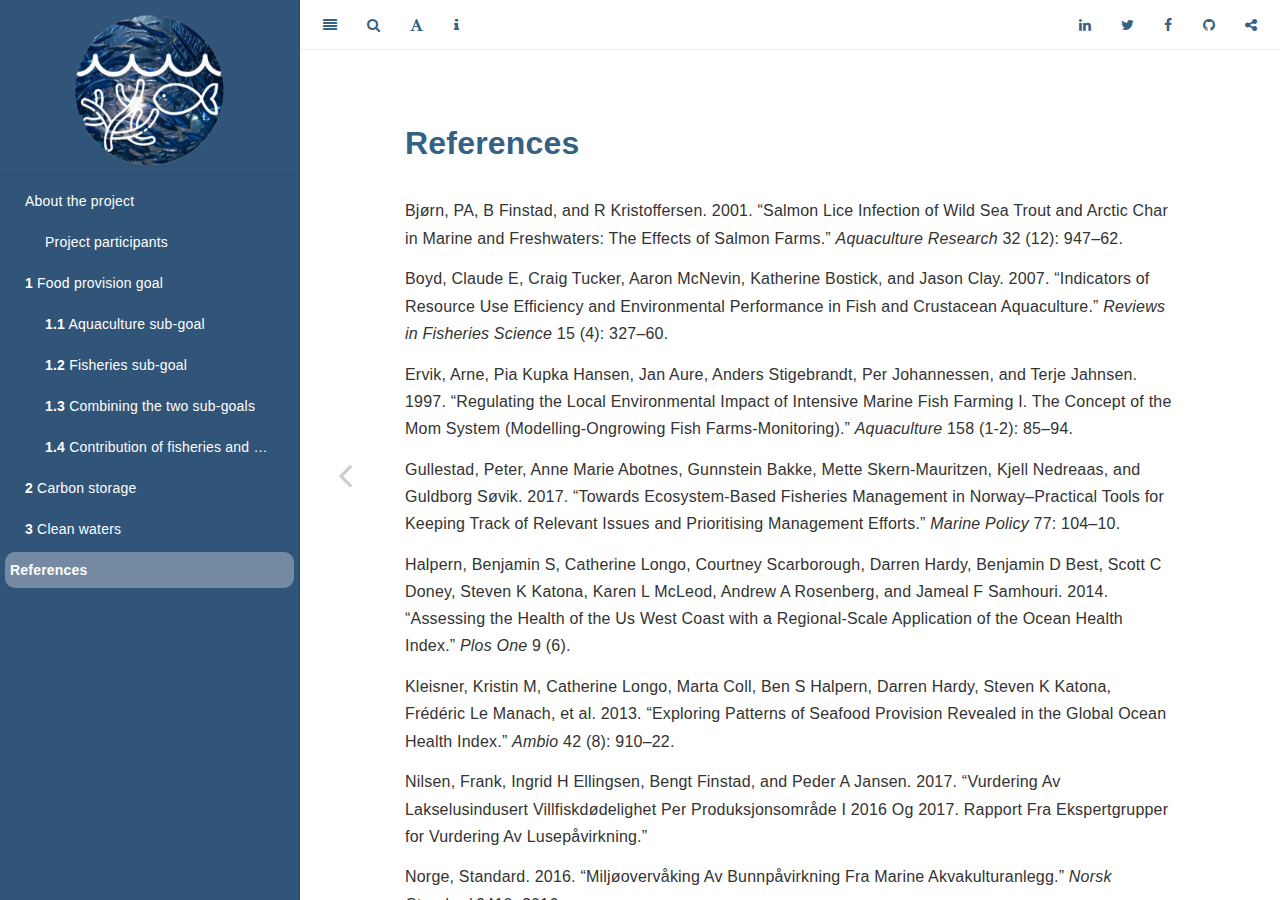
<file: docs/references.html>
<!DOCTYPE html>
<html lang="" xml:lang="">
<head>

  <meta charset="utf-8" />
  <meta http-equiv="X-UA-Compatible" content="IE=edge" />
  <title>References | Ocean Health Index for northern Norway</title>
  <meta name="description" content="References | Ocean Health Index for northern Norway" />
  <meta name="generator" content="bookdown 0.18.1 and GitBook 2.6.7" />

  <meta property="og:title" content="References | Ocean Health Index for northern Norway" />
  <meta property="og:type" content="book" />
  
  
  
  <meta name="github-repo" content="~/github/ohi_norway_bookdown" />

  <meta name="twitter:card" content="summary" />
  <meta name="twitter:title" content="References | Ocean Health Index for northern Norway" />
  
  
  

<meta name="author" content="Marina Espinasse" />


<meta name="date" content="2020-03-13" />

  <meta name="viewport" content="width=device-width, initial-scale=1" />
  <meta name="apple-mobile-web-app-capable" content="yes" />
  <meta name="apple-mobile-web-app-status-bar-style" content="black" />
  
  
<link rel="prev" href="cleanwater.html"/>

<script src="libs/header-attrs-2.1.1/header-attrs.js"></script>
<script src="libs/jquery-2.2.3/jquery.min.js"></script>
<link href="libs/gitbook-2.6.7/css/style.css" rel="stylesheet" />
<link href="libs/gitbook-2.6.7/css/plugin-table.css" rel="stylesheet" />
<link href="libs/gitbook-2.6.7/css/plugin-bookdown.css" rel="stylesheet" />
<link href="libs/gitbook-2.6.7/css/plugin-highlight.css" rel="stylesheet" />
<link href="libs/gitbook-2.6.7/css/plugin-search.css" rel="stylesheet" />
<link href="libs/gitbook-2.6.7/css/plugin-fontsettings.css" rel="stylesheet" />
<link href="libs/gitbook-2.6.7/css/plugin-clipboard.css" rel="stylesheet" />












<link rel="stylesheet" href="style_mca.css" type="text/css" />
<link rel="stylesheet" href="toc_mca.css" type="text/css" />
</head>

<body>



  <div class="book without-animation with-summary font-size-2 font-family-1" data-basepath=".">

    <div class="book-summary">
      <nav role="navigation">

<ul class="summary">
<li><center><img src="pics/logo_ocean.png" alt="logo" width="50%" height="50%"style="margin: 15px 0 0 0"></center></li>

<li class="divider"></li>
<li class="chapter" data-level="" data-path="index.html"><a href="index.html"><i class="fa fa-check"></i>About the project</a>
<ul>
<li class="chapter" data-level="" data-path="index.html"><a href="index.html#project-participants"><i class="fa fa-check"></i>Project participants</a></li>
</ul></li>
<li class="chapter" data-level="1" data-path="food.html"><a href="food.html"><i class="fa fa-check"></i><b>1</b> Food provision goal</a>
<ul>
<li class="chapter" data-level="1.1" data-path="food.html"><a href="food.html#aquaculture-sub-goal"><i class="fa fa-check"></i><b>1.1</b> Aquaculture sub-goal</a>
<ul>
<li class="chapter" data-level="1.1.1" data-path="food.html"><a href="food.html#estimating-sustainable-aquacultlure"><i class="fa fa-check"></i><b>1.1.1</b> Estimating sustainable aquacultlure</a></li>
</ul></li>
<li class="chapter" data-level="1.2" data-path="food.html"><a href="food.html#fisheries-sub-goal"><i class="fa fa-check"></i><b>1.2</b> Fisheries sub-goal</a></li>
<li class="chapter" data-level="1.3" data-path="food.html"><a href="food.html#combining-the-two-sub-goals"><i class="fa fa-check"></i><b>1.3</b> Combining the two sub-goals</a></li>
<li class="chapter" data-level="1.4" data-path="food.html"><a href="food.html#contribution-of-fisheries-and-aquaculture-to-the-total-seafood-production-yield-graphics"><i class="fa fa-check"></i><b>1.4</b> Contribution of fisheries and aquaculture to the total seafood production yield: graphics</a></li>
</ul></li>
<li class="chapter" data-level="2" data-path="carbon.html"><a href="carbon.html"><i class="fa fa-check"></i><b>2</b> Carbon storage</a></li>
<li class="chapter" data-level="3" data-path="cleanwater.html"><a href="cleanwater.html"><i class="fa fa-check"></i><b>3</b> Clean waters</a></li>
<li class="chapter" data-level="" data-path="references.html"><a href="references.html"><i class="fa fa-check"></i>References</a></li>
</ul>

      </nav>
    </div>

    <div class="book-body">
      <div class="body-inner">
        <div class="book-header" role="navigation">
          <h1>
            <i class="fa fa-circle-o-notch fa-spin"></i><a href="./">Ocean Health Index for northern Norway</a>
          </h1>
        </div>

        <div class="page-wrapper" tabindex="-1" role="main">
          <div class="page-inner">

            <section class="normal" id="section-">
<div id="references" class="section level1 unnumbered" number="">
<h1>References</h1>

<div id="refs" class="references hanging-indent">
<div>
<p>Bjørn, PA, B Finstad, and R Kristoffersen. 2001. “Salmon Lice Infection of Wild Sea Trout and Arctic Char in Marine and Freshwaters: The Effects of Salmon Farms.” <em>Aquaculture Research</em> 32 (12): 947–62.</p>
</div>
<div>
<p>Boyd, Claude E, Craig Tucker, Aaron McNevin, Katherine Bostick, and Jason Clay. 2007. “Indicators of Resource Use Efficiency and Environmental Performance in Fish and Crustacean Aquaculture.” <em>Reviews in Fisheries Science</em> 15 (4): 327–60.</p>
</div>
<div>
<p>Ervik, Arne, Pia Kupka Hansen, Jan Aure, Anders Stigebrandt, Per Johannessen, and Terje Jahnsen. 1997. “Regulating the Local Environmental Impact of Intensive Marine Fish Farming I. The Concept of the Mom System (Modelling-Ongrowing Fish Farms-Monitoring).” <em>Aquaculture</em> 158 (1-2): 85–94.</p>
</div>
<div>
<p>Gullestad, Peter, Anne Marie Abotnes, Gunnstein Bakke, Mette Skern-Mauritzen, Kjell Nedreaas, and Guldborg Søvik. 2017. “Towards Ecosystem-Based Fisheries Management in Norway–Practical Tools for Keeping Track of Relevant Issues and Prioritising Management Efforts.” <em>Marine Policy</em> 77: 104–10.</p>
</div>
<div>
<p>Halpern, Benjamin S, Catherine Longo, Courtney Scarborough, Darren Hardy, Benjamin D Best, Scott C Doney, Steven K Katona, Karen L McLeod, Andrew A Rosenberg, and Jameal F Samhouri. 2014. “Assessing the Health of the Us West Coast with a Regional-Scale Application of the Ocean Health Index.” <em>Plos One</em> 9 (6).</p>
</div>
<div>
<p>Kleisner, Kristin M, Catherine Longo, Marta Coll, Ben S Halpern, Darren Hardy, Steven K Katona, Frédéric Le Manach, et al. 2013. “Exploring Patterns of Seafood Provision Revealed in the Global Ocean Health Index.” <em>Ambio</em> 42 (8): 910–22.</p>
</div>
<div>
<p>Nilsen, Frank, Ingrid H Ellingsen, Bengt Finstad, and Peder A Jansen. 2017. “Vurdering Av Lakselusindusert Villfiskdødelighet Per Produksjonsområde I 2016 Og 2017. Rapport Fra Ekspertgrupper for Vurdering Av Lusepåvirkning.”</p>
</div>
<div>
<p>Norge, Standard. 2016. “Miljøovervåking Av Bunnpåvirkning Fra Marine Akvakulturanlegg.” <em>Norsk Standard</em> 9410: 2016.</p>
</div>
<div>
<p>Zeileis, Achim, and Gabor Grothendieck. 2005. “Zoo: S3 Infrastructure for Regular and Irregular Time Series.” <em>arXiv Preprint Math/0505527</em>.</p>
</div>
</div>
</div>
            </section>

          </div>
        </div>
      </div>
<a href="cleanwater.html" class="navigation navigation-prev navigation-unique" aria-label="Previous page"><i class="fa fa-angle-left"></i></a>

    </div>
  </div>
<script src="libs/gitbook-2.6.7/js/app.min.js"></script>
<script src="libs/gitbook-2.6.7/js/lunr.js"></script>
<script src="libs/gitbook-2.6.7/js/clipboard.min.js"></script>
<script src="libs/gitbook-2.6.7/js/plugin-search.js"></script>
<script src="libs/gitbook-2.6.7/js/plugin-sharing.js"></script>
<script src="libs/gitbook-2.6.7/js/plugin-fontsettings.js"></script>
<script src="libs/gitbook-2.6.7/js/plugin-bookdown.js"></script>
<script src="libs/gitbook-2.6.7/js/jquery.highlight.js"></script>
<script src="libs/gitbook-2.6.7/js/plugin-clipboard.js"></script>
<script>
gitbook.require(["gitbook"], function(gitbook) {
gitbook.start({
"sharing": {
"github": true,
"facebook": true,
"twitter": true,
"linkedin": true,
"weibo": false,
"instapaper": false,
"vk": false,
"all": ["facebook", "twitter", "linkedin", "weibo", "instapaper"]
},
"fontsettings": {
"theme": "white",
"family": "sans",
"size": 2
},
"edit": null,
"history": {
"link": null,
"text": null
},
"view": {
"link": null,
"text": null
},
"download": null,
"toc": {
"collapse": "subsection"
},
"split_by": "none",
"search": true
});
});
</script>

<!-- dynamically load mathjax for compatibility with self-contained -->
<script>
  (function () {
    var script = document.createElement("script");
    script.type = "text/javascript";
    var src = "true";
    if (src === "" || src === "true") src = "https://mathjax.rstudio.com/latest/MathJax.js?config=TeX-MML-AM_CHTML";
    if (location.protocol !== "file:")
      if (/^https?:/.test(src))
        src = src.replace(/^https?:/, '');
    script.src = src;
    document.getElementsByTagName("head")[0].appendChild(script);
  })();
</script>
</body>

</html>
</file>
<file: docs/libs/gitbook-2.6.7/css/plugin-table.css>
.book .book-body .page-wrapper .page-inner section.normal table{display:table;width:100%;border-collapse:collapse;border-spacing:0;overflow:auto}.book .book-body .page-wrapper .page-inner section.normal table td,.book .book-body .page-wrapper .page-inner section.normal table th{padding:6px 13px;border:1px solid #ddd}.book .book-body .page-wrapper .page-inner section.normal table tr{background-color:#fff;border-top:1px solid #ccc}.book .book-body .page-wrapper .page-inner section.normal table tr:nth-child(2n){background-color:#f8f8f8}.book .book-body .page-wrapper .page-inner section.normal table th{font-weight:700}
</file>
<file: docs/libs/gitbook-2.6.7/css/plugin-bookdown.css>
.book .book-header h1 {
  padding-left: 20px;
  padding-right: 20px;
}
.book .book-header.fixed {
  position: fixed;
  right: 0;
  top: 0;
  left: 0;
  border-bottom: 1px solid rgba(0,0,0,.07);
}
span.search-highlight {
  background-color: #ffff88;
}
@media (min-width: 600px) {
  .book.with-summary .book-header.fixed {
    left: 300px;
  }
}
@media (max-width: 1240px) {
  .book .book-body.fixed {
    top: 50px;
  }
  .book .book-body.fixed .body-inner {
    top: auto;
  }
}
@media (max-width: 600px) {
  .book.with-summary .book-header.fixed {
    left: calc(100% - 60px);
    min-width: 300px;
  }
  .book.with-summary .book-body {
    transform: none;
    left: calc(100% - 60px);
    min-width: 300px;
  }
  .book .book-body.fixed {
    top: 0;
  }
}

.book .book-body.fixed .body-inner {
  top: 50px;
}
.book .book-body .page-wrapper .page-inner section.normal sub, .book .book-body .page-wrapper .page-inner section.normal sup {
  font-size: 85%;
}

@media print {
  .book .book-summary, .book .book-body .book-header, .fa {
    display: none !important;
  }
  .book .book-body.fixed {
    left: 0px;
  }
  .book .book-body,.book .book-body .body-inner, .book.with-summary {
    overflow: visible !important;
  }
}
.kable_wrapper {
  border-spacing: 20px 0;
  border-collapse: separate;
  border: none;
  margin: auto;
}
.kable_wrapper > tbody > tr > td {
  vertical-align: top;
}
.book .book-body .page-wrapper .page-inner section.normal table tr.header {
  border-top-width: 2px;
}
.book .book-body .page-wrapper .page-inner section.normal table tr:last-child td {
  border-bottom-width: 2px;
}
.book .book-body .page-wrapper .page-inner section.normal table td, .book .book-body .page-wrapper .page-inner section.normal table th {
  border-left: none;
  border-right: none;
}
.book .book-body .page-wrapper .page-inner section.normal table.kable_wrapper > tbody > tr, .book .book-body .page-wrapper .page-inner section.normal table.kable_wrapper > tbody > tr > td {
  border-top: none;
}
.book .book-body .page-wrapper .page-inner section.normal table.kable_wrapper > tbody > tr:last-child > td {
    border-bottom: none;
}

div.theorem, div.lemma, div.corollary, div.proposition, div.conjecture {
  font-style: italic;
}
span.theorem, span.lemma, span.corollary, span.proposition, span.conjecture {
  font-style: normal;
}
div.proof:after {
  content: "\25a2";
  float: right;
}
.header-section-number {
  padding-right: .5em;
}
</file>
<file: docs/libs/gitbook-2.6.7/css/plugin-highlight.css>
.book .book-body .page-wrapper .page-inner section.normal pre,
.book .book-body .page-wrapper .page-inner section.normal code {
  /* http://jmblog.github.com/color-themes-for-google-code-highlightjs */
  /* Tomorrow Comment */
  /* Tomorrow Red */
  /* Tomorrow Orange */
  /* Tomorrow Yellow */
  /* Tomorrow Green */
  /* Tomorrow Aqua */
  /* Tomorrow Blue */
  /* Tomorrow Purple */
}
.book .book-body .page-wrapper .page-inner section.normal pre .hljs-comment,
.book .book-body .page-wrapper .page-inner section.normal code .hljs-comment,
.book .book-body .page-wrapper .page-inner section.normal pre .hljs-title,
.book .book-body .page-wrapper .page-inner section.normal code .hljs-title {
  color: #8e908c;
}
.book .book-body .page-wrapper .page-inner section.normal pre .hljs-variable,
.book .book-body .page-wrapper .page-inner section.normal code .hljs-variable,
.book .book-body .page-wrapper .page-inner section.normal pre .hljs-attribute,
.book .book-body .page-wrapper .page-inner section.normal code .hljs-attribute,
.book .book-body .page-wrapper .page-inner section.normal pre .hljs-tag,
.book .book-body .page-wrapper .page-inner section.normal code .hljs-tag,
.book .book-body .page-wrapper .page-inner section.normal pre .hljs-regexp,
.book .book-body .page-wrapper .page-inner section.normal code .hljs-regexp,
.book .book-body .page-wrapper .page-inner section.normal pre .ruby .hljs-constant,
.book .book-body .page-wrapper .page-inner section.normal code .ruby .hljs-constant,
.book .book-body .page-wrapper .page-inner section.normal pre .xml .hljs-tag .hljs-title,
.book .book-body .page-wrapper .page-inner section.normal code .xml .hljs-tag .hljs-title,
.book .book-body .page-wrapper .page-inner section.normal pre .xml .hljs-pi,
.book .book-body .page-wrapper .page-inner section.normal code .xml .hljs-pi,
.book .book-body .page-wrapper .page-inner section.normal pre .xml .hljs-doctype,
.book .book-body .page-wrapper .page-inner section.normal code .xml .hljs-doctype,
.book .book-body .page-wrapper .page-inner section.normal pre .html .hljs-doctype,
.book .book-body .page-wrapper .page-inner section.normal code .html .hljs-doctype,
.book .book-body .page-wrapper .page-inner section.normal pre .css .hljs-id,
.book .book-body .page-wrapper .page-inner section.normal code .css .hljs-id,
.book .book-body .page-wrapper .page-inner section.normal pre .css .hljs-class,
.book .book-body .page-wrapper .page-inner section.normal code .css .hljs-class,
.book .book-body .page-wrapper .page-inner section.normal pre .css .hljs-pseudo,
.book .book-body .page-wrapper .page-inner section.normal code .css .hljs-pseudo {
  color: #c82829;
}
.book .book-body .page-wrapper .page-inner section.normal pre .hljs-number,
.book .book-body .page-wrapper .page-inner section.normal code .hljs-number,
.book .book-body .page-wrapper .page-inner section.normal pre .hljs-preprocessor,
.book .book-body .page-wrapper .page-inner section.normal code .hljs-preprocessor,
.book .book-body .page-wrapper .page-inner section.normal pre .hljs-pragma,
.book .book-body .page-wrapper .page-inner section.normal code .hljs-pragma,
.book .book-body .page-wrapper .page-inner section.normal pre .hljs-built_in,
.book .book-body .page-wrapper .page-inner section.normal code .hljs-built_in,
.book .book-body .page-wrapper .page-inner section.normal pre .hljs-literal,
.book .book-body .page-wrapper .page-inner section.normal code .hljs-literal,
.book .book-body .page-wrapper .page-inner section.normal pre .hljs-params,
.book .book-body .page-wrapper .page-inner section.normal code .hljs-params,
.book .book-body .page-wrapper .page-inner section.normal pre .hljs-constant,
.book .book-body .page-wrapper .page-inner section.normal code .hljs-constant {
  color: #f5871f;
}
.book .book-body .page-wrapper .page-inner section.normal pre .ruby .hljs-class .hljs-title,
.book .book-body .page-wrapper .page-inner section.normal code .ruby .hljs-class .hljs-title,
.book .book-body .page-wrapper .page-inner section.normal pre .css .hljs-rules .hljs-attribute,
.book .book-body .page-wrapper .page-inner section.normal code .css .hljs-rules .hljs-attribute {
  color: #eab700;
}
.book .book-body .page-wrapper .page-inner section.normal pre .hljs-string,
.book .book-body .page-wrapper .page-inner section.normal code .hljs-string,
.book .book-body .page-wrapper .page-inner section.normal pre .hljs-value,
.book .book-body .page-wrapper .page-inner section.normal code .hljs-value,
.book .book-body .page-wrapper .page-inner section.normal pre .hljs-inheritance,
.book .book-body .page-wrapper .page-inner section.normal code .hljs-inheritance,
.book .book-body .page-wrapper .page-inner section.normal pre .hljs-header,
.book .book-body .page-wrapper .page-inner section.normal code .hljs-header,
.book .book-body .page-wrapper .page-inner section.normal pre .ruby .hljs-symbol,
.book .book-body .page-wrapper .page-inner section.normal code .ruby .hljs-symbol,
.book .book-body .page-wrapper .page-inner section.normal pre .xml .hljs-cdata,
.book .book-body .page-wrapper .page-inner section.normal code .xml .hljs-cdata {
  color: #718c00;
}
.book .book-body .page-wrapper .page-inner section.normal pre .css .hljs-hexcolor,
.book .book-body .page-wrapper .page-inner section.normal code .css .hljs-hexcolor {
  color: #3e999f;
}
.book .book-body .page-wrapper .page-inner section.normal pre .hljs-function,
.book .book-body .page-wrapper .page-inner section.normal code .hljs-function,
.book .book-body .page-wrapper .page-inner section.normal pre .python .hljs-decorator,
.book .book-body .page-wrapper .page-inner section.normal code .python .hljs-decorator,
.book .book-body .page-wrapper .page-inner section.normal pre .python .hljs-title,
.book .book-body .page-wrapper .page-inner section.normal code .python .hljs-title,
.book .book-body .page-wrapper .page-inner section.normal pre .ruby .hljs-function .hljs-title,
.book .book-body .page-wrapper .page-inner section.normal code .ruby .hljs-function .hljs-title,
.book .book-body .page-wrapper .page-inner section.normal pre .ruby .hljs-title .hljs-keyword,
.book .book-body .page-wrapper .page-inner section.normal code .ruby .hljs-title .hljs-keyword,
.book .book-body .page-wrapper .page-inner section.normal pre .perl .hljs-sub,
.book .book-body .page-wrapper .page-inner section.normal code .perl .hljs-sub,
.book .book-body .page-wrapper .page-inner section.normal pre .javascript .hljs-title,
.book .book-body .page-wrapper .page-inner section.normal code .javascript .hljs-title,
.book .book-body .page-wrapper .page-inner section.normal pre .coffeescript .hljs-title,
.book .book-body .page-wrapper .page-inner section.normal code .coffeescript .hljs-title {
  color: #4271ae;
}
.book .book-body .page-wrapper .page-inner section.normal pre .hljs-keyword,
.book .book-body .page-wrapper .page-inner section.normal code .hljs-keyword,
.book .book-body .page-wrapper .page-inner section.normal pre .javascript .hljs-function,
.book .book-body .page-wrapper .page-inner section.normal code .javascript .hljs-function {
  color: #8959a8;
}
.book .book-body .page-wrapper .page-inner section.normal pre .hljs,
.book .book-body .page-wrapper .page-inner section.normal code .hljs {
  display: block;
  background: white;
  color: #4d4d4c;
  padding: 0.5em;
}
.book .book-body .page-wrapper .page-inner section.normal pre .coffeescript .javascript,
.book .book-body .page-wrapper .page-inner section.normal code .coffeescript .javascript,
.book .book-body .page-wrapper .page-inner section.normal pre .javascript .xml,
.book .book-body .page-wrapper .page-inner section.normal code .javascript .xml,
.book .book-body .page-wrapper .page-inner section.normal pre .tex .hljs-formula,
.book .book-body .page-wrapper .page-inner section.normal code .tex .hljs-formula,
.book .book-body .page-wrapper .page-inner section.normal pre .xml .javascript,
.book .book-body .page-wrapper .page-inner section.normal code .xml .javascript,
.book .book-body .page-wrapper .page-inner section.normal pre .xml .vbscript,
.book .book-body .page-wrapper .page-inner section.normal code .xml .vbscript,
.book .book-body .page-wrapper .page-inner section.normal pre .xml .css,
.book .book-body .page-wrapper .page-inner section.normal code .xml .css,
.book .book-body .page-wrapper .page-inner section.normal pre .xml .hljs-cdata,
.book .book-body .page-wrapper .page-inner section.normal code .xml .hljs-cdata {
  opacity: 0.5;
}
.book.color-theme-1 .book-body .page-wrapper .page-inner section.normal pre,
.book.color-theme-1 .book-body .page-wrapper .page-inner section.normal code {
  /*

Orginal Style from ethanschoonover.com/solarized (c) Jeremy Hull <sourdrums@gmail.com>

*/
  /* Solarized Green */
  /* Solarized Cyan */
  /* Solarized Blue */
  /* Solarized Yellow */
  /* Solarized Orange */
  /* Solarized Red */
  /* Solarized Violet */
}
.book.color-theme-1 .book-body .page-wrapper .page-inner section.normal pre .hljs,
.book.color-theme-1 .book-body .page-wrapper .page-inner section.normal code .hljs {
  display: block;
  padding: 0.5em;
  background: #fdf6e3;
  color: #657b83;
}
.book.color-theme-1 .book-body .page-wrapper .page-inner section.normal pre .hljs-comment,
.book.color-theme-1 .book-body .page-wrapper .page-inner section.normal code .hljs-comment,
.book.color-theme-1 .book-body .page-wrapper .page-inner section.normal pre .hljs-template_comment,
.book.color-theme-1 .book-body .page-wrapper .page-inner section.normal code .hljs-template_comment,
.book.color-theme-1 .book-body .page-wrapper .page-inner section.normal pre .diff .hljs-header,
.book.color-theme-1 .book-body .page-wrapper .page-inner section.normal code .diff .hljs-header,
.book.color-theme-1 .book-body .page-wrapper .page-inner section.normal pre .hljs-doctype,
.book.color-theme-1 .book-body .page-wrapper .page-inner section.normal code .hljs-doctype,
.book.color-theme-1 .book-body .page-wrapper .page-inner section.normal pre .hljs-pi,
.book.color-theme-1 .book-body .page-wrapper .page-inner section.normal code .hljs-pi,
.book.color-theme-1 .book-body .page-wrapper .page-inner section.normal pre .lisp .hljs-string,
.book.color-theme-1 .book-body .page-wrapper .page-inner section.normal code .lisp .hljs-string,
.book.color-theme-1 .book-body .page-wrapper .page-inner section.normal pre .hljs-javadoc,
.book.color-theme-1 .book-body .page-wrapper .page-inner section.normal code .hljs-javadoc {
  color: #93a1a1;
}
.book.color-theme-1 .book-body .page-wrapper .page-inner section.normal pre .hljs-keyword,
.book.color-theme-1 .book-body .page-wrapper .page-inner section.normal code .hljs-keyword,
.book.color-theme-1 .book-body .page-wrapper .page-inner section.normal pre .hljs-winutils,
.book.color-theme-1 .book-body .page-wrapper .page-inner section.normal code .hljs-winutils,
.book.color-theme-1 .book-body .page-wrapper .page-inner section.normal pre .method,
.book.color-theme-1 .book-body .page-wrapper .page-inner section.normal code .method,
.book.color-theme-1 .book-body .page-wrapper .page-inner section.normal pre .hljs-addition,
.book.color-theme-1 .book-body .page-wrapper .page-inner section.normal code .hljs-addition,
.book.color-theme-1 .book-body .page-wrapper .page-inner section.normal pre .css .hljs-tag,
.book.color-theme-1 .book-body .page-wrapper .page-inner section.normal code .css .hljs-tag,
.book.color-theme-1 .book-body .page-wrapper .page-inner section.normal pre .hljs-request,
.book.color-theme-1 .book-body .page-wrapper .page-inner section.normal code .hljs-request,
.book.color-theme-1 .book-body .page-wrapper .page-inner section.normal pre .hljs-status,
.book.color-theme-1 .book-body .page-wrapper .page-inner section.normal code .hljs-status,
.book.color-theme-1 .book-body .page-wrapper .page-inner section.normal pre .nginx .hljs-title,
.book.color-theme-1 .book-body .page-wrapper .page-inner section.normal code .nginx .hljs-title {
  color: #859900;
}
.book.color-theme-1 .book-body .page-wrapper .page-inner section.normal pre .hljs-number,
.book.color-theme-1 .book-body .page-wrapper .page-inner section.normal code .hljs-number,
.book.color-theme-1 .book-body .page-wrapper .page-inner section.normal pre .hljs-command,
.book.color-theme-1 .book-body .page-wrapper .page-inner section.normal code .hljs-command,
.book.color-theme-1 .book-body .page-wrapper .page-inner section.normal pre .hljs-string,
.book.color-theme-1 .book-body .page-wrapper .page-inner section.normal code .hljs-string,
.book.color-theme-1 .book-body .page-wrapper .page-inner section.normal pre .hljs-tag .hljs-value,
.book.color-theme-1 .book-body .page-wrapper .page-inner section.normal code .hljs-tag .hljs-value,
.book.color-theme-1 .book-body .page-wrapper .page-inner section.normal pre .hljs-rules .hljs-value,
.book.color-theme-1 .book-body .page-wrapper .page-inner section.normal code .hljs-rules .hljs-value,
.book.color-theme-1 .book-body .page-wrapper .page-inner section.normal pre .hljs-phpdoc,
.book.color-theme-1 .book-body .page-wrapper .page-inner section.normal code .hljs-phpdoc,
.book.color-theme-1 .book-body .page-wrapper .page-inner section.normal pre .tex .hljs-formula,
.book.color-theme-1 .book-body .page-wrapper .page-inner section.normal code .tex .hljs-formula,
.book.color-theme-1 .book-body .page-wrapper .page-inner section.normal pre .hljs-regexp,
.book.color-theme-1 .book-body .page-wrapper .page-inner section.normal code .hljs-regexp,
.book.color-theme-1 .book-body .page-wrapper .page-inner section.normal pre .hljs-hexcolor,
.book.color-theme-1 .book-body .page-wrapper .page-inner section.normal code .hljs-hexcolor,
.book.color-theme-1 .book-body .page-wrapper .page-inner section.normal pre .hljs-link_url,
.book.color-theme-1 .book-body .page-wrapper .page-inner section.normal code .hljs-link_url {
  color: #2aa198;
}
.book.color-theme-1 .book-body .page-wrapper .page-inner section.normal pre .hljs-title,
.book.color-theme-1 .book-body .page-wrapper .page-inner section.normal code .hljs-title,
.book.color-theme-1 .book-body .page-wrapper .page-inner section.normal pre .hljs-localvars,
.book.color-theme-1 .book-body .page-wrapper .page-inner section.normal code .hljs-localvars,
.book.color-theme-1 .book-body .page-wrapper .page-inner section.normal pre .hljs-chunk,
.book.color-theme-1 .book-body .page-wrapper .page-inner section.normal code .hljs-chunk,
.book.color-theme-1 .book-body .page-wrapper .page-inner section.normal pre .hljs-decorator,
.book.color-theme-1 .book-body .page-wrapper .page-inner section.normal code .hljs-decorator,
.book.color-theme-1 .book-body .page-wrapper .page-inner section.normal pre .hljs-built_in,
.book.color-theme-1 .book-body .page-wrapper .page-inner section.normal code .hljs-built_in,
.book.color-theme-1 .book-body .page-wrapper .page-inner section.normal pre .hljs-identifier,
.book.color-theme-1 .book-body .page-wrapper .page-inner section.normal code .hljs-identifier,
.book.color-theme-1 .book-body .page-wrapper .page-inner section.normal pre .vhdl .hljs-literal,
.book.color-theme-1 .book-body .page-wrapper .page-inner section.normal code .vhdl .hljs-literal,
.book.color-theme-1 .book-body .page-wrapper .page-inner section.normal pre .hljs-id,
.book.color-theme-1 .book-body .page-wrapper .page-inner section.normal code .hljs-id,
.book.color-theme-1 .book-body .page-wrapper .page-inner section.normal pre .css .hljs-function,
.book.color-theme-1 .book-body .page-wrapper .page-inner section.normal code .css .hljs-function {
  color: #268bd2;
}
.book.color-theme-1 .book-body .page-wrapper .page-inner section.normal pre .hljs-attribute,
.book.color-theme-1 .book-body .page-wrapper .page-inner section.normal code .hljs-attribute,
.book.color-theme-1 .book-body .page-wrapper .page-inner section.normal pre .hljs-variable,
.book.color-theme-1 .book-body .page-wrapper .page-inner section.normal code .hljs-variable,
.book.color-theme-1 .book-body .page-wrapper .page-inner section.normal pre .lisp .hljs-body,
.book.color-theme-1 .book-body .page-wrapper .page-inner section.normal code .lisp .hljs-body,
.book.color-theme-1 .book-body .page-wrapper .page-inner section.normal pre .smalltalk .hljs-number,
.book.color-theme-1 .book-body .page-wrapper .page-inner section.normal code .smalltalk .hljs-number,
.book.color-theme-1 .book-body .page-wrapper .page-inner section.normal pre .hljs-constant,
.book.color-theme-1 .book-body .page-wrapper .page-inner section.normal code .hljs-constant,
.book.color-theme-1 .book-body .page-wrapper .page-inner section.normal pre .hljs-class .hljs-title,
.book.color-theme-1 .book-body .page-wrapper .page-inner section.normal code .hljs-class .hljs-title,
.book.color-theme-1 .book-body .page-wrapper .page-inner section.normal pre .hljs-parent,
.book.color-theme-1 .book-body .page-wrapper .page-inner section.normal code .hljs-parent,
.book.color-theme-1 .book-body .page-wrapper .page-inner section.normal pre .haskell .hljs-type,
.book.color-theme-1 .book-body .page-wrapper .page-inner section.normal code .haskell .hljs-type,
.book.color-theme-1 .book-body .page-wrapper .page-inner section.normal pre .hljs-link_reference,
.book.color-theme-1 .book-body .page-wrapper .page-inner section.normal code .hljs-link_reference {
  color: #b58900;
}
.book.color-theme-1 .book-body .page-wrapper .page-inner section.normal pre .hljs-preprocessor,
.book.color-theme-1 .book-body .page-wrapper .page-inner section.normal code .hljs-preprocessor,
.book.color-theme-1 .book-body .page-wrapper .page-inner section.normal pre .hljs-preprocessor .hljs-keyword,
.book.color-theme-1 .book-body .page-wrapper .page-inner section.normal code .hljs-preprocessor .hljs-keyword,
.book.color-theme-1 .book-body .page-wrapper .page-inner section.normal pre .hljs-pragma,
.book.color-theme-1 .book-body .page-wrapper .page-inner section.normal code .hljs-pragma,
.book.color-theme-1 .book-body .page-wrapper .page-inner section.normal pre .hljs-shebang,
.book.color-theme-1 .book-body .page-wrapper .page-inner section.normal code .hljs-shebang,
.book.color-theme-1 .book-body .page-wrapper .page-inner section.normal pre .hljs-symbol,
.book.color-theme-1 .book-body .page-wrapper .page-inner section.normal code .hljs-symbol,
.book.color-theme-1 .book-body .page-wrapper .page-inner section.normal pre .hljs-symbol .hljs-string,
.book.color-theme-1 .book-body .page-wrapper .page-inner section.normal code .hljs-symbol .hljs-string,
.book.color-theme-1 .book-body .page-wrapper .page-inner section.normal pre .diff .hljs-change,
.book.color-theme-1 .book-body .page-wrapper .page-inner section.normal code .diff .hljs-change,
.book.color-theme-1 .book-body .page-wrapper .page-inner section.normal pre .hljs-special,
.book.color-theme-1 .book-body .page-wrapper .page-inner section.normal code .hljs-special,
.book.color-theme-1 .book-body .page-wrapper .page-inner section.normal pre .hljs-attr_selector,
.book.color-theme-1 .book-body .page-wrapper .page-inner section.normal code .hljs-attr_selector,
.book.color-theme-1 .book-body .page-wrapper .page-inner section.normal pre .hljs-subst,
.book.color-theme-1 .book-body .page-wrapper .page-inner section.normal code .hljs-subst,
.book.color-theme-1 .book-body .page-wrapper .page-inner section.normal pre .hljs-cdata,
.book.color-theme-1 .book-body .page-wrapper .page-inner section.normal code .hljs-cdata,
.book.color-theme-1 .book-body .page-wrapper .page-inner section.normal pre .clojure .hljs-title,
.book.color-theme-1 .book-body .page-wrapper .page-inner section.normal code .clojure .hljs-title,
.book.color-theme-1 .book-body .page-wrapper .page-inner section.normal pre .css .hljs-pseudo,
.book.color-theme-1 .book-body .page-wrapper .page-inner section.normal code .css .hljs-pseudo,
.book.color-theme-1 .book-body .page-wrapper .page-inner section.normal pre .hljs-header,
.book.color-theme-1 .book-body .page-wrapper .page-inner section.normal code .hljs-header {
  color: #cb4b16;
}
.book.color-theme-1 .book-body .page-wrapper .page-inner section.normal pre .hljs-deletion,
.book.color-theme-1 .book-body .page-wrapper .page-inner section.normal code .hljs-deletion,
.book.color-theme-1 .book-body .page-wrapper .page-inner section.normal pre .hljs-important,
.book.color-theme-1 .book-body .page-wrapper .page-inner section.normal code .hljs-important {
  color: #dc322f;
}
.book.color-theme-1 .book-body .page-wrapper .page-inner section.normal pre .hljs-link_label,
.book.color-theme-1 .book-body .page-wrapper .page-inner section.normal code .hljs-link_label {
  color: #6c71c4;
}
.book.color-theme-1 .book-body .page-wrapper .page-inner section.normal pre .tex .hljs-formula,
.book.color-theme-1 .book-body .page-wrapper .page-inner section.normal code .tex .hljs-formula {
  background: #eee8d5;
}
.book.color-theme-2 .book-body .page-wrapper .page-inner section.normal pre,
.book.color-theme-2 .book-body .page-wrapper .page-inner section.normal code {
  /* Tomorrow Night Bright Theme */
  /* Original theme - https://github.com/chriskempson/tomorrow-theme */
  /* http://jmblog.github.com/color-themes-for-google-code-highlightjs */
  /* Tomorrow Comment */
  /* Tomorrow Red */
  /* Tomorrow Orange */
  /* Tomorrow Yellow */
  /* Tomorrow Green */
  /* Tomorrow Aqua */
  /* Tomorrow Blue */
  /* Tomorrow Purple */
}
.book.color-theme-2 .book-body .page-wrapper .page-inner section.normal pre .hljs-comment,
.book.color-theme-2 .book-body .page-wrapper .page-inner section.normal code .hljs-comment,
.book.color-theme-2 .book-body .page-wrapper .page-inner section.normal pre .hljs-title,
.book.color-theme-2 .book-body .page-wrapper .page-inner section.normal code .hljs-title {
  color: #969896;
}
.book.color-theme-2 .book-body .page-wrapper .page-inner section.normal pre .hljs-variable,
.book.color-theme-2 .book-body .page-wrapper .page-inner section.normal code .hljs-variable,
.book.color-theme-2 .book-body .page-wrapper .page-inner section.normal pre .hljs-attribute,
.book.color-theme-2 .book-body .page-wrapper .page-inner section.normal code .hljs-attribute,
.book.color-theme-2 .book-body .page-wrapper .page-inner section.normal pre .hljs-tag,
.book.color-theme-2 .book-body .page-wrapper .page-inner section.normal code .hljs-tag,
.book.color-theme-2 .book-body .page-wrapper .page-inner section.normal pre .hljs-regexp,
.book.color-theme-2 .book-body .page-wrapper .page-inner section.normal code .hljs-regexp,
.book.color-theme-2 .book-body .page-wrapper .page-inner section.normal pre .ruby .hljs-constant,
.book.color-theme-2 .book-body .page-wrapper .page-inner section.normal code .ruby .hljs-constant,
.book.color-theme-2 .book-body .page-wrapper .page-inner section.normal pre .xml .hljs-tag .hljs-title,
.book.color-theme-2 .book-body .page-wrapper .page-inner section.normal code .xml .hljs-tag .hljs-title,
.book.color-theme-2 .book-body .page-wrapper .page-inner section.normal pre .xml .hljs-pi,
.book.color-theme-2 .book-body .page-wrapper .page-inner section.normal code .xml .hljs-pi,
.book.color-theme-2 .book-body .page-wrapper .page-inner section.normal pre .xml .hljs-doctype,
.book.color-theme-2 .book-body .page-wrapper .page-inner section.normal code .xml .hljs-doctype,
.book.color-theme-2 .book-body .page-wrapper .page-inner section.normal pre .html .hljs-doctype,
.book.color-theme-2 .book-body .page-wrapper .page-inner section.normal code .html .hljs-doctype,
.book.color-theme-2 .book-body .page-wrapper .page-inner section.normal pre .css .hljs-id,
.book.color-theme-2 .book-body .page-wrapper .page-inner section.normal code .css .hljs-id,
.book.color-theme-2 .book-body .page-wrapper .page-inner section.normal pre .css .hljs-class,
.book.color-theme-2 .book-body .page-wrapper .page-inner section.normal code .css .hljs-class,
.book.color-theme-2 .book-body .page-wrapper .page-inner section.normal pre .css .hljs-pseudo,
.book.color-theme-2 .book-body .page-wrapper .page-inner section.normal code .css .hljs-pseudo {
  color: #d54e53;
}
.book.color-theme-2 .book-body .page-wrapper .page-inner section.normal pre .hljs-number,
.book.color-theme-2 .book-body .page-wrapper .page-inner section.normal code .hljs-number,
.book.color-theme-2 .book-body .page-wrapper .page-inner section.normal pre .hljs-preprocessor,
.book.color-theme-2 .book-body .page-wrapper .page-inner section.normal code .hljs-preprocessor,
.book.color-theme-2 .book-body .page-wrapper .page-inner section.normal pre .hljs-pragma,
.book.color-theme-2 .book-body .page-wrapper .page-inner section.normal code .hljs-pragma,
.book.color-theme-2 .book-body .page-wrapper .page-inner section.normal pre .hljs-built_in,
.book.color-theme-2 .book-body .page-wrapper .page-inner section.normal code .hljs-built_in,
.book.color-theme-2 .book-body .page-wrapper .page-inner section.normal pre .hljs-literal,
.book.color-theme-2 .book-body .page-wrapper .page-inner section.normal code .hljs-literal,
.book.color-theme-2 .book-body .page-wrapper .page-inner section.normal pre .hljs-params,
.book.color-theme-2 .book-body .page-wrapper .page-inner section.normal code .hljs-params,
.book.color-theme-2 .book-body .page-wrapper .page-inner section.normal pre .hljs-constant,
.book.color-theme-2 .book-body .page-wrapper .page-inner section.normal code .hljs-constant {
  color: #e78c45;
}
.book.color-theme-2 .book-body .page-wrapper .page-inner section.normal pre .ruby .hljs-class .hljs-title,
.book.color-theme-2 .book-body .page-wrapper .page-inner section.normal code .ruby .hljs-class .hljs-title,
.book.color-theme-2 .book-body .page-wrapper .page-inner section.normal pre .css .hljs-rules .hljs-attribute,
.book.color-theme-2 .book-body .page-wrapper .page-inner section.normal code .css .hljs-rules .hljs-attribute {
  color: #e7c547;
}
.book.color-theme-2 .book-body .page-wrapper .page-inner section.normal pre .hljs-string,
.book.color-theme-2 .book-body .page-wrapper .page-inner section.normal code .hljs-string,
.book.color-theme-2 .book-body .page-wrapper .page-inner section.normal pre .hljs-value,
.book.color-theme-2 .book-body .page-wrapper .page-inner section.normal code .hljs-value,
.book.color-theme-2 .book-body .page-wrapper .page-inner section.normal pre .hljs-inheritance,
.book.color-theme-2 .book-body .page-wrapper .page-inner section.normal code .hljs-inheritance,
.book.color-theme-2 .book-body .page-wrapper .page-inner section.normal pre .hljs-header,
.book.color-theme-2 .book-body .page-wrapper .page-inner section.normal code .hljs-header,
.book.color-theme-2 .book-body .page-wrapper .page-inner section.normal pre .ruby .hljs-symbol,
.book.color-theme-2 .book-body .page-wrapper .page-inner section.normal code .ruby .hljs-symbol,
.book.color-theme-2 .book-body .page-wrapper .page-inner section.normal pre .xml .hljs-cdata,
.book.color-theme-2 .book-body .page-wrapper .page-inner section.normal code .xml .hljs-cdata {
  color: #b9ca4a;
}
.book.color-theme-2 .book-body .page-wrapper .page-inner section.normal pre .css .hljs-hexcolor,
.book.color-theme-2 .book-body .page-wrapper .page-inner section.normal code .css .hljs-hexcolor {
  color: #70c0b1;
}
.book.color-theme-2 .book-body .page-wrapper .page-inner section.normal pre .hljs-function,
.book.color-theme-2 .book-body .page-wrapper .page-inner section.normal code .hljs-function,
.book.color-theme-2 .book-body .page-wrapper .page-inner section.normal pre .python .hljs-decorator,
.book.color-theme-2 .book-body .page-wrapper .page-inner section.normal code .python .hljs-decorator,
.book.color-theme-2 .book-body .page-wrapper .page-inner section.normal pre .python .hljs-title,
.book.color-theme-2 .book-body .page-wrapper .page-inner section.normal code .python .hljs-title,
.book.color-theme-2 .book-body .page-wrapper .page-inner section.normal pre .ruby .hljs-function .hljs-title,
.book.color-theme-2 .book-body .page-wrapper .page-inner section.normal code .ruby .hljs-function .hljs-title,
.book.color-theme-2 .book-body .page-wrapper .page-inner section.normal pre .ruby .hljs-title .hljs-keyword,
.book.color-theme-2 .book-body .page-wrapper .page-inner section.normal code .ruby .hljs-title .hljs-keyword,
.book.color-theme-2 .book-body .page-wrapper .page-inner section.normal pre .perl .hljs-sub,
.book.color-theme-2 .book-body .page-wrapper .page-inner section.normal code .perl .hljs-sub,
.book.color-theme-2 .book-body .page-wrapper .page-inner section.normal pre .javascript .hljs-title,
.book.color-theme-2 .book-body .page-wrapper .page-inner section.normal code .javascript .hljs-title,
.book.color-theme-2 .book-body .page-wrapper .page-inner section.normal pre .coffeescript .hljs-title,
.book.color-theme-2 .book-body .page-wrapper .page-inner section.normal code .coffeescript .hljs-title {
  color: #7aa6da;
}
.book.color-theme-2 .book-body .page-wrapper .page-inner section.normal pre .hljs-keyword,
.book.color-theme-2 .book-body .page-wrapper .page-inner section.normal code .hljs-keyword,
.book.color-theme-2 .book-body .page-wrapper .page-inner section.normal pre .javascript .hljs-function,
.book.color-theme-2 .book-body .page-wrapper .page-inner section.normal code .javascript .hljs-function {
  color: #c397d8;
}
.book.color-theme-2 .book-body .page-wrapper .page-inner section.normal pre .hljs,
.book.color-theme-2 .book-body .page-wrapper .page-inner section.normal code .hljs {
  display: block;
  background: black;
  color: #eaeaea;
  padding: 0.5em;
}
.book.color-theme-2 .book-body .page-wrapper .page-inner section.normal pre .coffeescript .javascript,
.book.color-theme-2 .book-body .page-wrapper .page-inner section.normal code .coffeescript .javascript,
.book.color-theme-2 .book-body .page-wrapper .page-inner section.normal pre .javascript .xml,
.book.color-theme-2 .book-body .page-wrapper .page-inner section.normal code .javascript .xml,
.book.color-theme-2 .book-body .page-wrapper .page-inner section.normal pre .tex .hljs-formula,
.book.color-theme-2 .book-body .page-wrapper .page-inner section.normal code .tex .hljs-formula,
.book.color-theme-2 .book-body .page-wrapper .page-inner section.normal pre .xml .javascript,
.book.color-theme-2 .book-body .page-wrapper .page-inner section.normal code .xml .javascript,
.book.color-theme-2 .book-body .page-wrapper .page-inner section.normal pre .xml .vbscript,
.book.color-theme-2 .book-body .page-wrapper .page-inner section.normal code .xml .vbscript,
.book.color-theme-2 .book-body .page-wrapper .page-inner section.normal pre .xml .css,
.book.color-theme-2 .book-body .page-wrapper .page-inner section.normal code .xml .css,
.book.color-theme-2 .book-body .page-wrapper .page-inner section.normal pre .xml .hljs-cdata,
.book.color-theme-2 .book-body .page-wrapper .page-inner section.normal code .xml .hljs-cdata {
  opacity: 0.5;
}
</file>
<file: docs/libs/gitbook-2.6.7/css/plugin-search.css>
.book .book-summary .book-search {
  padding: 6px;
  background: transparent;
  position: absolute;
  top: -50px;
  left: 0px;
  right: 0px;
  transition: top 0.5s ease;
}
.book .book-summary .book-search input,
.book .book-summary .book-search input:focus,
.book .book-summary .book-search input:hover {
  width: 100%;
  background: transparent;
  border: 1px solid #ccc;
  box-shadow: none;
  outline: none;
  line-height: 22px;
  padding: 7px 4px;
  color: inherit;
  box-sizing: border-box;
}
.book.with-search .book-summary .book-search {
  top: 0px;
}
.book.with-search .book-summary ul.summary {
  top: 50px;
}
.with-search .summary li[data-level] a[href*=".html#"] {
  display: none;
}
</file>
<file: docs/libs/gitbook-2.6.7/css/plugin-fontsettings.css>
/*
 * Theme 1
 */
.color-theme-1 .dropdown-menu {
  background-color: #111111;
  border-color: #7e888b;
}
.color-theme-1 .dropdown-menu .dropdown-caret .caret-inner {
  border-bottom: 9px solid #111111;
}
.color-theme-1 .dropdown-menu .buttons {
  border-color: #7e888b;
}
.color-theme-1 .dropdown-menu .button {
  color: #afa790;
}
.color-theme-1 .dropdown-menu .button:hover {
  color: #73553c;
}
/*
 * Theme 2
 */
.color-theme-2 .dropdown-menu {
  background-color: #2d3143;
  border-color: #272a3a;
}
.color-theme-2 .dropdown-menu .dropdown-caret .caret-inner {
  border-bottom: 9px solid #2d3143;
}
.color-theme-2 .dropdown-menu .buttons {
  border-color: #272a3a;
}
.color-theme-2 .dropdown-menu .button {
  color: #62677f;
}
.color-theme-2 .dropdown-menu .button:hover {
  color: #f4f4f5;
}
.book .book-header .font-settings .font-enlarge {
  line-height: 30px;
  font-size: 1.4em;
}
.book .book-header .font-settings .font-reduce {
  line-height: 30px;
  font-size: 1em;
}
.book.color-theme-1 .book-body {
  color: #704214;
  background: #f3eacb;
}
.book.color-theme-1 .book-body .page-wrapper .page-inner section {
  background: #f3eacb;
}
.book.color-theme-2 .book-body {
  color: #bdcadb;
  background: #1c1f2b;
}
.book.color-theme-2 .book-body .page-wrapper .page-inner section {
  background: #1c1f2b;
}
.book.font-size-0 .book-body .page-inner section {
  font-size: 1.2rem;
}
.book.font-size-1 .book-body .page-inner section {
  font-size: 1.4rem;
}
.book.font-size-2 .book-body .page-inner section {
  font-size: 1.6rem;
}
.book.font-size-3 .book-body .page-inner section {
  font-size: 2.2rem;
}
.book.font-size-4 .book-body .page-inner section {
  font-size: 4rem;
}
.book.font-family-0 {
  font-family: Georgia, serif;
}
.book.font-family-1 {
  font-family: "Helvetica Neue", Helvetica, Arial, sans-serif;
}
.book.color-theme-1 .book-body .page-wrapper .page-inner section.normal {
  color: #704214;
}
.book.color-theme-1 .book-body .page-wrapper .page-inner section.normal a {
  color: inherit;
}
.book.color-theme-1 .book-body .page-wrapper .page-inner section.normal h1,
.book.color-theme-1 .book-body .page-wrapper .page-inner section.normal h2,
.book.color-theme-1 .book-body .page-wrapper .page-inner section.normal h3,
.book.color-theme-1 .book-body .page-wrapper .page-inner section.normal h4,
.book.color-theme-1 .book-body .page-wrapper .page-inner section.normal h5,
.book.color-theme-1 .book-body .page-wrapper .page-inner section.normal h6 {
  color: inherit;
}
.book.color-theme-1 .book-body .page-wrapper .page-inner section.normal h1,
.book.color-theme-1 .book-body .page-wrapper .page-inner section.normal h2 {
  border-color: inherit;
}
.book.color-theme-1 .book-body .page-wrapper .page-inner section.normal h6 {
  color: inherit;
}
.book.color-theme-1 .book-body .page-wrapper .page-inner section.normal hr {
  background-color: inherit;
}
.book.color-theme-1 .book-body .page-wrapper .page-inner section.normal blockquote {
  border-color: #c4b29f;
  opacity: 0.9;
}
.book.color-theme-1 .book-body .page-wrapper .page-inner section.normal pre,
.book.color-theme-1 .book-body .page-wrapper .page-inner section.normal code {
  background: #fdf6e3;
  color: #657b83;
  border-color: #f8df9c;
}
.book.color-theme-1 .book-body .page-wrapper .page-inner section.normal .highlight {
  background-color: inherit;
}
.book.color-theme-1 .book-body .page-wrapper .page-inner section.normal table th,
.book.color-theme-1 .book-body .page-wrapper .page-inner section.normal table td {
  border-color: #f5d06c;
}
.book.color-theme-1 .book-body .page-wrapper .page-inner section.normal table tr {
  color: inherit;
  background-color: #fdf6e3;
  border-color: #444444;
}
.book.color-theme-1 .book-body .page-wrapper .page-inner section.normal table tr:nth-child(2n) {
  background-color: #fbeecb;
}
.book.color-theme-2 .book-body .page-wrapper .page-inner section.normal {
  color: #bdcadb;
}
.book.color-theme-2 .book-body .page-wrapper .page-inner section.normal a {
  color: #3eb1d0;
}
.book.color-theme-2 .book-body .page-wrapper .page-inner section.normal h1,
.book.color-theme-2 .book-body .page-wrapper .page-inner section.normal h2,
.book.color-theme-2 .book-body .page-wrapper .page-inner section.normal h3,
.book.color-theme-2 .book-body .page-wrapper .page-inner section.normal h4,
.book.color-theme-2 .book-body .page-wrapper .page-inner section.normal h5,
.book.color-theme-2 .book-body .page-wrapper .page-inner section.normal h6 {
  color: #fffffa;
}
.book.color-theme-2 .book-body .page-wrapper .page-inner section.normal h1,
.book.color-theme-2 .book-body .page-wrapper .page-inner section.normal h2 {
  border-color: #373b4e;
}
.book.color-theme-2 .book-body .page-wrapper .page-inner section.normal h6 {
  color: #373b4e;
}
.book.color-theme-2 .book-body .page-wrapper .page-inner section.normal hr {
  background-color: #373b4e;
}
.book.color-theme-2 .book-body .page-wrapper .page-inner section.normal blockquote {
  border-color: #373b4e;
}
.book.color-theme-2 .book-body .page-wrapper .page-inner section.normal pre,
.book.color-theme-2 .book-body .page-wrapper .page-inner section.normal code {
  color: #9dbed8;
  background: #2d3143;
  border-color: #2d3143;
}
.book.color-theme-2 .book-body .page-wrapper .page-inner section.normal .highlight {
  background-color: #282a39;
}
.book.color-theme-2 .book-body .page-wrapper .page-inner section.normal table th,
.book.color-theme-2 .book-body .page-wrapper .page-inner section.normal table td {
  border-color: #3b3f54;
}
.book.color-theme-2 .book-body .page-wrapper .page-inner section.normal table tr {
  color: #b6c2d2;
  background-color: #2d3143;
  border-color: #3b3f54;
}
.book.color-theme-2 .book-body .page-wrapper .page-inner section.normal table tr:nth-child(2n) {
  background-color: #35394b;
}
.book.color-theme-1 .book-header {
  color: #afa790;
  background: transparent;
}
.book.color-theme-1 .book-header .btn {
  color: #afa790;
}
.book.color-theme-1 .book-header .btn:hover {
  color: #73553c;
  background: none;
}
.book.color-theme-1 .book-header h1 {
  color: #704214;
}
.book.color-theme-2 .book-header {
  color: #7e888b;
  background: transparent;
}
.book.color-theme-2 .book-header .btn {
  color: #3b3f54;
}
.book.color-theme-2 .book-header .btn:hover {
  color: #fffff5;
  background: none;
}
.book.color-theme-2 .book-header h1 {
  color: #bdcadb;
}
.book.color-theme-1 .book-body .navigation {
  color: #afa790;
}
.book.color-theme-1 .book-body .navigation:hover {
  color: #73553c;
}
.book.color-theme-2 .book-body .navigation {
  color: #383f52;
}
.book.color-theme-2 .book-body .navigation:hover {
  color: #fffff5;
}
/*
 * Theme 1
 */
.book.color-theme-1 .book-summary {
  color: #afa790;
  background: #111111;
  border-right: 1px solid rgba(0, 0, 0, 0.07);
}
.book.color-theme-1 .book-summary .book-search {
  background: transparent;
}
.book.color-theme-1 .book-summary .book-search input,
.book.color-theme-1 .book-summary .book-search input:focus {
  border: 1px solid transparent;
}
.book.color-theme-1 .book-summary ul.summary li.divider {
  background: #7e888b;
  box-shadow: none;
}
.book.color-theme-1 .book-summary ul.summary li i.fa-check {
  color: #33cc33;
}
.book.color-theme-1 .book-summary ul.summary li.done > a {
  color: #877f6a;
}
.book.color-theme-1 .book-summary ul.summary li a,
.book.color-theme-1 .book-summary ul.summary li span {
  color: #877f6a;
  background: transparent;
  font-weight: normal;
}
.book.color-theme-1 .book-summary ul.summary li.active > a,
.book.color-theme-1 .book-summary ul.summary li a:hover {
  color: #704214;
  background: transparent;
  font-weight: normal;
}
/*
 * Theme 2
 */
.book.color-theme-2 .book-summary {
  color: #bcc1d2;
  background: #2d3143;
  border-right: none;
}
.book.color-theme-2 .book-summary .book-search {
  background: transparent;
}
.book.color-theme-2 .book-summary .book-search input,
.book.color-theme-2 .book-summary .book-search input:focus {
  border: 1px solid transparent;
}
.book.color-theme-2 .book-summary ul.summary li.divider {
  background: #272a3a;
  box-shadow: none;
}
.book.color-theme-2 .book-summary ul.summary li i.fa-check {
  color: #33cc33;
}
.book.color-theme-2 .book-summary ul.summary li.done > a {
  color: #62687f;
}
.book.color-theme-2 .book-summary ul.summary li a,
.book.color-theme-2 .book-summary ul.summary li span {
  color: #c1c6d7;
  background: transparent;
  font-weight: 600;
}
.book.color-theme-2 .book-summary ul.summary li.active > a,
.book.color-theme-2 .book-summary ul.summary li a:hover {
  color: #f4f4f5;
  background: #252737;
  font-weight: 600;
}
</file>
<file: docs/libs/gitbook-2.6.7/css/plugin-clipboard.css>
div.sourceCode {
  position: relative;
}

.copy-to-clipboard-button {
  position: absolute;
  right: 0;
  top: 0;
  visibility: hidden;
}

.copy-to-clipboard-button:focus {
  outline: 0;
}

div.sourceCode:hover > .copy-to-clipboard-button {
  visibility: visible;
}
</file>
<file: docs/style_mca.css>
.rmdcaution, .rmdimportant, .rmdnote, .rmdtip, .rmdwarning, .rmdknit {
  padding: 1em 1em 1em 4em;
  margin-bottom: 10px;
  background: #356185 5px center/3em no-repeat;
  border-radius: 25px;
}
.rmdcaution {
  background-image: url("images/caution.png");
}
.rmdimportant {
  background-image: url("images/important.png");
}
.rmdnote {
  background-image: url("images/note.png");
}
.rmdtip {
  background-image: url("images/tip.png");
}
.rmdwarning {
  background-image: url("images/warning.png");
}

.rmdknit {
  color:white;
  background-size: 80px 60px;
}

/*
p.date {
  color:transparent;
}
*/

section.normal strong {
    font-weight: 700;
    color: #356185;
}

section.normal h1  {
  color: #356185;
}

section.normal h2  {
  color: #356185;
}

section.normal h3  {
  color: #356185;
}

section.normal h4  {
  color: #356185;
}

section.normal h5  {
  color: #356185;
}

section.normal h6  {
  color: #356185;
}

.caption {
  color: #777;
  margin-top: 10px;
}
p code {
  white-space: inherit;
}
pre {
  word-break: normal;
  word-wrap: normal;
}
pre code {
  white-space: inherit;
}

.sourceCode, pre {
  border-radius: 10px 10px 10px 10px;
}

.book-header.fixed a:link { color: #356185 !important; }
.book-header.fixed a:visited { color: #356185 !important; }
.book-header.fixed a:hover { color: #356185 !important; }
.book-header.fixed a:active { color: #356185 !important; }

.page-wrapper a:link { color: #356185 !important; }
.page-wrapper a:visited { color: #356185 !important; }
.page-wrapper a:hover { color: #356185 !important; }
.page-wrapper a:active { color: #356185 !important; }

.dropdown-menu .buttons .button {
    color: #356185;
}

/* ADDDED BY MARTIN S. */

.folded > pre, .unfolded > pre {
  min-height: 30px;
  position: relative;
  padding-top: 30px;
}

.showopt {
  position: absolute;
  left: 100%;
  top: 7.5px;
  transform: translateX(-105%);
  background-color: #004c93;
  color: #FFFFFF;
  width: 100px;
  height: 20px;
  text-align: center;
  vertical-align: middle !important;
  font-family: sans-serif;
  border-radius: 8px;
}

.showopt:hover {
    background-color: #dfe4f2;
    color: #004c93;
}

.plot {
  background-color: white !important;
}

.image {
  display: block;
  margin: auto;
}

.imgContainer::after {
  content: attr(cap);
  display: block;
  text-align: center;
}

/* ADDED BY ALEX */

/* Class for key concepts */

.keyconcept {
 background-color: #356185;
 border-radius: 15px 50px;
 border-color: #356185;
 color: white;
 margin: 20px 0 20px 0;
 padding-left: 25px;
 padding-right: 25px;
 padding-top: 0px;
 padding-bottom: 15px;
}

.keyconcept h3.right {
  float: right;
  color: white;
  width: 25%;
  text-align: center;
}

.keyconcept h3.left {
  float: left;
  color: white;
  width: 65%;
}

.keyconcept strong {
  color:white !important;
}

.keyconcept a:link { color: white !important; }
.keyconcept a:visited { color: white !important; }
.keyconcept a:hover { color: white !important; }
.keyconcept a:active { color: white !important; }

.keyconcept p {
  clear: both;
}

/* Added by Martin A. */

/* class for DataCamp exercise div */

.DCexercise {
 border-radius: 15px 15px 15px 15px;
 background-color: #356185;
 border-color: #356185;
 color: white;
 margin: 20px 0 20px 0;
 padding-left: 15px;
 padding-right: 15px;
 padding-top: 5px;
 padding-bottom: 15px;
}

.DCexercise strong {
  color:white !important;
}

.DCexercise h4 {
  color:white !important;
}

.DCexercise a:link { color: white !important; }
.DCexercise a:visited { color: white !important; }
.DCexercise a:hover { color: white !important; }
.DCexercise a:active { color: white !important; }

/* Elements for D3.js Regression visualizations  */

.h,.v{
  stroke:black;
  stroke-dasharray:4 4;
  stroke-width:1;
  stroke-opacity:.5;
}

.axis path, .axis line {
  fill: none;
  stroke: #000;
  shape-rendering: crispEdges;
}

.axis text {
    font-family: sans-serif;
    font-size: 11px;
}

#resid_button {
	position: relative;
	top: -300px;
	left: 720px;
}

#reset_button {
	position: relative;
	top: -345px;
	left: 603px;
	width: 112px;
}

/* ndistwlln */
.share {
    stroke: steelblue;
    stroke-width: 2;
    fill: none;
}

/* open review block */

.h-icon-chevron-left {
    background: white;
        padding: 3px;
        border: #eee 1px solid;
        color: #666;
      }

.fa-rotate-315 {
    -webkit-transform: rotate(315deg);
    -moz-transform: rotate(315deg);
    -ms-transform: rotate(315deg);
    -o-transform: rotate(315deg);
    transform: rotate(315deg);
}

.rmdreview {
  padding: 1em 1em 1em 5em;
  margin-bottom: 0px;
  background: #f5f5f5 5px center/3em no-repeat;
  position:relative;
}

.rmdreview:before {
    content: "\f0e6";
    font-family: FontAwesome;
    left:10px;
    position:absolute;
    top:10px;
    bottom: 0;
    font-size: 60px;
 }

/* TOC */

.book .book-summary {
    position: absolute;
    top: 0;
    left: -300px;
    bottom: 0;
    z-index: 1;
    width: 300px;
    color: #FFFFFF;
    background: #315479;
    border-right: 1px solid rgba(0,0,0,.15);
}

.book .book-summary ul.summary li a, .book .book-summary ul.summary li span {
    margin: 5px 5px 5px 5px;
    display: block;
    padding: 10px 20px 10px 20px;
    color: #FFFFFF;
    background: 0 0;
    text-overflow: ellipsis;
    overflow: hidden;
    white-space: nowrap;
    position: relative;
}

.book .book-summary ul.summary li.active>a {
    padding-left: 5px;
    border-radius: 10px 10px 10px 10px;
    color: #FFFFFF;
    font-weight: bold;
    background: rgba(243,242,242,.35);
    text-decoration: none;
}

.book .book-summary ul.summary li a:hover {
    padding-left: 5px;
    border-radius: 10px 10px 10px 10px;
    font-weight: bold;
    color: #FFFFFF;
    background: rgba(243,242,242,.40);
    text-decoration: none;
}

/* Tables */

td, tr, th {
    color:white !important;
    background-color: transparent !important;
}

table {
    border-radius: 10px 10px 10px 10px;
    color:white !important;
    background-color: #356185 !important;
}

caption {
    color:black;
}

.book .book-body .page-wrapper .page-inner section.normal table td, .book .book-body .page-wrapper .page-inner section.normal table th {
    padding: 6px 13px;
    border: 1px solid transparent;
}

/* source code copy button */
.copy {
  width: inherit;
  background-color: #e2e2e2 ;
  border: none;
  border-radius: 2px;
  float: right;
  font-size: 60%;
  padding: 4px 4px 4px 4px;
  margin-left:5px;
}

.download {
  width: inherit;
  background-color: #e2e2e2 ;
  border: none;
  border-radius: 2px;
  float: right;
  font-size: 60%;
  padding: 4px 4px 4px 4px;
}

.book .book-header.fixed {
  font-family: 'Pacifico', sans-serif;
  background-color:#F2F2F2;
}

.title {
  font-family: 'Pacifico', sans-serif;
}

.book .book-summary {
  font-family:'PT Sans', sans-serif;
}

.book.font-family-0 {
    font-family: 'Source Sans Pro', arial, sans-serif;
}

/*
.book .book-body .page-wrapper .page-inner {
  max-width: 980px !important;
}
*/
</file>
<file: docs/toc_mca.css>
#TOC ul,
#TOC li,
#TOC span,
#TOC a {
  margin: 0;
  padding: 0;
  position: relative;
}
#TOC {
  line-height: 1;
  border-radius: 5px 5px 0 0;
  background: #141414;
  background: linear-gradient(to bottom, #333333 0%, #141414 100%);
  border-bottom: 2px solid #0fa1e0;
  width: auto;
}
#TOC:after,
#TOC ul:after {
  content: '';
  display: block;
  clear: both;
}
#TOC a {
  background: #141414;
  background: linear-gradient(to bottom, #333333 0%, #141414 100%);
  color: #ffffff;
  display: block;
  padding: 19px 20px;
  text-decoration: none;
  text-shadow: none;
}
#TOC ul {
  list-style: none;
}
#TOC > ul > li {
  display: inline-block;
  float: left;
  margin: 50px;
}
#TOC > ul > li > a {
  color: #ffffff;
}
#TOC > ul > li:hover:after {
  content: '';
  display: block;
  width: 0;
  height: 0;
  position: absolute;
  left: 50%;
  bottom: 0;
  border-left: 10px solid transparent;
  border-right: 10px solid transparent;
  border-bottom: 10px solid #0fa1e0;
  margin-left: -10px;
}
#TOC > ul > li:first-child > a {
  border-radius: 5px 0 0 0;
}
#TOC.align-right > ul > li:first-child > a,
#TOC.align-center > ul > li:first-child > a {
  border-radius: 0;
}
#TOC.align-right > ul > li:last-child > a {
  border-radius: 0 5px 0 0;
}
#TOC > ul > li.active > a,
#TOC > ul > li:hover > a {
  color: #ffffff;
  box-shadow: inset 0 0 3px #000000;
  background: #070707;
  background: linear-gradient(to bottom, #262626 0%, #070707 100%);
}
#TOC .has-sub {
  z-index: 1;
}
#TOC .has-sub:hover > ul {
  display: block;
}
#TOC .has-sub ul {
  display: none;
  position: absolute;
  width: 200px;
  top: 100%;
  left: 0;
}
#TOC .has-sub ul li a {
  background: #0fa1e0;
  border-bottom: 1px dotted #31b7f1;
  filter: none;
  display: block;
  line-height: 120%;
  padding: 10px;
  color: #ffffff;
}
#TOC .has-sub ul li:hover a {
  background: #0c7fb0;
}
#TOC ul ul li:hover > a {
  color: #ffffff;
}
#TOC .has-sub .has-sub:hover > ul {
  display: block;
}
#TOC .has-sub .has-sub ul {
  display: none;
  position: absolute;
  left: 100%;
  top: 0;
}
#TOC .has-sub .has-sub ul li a {
  background: #0c7fb0;
  border-bottom: 1px dotted #31b7f1;
}
#TOC .has-sub .has-sub ul li a:hover {
  background: #0a6d98;
}
#TOC ul ul li.last > a,
#TOC ul ul li:last-child > a,
#TOC ul ul ul li.last > a,
#TOC ul ul ul li:last-child > a,
#TOC .has-sub ul li:last-child > a,
#TOC .has-sub ul li.last > a {
  border-bottom: 0;
}
#TOC ul {
  font-size: 1.2rem;
}
</file>
<file: docs/libs/gitbook-2.6.7/css/style.css>
/*! normalize.css v2.1.0 | MIT License | git.io/normalize */img,legend{border:0}*,.fa{-webkit-font-smoothing:antialiased}.fa-ul>li,sub,sup{position:relative}.book .book-body .page-wrapper .page-inner section.normal hr:after,.book-langs-index .inner .languages:after,.buttons:after,.dropdown-menu .buttons:after{clear:both}body,html{-ms-text-size-adjust:100%;-webkit-text-size-adjust:100%}article,aside,details,figcaption,figure,footer,header,hgroup,main,nav,section,summary{display:block}audio,canvas,video{display:inline-block}.hidden,[hidden]{display:none}audio:not([controls]){display:none;height:0}html{font-family:sans-serif}body,figure{margin:0}a:focus{outline:dotted thin}a:active,a:hover{outline:0}h1{font-size:2em;margin:.67em 0}abbr[title]{border-bottom:1px dotted}b,strong{font-weight:700}dfn{font-style:italic}hr{-moz-box-sizing:content-box;box-sizing:content-box;height:0}mark{background:#ff0;color:#000}code,kbd,pre,samp{font-family:monospace,serif;font-size:1em}pre{white-space:pre-wrap}q{quotes:"\201C" "\201D" "\2018" "\2019"}small{font-size:80%}sub,sup{font-size:75%;line-height:0;vertical-align:baseline}sup{top:-.5em}sub{bottom:-.25em}svg:not(:root){overflow:hidden}fieldset{border:1px solid silver;margin:0 2px;padding:.35em .625em .75em}legend{padding:0}button,input,select,textarea{font-family:inherit;font-size:100%;margin:0}button,input{line-height:normal}button,select{text-transform:none}button,html input[type=button],input[type=reset],input[type=submit]{-webkit-appearance:button;cursor:pointer}button[disabled],html input[disabled]{cursor:default}input[type=checkbox],input[type=radio]{box-sizing:border-box;padding:0}input[type=search]{-webkit-appearance:textfield;-moz-box-sizing:content-box;-webkit-box-sizing:content-box;box-sizing:content-box}input[type=search]::-webkit-search-cancel-button{margin-right:10px;}button::-moz-focus-inner,input::-moz-focus-inner{border:0;padding:0}textarea{overflow:auto;vertical-align:top}table{border-collapse:collapse;border-spacing:0}/*!
 * Preboot v2
 *
 * Open sourced under MIT license by @mdo.
 * Some variables and mixins from Bootstrap (Apache 2 license).
 */.link-inherit,.link-inherit:focus,.link-inherit:hover{color:inherit}.fa,.fa-stack{display:inline-block}/*!
 *  Font Awesome 4.1.0 by @davegandy - http://fontawesome.io - @fontawesome
 *  License - http://fontawesome.io/license (Font: SIL OFL 1.1, CSS: MIT License)
 */@font-face{font-family:FontAwesome;src:url(./fontawesome/fontawesome-webfont.ttf?v=4.1.0) format('truetype');font-weight:400;font-style:normal}.fa{font-family:FontAwesome;font-style:normal;font-weight:400;line-height:1;-moz-osx-font-smoothing:grayscale}.book .book-header,.book .book-summary{font-family:"Helvetica Neue",Helvetica,Arial,sans-serif}.fa-lg{font-size:1.33333333em;line-height:.75em;vertical-align:-15%}.fa-2x{font-size:2em}.fa-3x{font-size:3em}.fa-4x{font-size:4em}.fa-5x{font-size:5em}.fa-fw{width:1.28571429em;text-align:center}.fa-ul{padding-left:0;margin-left:2.14285714em;list-style-type:none}.fa-li{position:absolute;left:-2.14285714em;width:2.14285714em;top:.14285714em;text-align:center}.fa-li.fa-lg{left:-1.85714286em}.fa-border{padding:.2em .25em .15em;border:.08em solid #eee;border-radius:.1em}.pull-right{float:right}.pull-left{float:left}.fa.pull-left{margin-right:.3em}.fa.pull-right{margin-left:.3em}.fa-spin{-webkit-animation:spin 2s infinite linear;-moz-animation:spin 2s infinite linear;-o-animation:spin 2s infinite linear;animation:spin 2s infinite linear}@-moz-keyframes spin{0%{-moz-transform:rotate(0)}100%{-moz-transform:rotate(359deg)}}@-webkit-keyframes spin{0%{-webkit-transform:rotate(0)}100%{-webkit-transform:rotate(359deg)}}@-o-keyframes spin{0%{-o-transform:rotate(0)}100%{-o-transform:rotate(359deg)}}@keyframes spin{0%{-webkit-transform:rotate(0);transform:rotate(0)}100%{-webkit-transform:rotate(359deg);transform:rotate(359deg)}}.fa-rotate-90{filter:progid:DXImageTransform.Microsoft.BasicImage(rotation=1);-webkit-transform:rotate(90deg);-moz-transform:rotate(90deg);-ms-transform:rotate(90deg);-o-transform:rotate(90deg);transform:rotate(90deg)}.fa-rotate-180{filter:progid:DXImageTransform.Microsoft.BasicImage(rotation=2);-webkit-transform:rotate(180deg);-moz-transform:rotate(180deg);-ms-transform:rotate(180deg);-o-transform:rotate(180deg);transform:rotate(180deg)}.fa-rotate-270{filter:progid:DXImageTransform.Microsoft.BasicImage(rotation=3);-webkit-transform:rotate(270deg);-moz-transform:rotate(270deg);-ms-transform:rotate(270deg);-o-transform:rotate(270deg);transform:rotate(270deg)}.fa-flip-horizontal{filter:progid:DXImageTransform.Microsoft.BasicImage(rotation=0, mirror=1);-webkit-transform:scale(-1,1);-moz-transform:scale(-1,1);-ms-transform:scale(-1,1);-o-transform:scale(-1,1);transform:scale(-1,1)}.fa-flip-vertical{filter:progid:DXImageTransform.Microsoft.BasicImage(rotation=2, mirror=1);-webkit-transform:scale(1,-1);-moz-transform:scale(1,-1);-ms-transform:scale(1,-1);-o-transform:scale(1,-1);transform:scale(1,-1)}.fa-stack{position:relative;width:2em;height:2em;line-height:2em;vertical-align:middle}.fa-stack-1x,.fa-stack-2x{position:absolute;left:0;width:100%;text-align:center}.fa-stack-1x{line-height:inherit}.fa-stack-2x{font-size:2em}.fa-inverse{color:#fff}.fa-glass:before{content:"\f000"}.fa-music:before{content:"\f001"}.fa-search:before{content:"\f002"}.fa-envelope-o:before{content:"\f003"}.fa-heart:before{content:"\f004"}.fa-star:before{content:"\f005"}.fa-star-o:before{content:"\f006"}.fa-user:before{content:"\f007"}.fa-film:before{content:"\f008"}.fa-th-large:before{content:"\f009"}.fa-th:before{content:"\f00a"}.fa-th-list:before{content:"\f00b"}.fa-check:before{content:"\f00c"}.fa-times:before{content:"\f00d"}.fa-search-plus:before{content:"\f00e"}.fa-search-minus:before{content:"\f010"}.fa-power-off:before{content:"\f011"}.fa-signal:before{content:"\f012"}.fa-cog:before,.fa-gear:before{content:"\f013"}.fa-trash-o:before{content:"\f014"}.fa-home:before{content:"\f015"}.fa-file-o:before{content:"\f016"}.fa-clock-o:before{content:"\f017"}.fa-road:before{content:"\f018"}.fa-download:before{content:"\f019"}.fa-arrow-circle-o-down:before{content:"\f01a"}.fa-arrow-circle-o-up:before{content:"\f01b"}.fa-inbox:before{content:"\f01c"}.fa-play-circle-o:before{content:"\f01d"}.fa-repeat:before,.fa-rotate-right:before{content:"\f01e"}.fa-refresh:before{content:"\f021"}.fa-list-alt:before{content:"\f022"}.fa-lock:before{content:"\f023"}.fa-flag:before{content:"\f024"}.fa-headphones:before{content:"\f025"}.fa-volume-off:before{content:"\f026"}.fa-volume-down:before{content:"\f027"}.fa-volume-up:before{content:"\f028"}.fa-qrcode:before{content:"\f029"}.fa-barcode:before{content:"\f02a"}.fa-tag:before{content:"\f02b"}.fa-tags:before{content:"\f02c"}.fa-book:before{content:"\f02d"}.fa-bookmark:before{content:"\f02e"}.fa-print:before{content:"\f02f"}.fa-camera:before{content:"\f030"}.fa-font:before{content:"\f031"}.fa-bold:before{content:"\f032"}.fa-italic:before{content:"\f033"}.fa-text-height:before{content:"\f034"}.fa-text-width:before{content:"\f035"}.fa-align-left:before{content:"\f036"}.fa-align-center:before{content:"\f037"}.fa-align-right:before{content:"\f038"}.fa-align-justify:before{content:"\f039"}.fa-list:before{content:"\f03a"}.fa-dedent:before,.fa-outdent:before{content:"\f03b"}.fa-indent:before{content:"\f03c"}.fa-video-camera:before{content:"\f03d"}.fa-image:before,.fa-photo:before,.fa-picture-o:before{content:"\f03e"}.fa-pencil:before{content:"\f040"}.fa-map-marker:before{content:"\f041"}.fa-adjust:before{content:"\f042"}.fa-tint:before{content:"\f043"}.fa-edit:before,.fa-pencil-square-o:before{content:"\f044"}.fa-share-square-o:before{content:"\f045"}.fa-check-square-o:before{content:"\f046"}.fa-arrows:before{content:"\f047"}.fa-step-backward:before{content:"\f048"}.fa-fast-backward:before{content:"\f049"}.fa-backward:before{content:"\f04a"}.fa-play:before{content:"\f04b"}.fa-pause:before{content:"\f04c"}.fa-stop:before{content:"\f04d"}.fa-forward:before{content:"\f04e"}.fa-fast-forward:before{content:"\f050"}.fa-step-forward:before{content:"\f051"}.fa-eject:before{content:"\f052"}.fa-chevron-left:before{content:"\f053"}.fa-chevron-right:before{content:"\f054"}.fa-plus-circle:before{content:"\f055"}.fa-minus-circle:before{content:"\f056"}.fa-times-circle:before{content:"\f057"}.fa-check-circle:before{content:"\f058"}.fa-question-circle:before{content:"\f059"}.fa-info-circle:before{content:"\f05a"}.fa-crosshairs:before{content:"\f05b"}.fa-times-circle-o:before{content:"\f05c"}.fa-check-circle-o:before{content:"\f05d"}.fa-ban:before{content:"\f05e"}.fa-arrow-left:before{content:"\f060"}.fa-arrow-right:before{content:"\f061"}.fa-arrow-up:before{content:"\f062"}.fa-arrow-down:before{content:"\f063"}.fa-mail-forward:before,.fa-share:before{content:"\f064"}.fa-expand:before{content:"\f065"}.fa-compress:before{content:"\f066"}.fa-plus:before{content:"\f067"}.fa-minus:before{content:"\f068"}.fa-asterisk:before{content:"\f069"}.fa-exclamation-circle:before{content:"\f06a"}.fa-gift:before{content:"\f06b"}.fa-leaf:before{content:"\f06c"}.fa-fire:before{content:"\f06d"}.fa-eye:before{content:"\f06e"}.fa-eye-slash:before{content:"\f070"}.fa-exclamation-triangle:before,.fa-warning:before{content:"\f071"}.fa-plane:before{content:"\f072"}.fa-calendar:before{content:"\f073"}.fa-random:before{content:"\f074"}.fa-comment:before{content:"\f075"}.fa-magnet:before{content:"\f076"}.fa-chevron-up:before{content:"\f077"}.fa-chevron-down:before{content:"\f078"}.fa-retweet:before{content:"\f079"}.fa-shopping-cart:before{content:"\f07a"}.fa-folder:before{content:"\f07b"}.fa-folder-open:before{content:"\f07c"}.fa-arrows-v:before{content:"\f07d"}.fa-arrows-h:before{content:"\f07e"}.fa-bar-chart-o:before{content:"\f080"}.fa-twitter-square:before{content:"\f081"}.fa-facebook-square:before{content:"\f082"}.fa-camera-retro:before{content:"\f083"}.fa-key:before{content:"\f084"}.fa-cogs:before,.fa-gears:before{content:"\f085"}.fa-comments:before{content:"\f086"}.fa-thumbs-o-up:before{content:"\f087"}.fa-thumbs-o-down:before{content:"\f088"}.fa-star-half:before{content:"\f089"}.fa-heart-o:before{content:"\f08a"}.fa-sign-out:before{content:"\f08b"}.fa-linkedin-square:before{content:"\f08c"}.fa-thumb-tack:before{content:"\f08d"}.fa-external-link:before{content:"\f08e"}.fa-sign-in:before{content:"\f090"}.fa-trophy:before{content:"\f091"}.fa-github-square:before{content:"\f092"}.fa-upload:before{content:"\f093"}.fa-lemon-o:before{content:"\f094"}.fa-phone:before{content:"\f095"}.fa-square-o:before{content:"\f096"}.fa-bookmark-o:before{content:"\f097"}.fa-phone-square:before{content:"\f098"}.fa-twitter:before{content:"\f099"}.fa-facebook:before{content:"\f09a"}.fa-github:before{content:"\f09b"}.fa-unlock:before{content:"\f09c"}.fa-credit-card:before{content:"\f09d"}.fa-rss:before{content:"\f09e"}.fa-hdd-o:before{content:"\f0a0"}.fa-bullhorn:before{content:"\f0a1"}.fa-bell:before{content:"\f0f3"}.fa-certificate:before{content:"\f0a3"}.fa-hand-o-right:before{content:"\f0a4"}.fa-hand-o-left:before{content:"\f0a5"}.fa-hand-o-up:before{content:"\f0a6"}.fa-hand-o-down:before{content:"\f0a7"}.fa-arrow-circle-left:before{content:"\f0a8"}.fa-arrow-circle-right:before{content:"\f0a9"}.fa-arrow-circle-up:before{content:"\f0aa"}.fa-arrow-circle-down:before{content:"\f0ab"}.fa-globe:before{content:"\f0ac"}.fa-wrench:before{content:"\f0ad"}.fa-tasks:before{content:"\f0ae"}.fa-filter:before{content:"\f0b0"}.fa-briefcase:before{content:"\f0b1"}.fa-arrows-alt:before{content:"\f0b2"}.fa-group:before,.fa-users:before{content:"\f0c0"}.fa-chain:before,.fa-link:before{content:"\f0c1"}.fa-cloud:before{content:"\f0c2"}.fa-flask:before{content:"\f0c3"}.fa-cut:before,.fa-scissors:before{content:"\f0c4"}.fa-copy:before,.fa-files-o:before{content:"\f0c5"}.fa-paperclip:before{content:"\f0c6"}.fa-floppy-o:before,.fa-save:before{content:"\f0c7"}.fa-square:before{content:"\f0c8"}.fa-bars:before,.fa-navicon:before,.fa-reorder:before{content:"\f0c9"}.fa-list-ul:before{content:"\f0ca"}.fa-list-ol:before{content:"\f0cb"}.fa-strikethrough:before{content:"\f0cc"}.fa-underline:before{content:"\f0cd"}.fa-table:before{content:"\f0ce"}.fa-magic:before{content:"\f0d0"}.fa-truck:before{content:"\f0d1"}.fa-pinterest:before{content:"\f0d2"}.fa-pinterest-square:before{content:"\f0d3"}.fa-google-plus-square:before{content:"\f0d4"}.fa-google-plus:before{content:"\f0d5"}.fa-money:before{content:"\f0d6"}.fa-caret-down:before{content:"\f0d7"}.fa-caret-up:before{content:"\f0d8"}.fa-caret-left:before{content:"\f0d9"}.fa-caret-right:before{content:"\f0da"}.fa-columns:before{content:"\f0db"}.fa-sort:before,.fa-unsorted:before{content:"\f0dc"}.fa-sort-desc:before,.fa-sort-down:before{content:"\f0dd"}.fa-sort-asc:before,.fa-sort-up:before{content:"\f0de"}.fa-envelope:before{content:"\f0e0"}.fa-linkedin:before{content:"\f0e1"}.fa-rotate-left:before,.fa-undo:before{content:"\f0e2"}.fa-gavel:before,.fa-legal:before{content:"\f0e3"}.fa-dashboard:before,.fa-tachometer:before{content:"\f0e4"}.fa-comment-o:before{content:"\f0e5"}.fa-comments-o:before{content:"\f0e6"}.fa-bolt:before,.fa-flash:before{content:"\f0e7"}.fa-sitemap:before{content:"\f0e8"}.fa-umbrella:before{content:"\f0e9"}.fa-clipboard:before,.fa-paste:before{content:"\f0ea"}.fa-lightbulb-o:before{content:"\f0eb"}.fa-exchange:before{content:"\f0ec"}.fa-cloud-download:before{content:"\f0ed"}.fa-cloud-upload:before{content:"\f0ee"}.fa-user-md:before{content:"\f0f0"}.fa-stethoscope:before{content:"\f0f1"}.fa-suitcase:before{content:"\f0f2"}.fa-bell-o:before{content:"\f0a2"}.fa-coffee:before{content:"\f0f4"}.fa-cutlery:before{content:"\f0f5"}.fa-file-text-o:before{content:"\f0f6"}.fa-building-o:before{content:"\f0f7"}.fa-hospital-o:before{content:"\f0f8"}.fa-ambulance:before{content:"\f0f9"}.fa-medkit:before{content:"\f0fa"}.fa-fighter-jet:before{content:"\f0fb"}.fa-beer:before{content:"\f0fc"}.fa-h-square:before{content:"\f0fd"}.fa-plus-square:before{content:"\f0fe"}.fa-angle-double-left:before{content:"\f100"}.fa-angle-double-right:before{content:"\f101"}.fa-angle-double-up:before{content:"\f102"}.fa-angle-double-down:before{content:"\f103"}.fa-angle-left:before{content:"\f104"}.fa-angle-right:before{content:"\f105"}.fa-angle-up:before{content:"\f106"}.fa-angle-down:before{content:"\f107"}.fa-desktop:before{content:"\f108"}.fa-laptop:before{content:"\f109"}.fa-tablet:before{content:"\f10a"}.fa-mobile-phone:before,.fa-mobile:before{content:"\f10b"}.fa-circle-o:before{content:"\f10c"}.fa-quote-left:before{content:"\f10d"}.fa-quote-right:before{content:"\f10e"}.fa-spinner:before{content:"\f110"}.fa-circle:before{content:"\f111"}.fa-mail-reply:before,.fa-reply:before{content:"\f112"}.fa-github-alt:before{content:"\f113"}.fa-folder-o:before{content:"\f114"}.fa-folder-open-o:before{content:"\f115"}.fa-smile-o:before{content:"\f118"}.fa-frown-o:before{content:"\f119"}.fa-meh-o:before{content:"\f11a"}.fa-gamepad:before{content:"\f11b"}.fa-keyboard-o:before{content:"\f11c"}.fa-flag-o:before{content:"\f11d"}.fa-flag-checkered:before{content:"\f11e"}.fa-terminal:before{content:"\f120"}.fa-code:before{content:"\f121"}.fa-mail-reply-all:before,.fa-reply-all:before{content:"\f122"}.fa-star-half-empty:before,.fa-star-half-full:before,.fa-star-half-o:before{content:"\f123"}.fa-location-arrow:before{content:"\f124"}.fa-crop:before{content:"\f125"}.fa-code-fork:before{content:"\f126"}.fa-chain-broken:before,.fa-unlink:before{content:"\f127"}.fa-question:before{content:"\f128"}.fa-info:before{content:"\f129"}.fa-exclamation:before{content:"\f12a"}.fa-superscript:before{content:"\f12b"}.fa-subscript:before{content:"\f12c"}.fa-eraser:before{content:"\f12d"}.fa-puzzle-piece:before{content:"\f12e"}.fa-microphone:before{content:"\f130"}.fa-microphone-slash:before{content:"\f131"}.fa-shield:before{content:"\f132"}.fa-calendar-o:before{content:"\f133"}.fa-fire-extinguisher:before{content:"\f134"}.fa-rocket:before{content:"\f135"}.fa-maxcdn:before{content:"\f136"}.fa-chevron-circle-left:before{content:"\f137"}.fa-chevron-circle-right:before{content:"\f138"}.fa-chevron-circle-up:before{content:"\f139"}.fa-chevron-circle-down:before{content:"\f13a"}.fa-html5:before{content:"\f13b"}.fa-css3:before{content:"\f13c"}.fa-anchor:before{content:"\f13d"}.fa-unlock-alt:before{content:"\f13e"}.fa-bullseye:before{content:"\f140"}.fa-ellipsis-h:before{content:"\f141"}.fa-ellipsis-v:before{content:"\f142"}.fa-rss-square:before{content:"\f143"}.fa-play-circle:before{content:"\f144"}.fa-ticket:before{content:"\f145"}.fa-minus-square:before{content:"\f146"}.fa-minus-square-o:before{content:"\f147"}.fa-level-up:before{content:"\f148"}.fa-level-down:before{content:"\f149"}.fa-check-square:before{content:"\f14a"}.fa-pencil-square:before{content:"\f14b"}.fa-external-link-square:before{content:"\f14c"}.fa-share-square:before{content:"\f14d"}.fa-compass:before{content:"\f14e"}.fa-caret-square-o-down:before,.fa-toggle-down:before{content:"\f150"}.fa-caret-square-o-up:before,.fa-toggle-up:before{content:"\f151"}.fa-caret-square-o-right:before,.fa-toggle-right:before{content:"\f152"}.fa-eur:before,.fa-euro:before{content:"\f153"}.fa-gbp:before{content:"\f154"}.fa-dollar:before,.fa-usd:before{content:"\f155"}.fa-inr:before,.fa-rupee:before{content:"\f156"}.fa-cny:before,.fa-jpy:before,.fa-rmb:before,.fa-yen:before{content:"\f157"}.fa-rouble:before,.fa-rub:before,.fa-ruble:before{content:"\f158"}.fa-krw:before,.fa-won:before{content:"\f159"}.fa-bitcoin:before,.fa-btc:before{content:"\f15a"}.fa-file:before{content:"\f15b"}.fa-file-text:before{content:"\f15c"}.fa-sort-alpha-asc:before{content:"\f15d"}.fa-sort-alpha-desc:before{content:"\f15e"}.fa-sort-amount-asc:before{content:"\f160"}.fa-sort-amount-desc:before{content:"\f161"}.fa-sort-numeric-asc:before{content:"\f162"}.fa-sort-numeric-desc:before{content:"\f163"}.fa-thumbs-up:before{content:"\f164"}.fa-thumbs-down:before{content:"\f165"}.fa-youtube-square:before{content:"\f166"}.fa-youtube:before{content:"\f167"}.fa-xing:before{content:"\f168"}.fa-xing-square:before{content:"\f169"}.fa-youtube-play:before{content:"\f16a"}.fa-dropbox:before{content:"\f16b"}.fa-stack-overflow:before{content:"\f16c"}.fa-instagram:before{content:"\f16d"}.fa-flickr:before{content:"\f16e"}.fa-adn:before{content:"\f170"}.fa-bitbucket:before{content:"\f171"}.fa-bitbucket-square:before{content:"\f172"}.fa-tumblr:before{content:"\f173"}.fa-tumblr-square:before{content:"\f174"}.fa-long-arrow-down:before{content:"\f175"}.fa-long-arrow-up:before{content:"\f176"}.fa-long-arrow-left:before{content:"\f177"}.fa-long-arrow-right:before{content:"\f178"}.fa-apple:before{content:"\f179"}.fa-windows:before{content:"\f17a"}.fa-android:before{content:"\f17b"}.fa-linux:before{content:"\f17c"}.fa-dribbble:before{content:"\f17d"}.fa-skype:before{content:"\f17e"}.fa-foursquare:before{content:"\f180"}.fa-trello:before{content:"\f181"}.fa-female:before{content:"\f182"}.fa-male:before{content:"\f183"}.fa-gittip:before{content:"\f184"}.fa-sun-o:before{content:"\f185"}.fa-moon-o:before{content:"\f186"}.fa-archive:before{content:"\f187"}.fa-bug:before{content:"\f188"}.fa-vk:before{content:"\f189"}.fa-weibo:before{content:"\f18a"}.fa-renren:before{content:"\f18b"}.fa-pagelines:before{content:"\f18c"}.fa-stack-exchange:before{content:"\f18d"}.fa-arrow-circle-o-right:before{content:"\f18e"}.fa-arrow-circle-o-left:before{content:"\f190"}.fa-caret-square-o-left:before,.fa-toggle-left:before{content:"\f191"}.fa-dot-circle-o:before{content:"\f192"}.fa-wheelchair:before{content:"\f193"}.fa-vimeo-square:before{content:"\f194"}.fa-try:before,.fa-turkish-lira:before{content:"\f195"}.fa-plus-square-o:before{content:"\f196"}.fa-space-shuttle:before{content:"\f197"}.fa-slack:before{content:"\f198"}.fa-envelope-square:before{content:"\f199"}.fa-wordpress:before{content:"\f19a"}.fa-openid:before{content:"\f19b"}.fa-bank:before,.fa-institution:before,.fa-university:before{content:"\f19c"}.fa-graduation-cap:before,.fa-mortar-board:before{content:"\f19d"}.fa-yahoo:before{content:"\f19e"}.fa-google:before{content:"\f1a0"}.fa-reddit:before{content:"\f1a1"}.fa-reddit-square:before{content:"\f1a2"}.fa-stumbleupon-circle:before{content:"\f1a3"}.fa-stumbleupon:before{content:"\f1a4"}.fa-delicious:before{content:"\f1a5"}.fa-digg:before{content:"\f1a6"}.fa-pied-piper-square:before,.fa-pied-piper:before{content:"\f1a7"}.fa-pied-piper-alt:before{content:"\f1a8"}.fa-drupal:before{content:"\f1a9"}.fa-joomla:before{content:"\f1aa"}.fa-language:before{content:"\f1ab"}.fa-fax:before{content:"\f1ac"}.fa-building:before{content:"\f1ad"}.fa-child:before{content:"\f1ae"}.fa-paw:before{content:"\f1b0"}.fa-spoon:before{content:"\f1b1"}.fa-cube:before{content:"\f1b2"}.fa-cubes:before{content:"\f1b3"}.fa-behance:before{content:"\f1b4"}.fa-behance-square:before{content:"\f1b5"}.fa-steam:before{content:"\f1b6"}.fa-steam-square:before{content:"\f1b7"}.fa-recycle:before{content:"\f1b8"}.fa-automobile:before,.fa-car:before{content:"\f1b9"}.fa-cab:before,.fa-taxi:before{content:"\f1ba"}.fa-tree:before{content:"\f1bb"}.fa-spotify:before{content:"\f1bc"}.fa-deviantart:before{content:"\f1bd"}.fa-soundcloud:before{content:"\f1be"}.fa-database:before{content:"\f1c0"}.fa-file-pdf-o:before{content:"\f1c1"}.fa-file-word-o:before{content:"\f1c2"}.fa-file-excel-o:before{content:"\f1c3"}.fa-file-powerpoint-o:before{content:"\f1c4"}.fa-file-image-o:before,.fa-file-photo-o:before,.fa-file-picture-o:before{content:"\f1c5"}.fa-file-archive-o:before,.fa-file-zip-o:before{content:"\f1c6"}.fa-file-audio-o:before,.fa-file-sound-o:before{content:"\f1c7"}.fa-file-movie-o:before,.fa-file-video-o:before{content:"\f1c8"}.fa-file-code-o:before{content:"\f1c9"}.fa-vine:before{content:"\f1ca"}.fa-codepen:before{content:"\f1cb"}.fa-jsfiddle:before{content:"\f1cc"}.fa-life-bouy:before,.fa-life-ring:before,.fa-life-saver:before,.fa-support:before{content:"\f1cd"}.fa-circle-o-notch:before{content:"\f1ce"}.fa-ra:before,.fa-rebel:before{content:"\f1d0"}.fa-empire:before,.fa-ge:before{content:"\f1d1"}.fa-git-square:before{content:"\f1d2"}.fa-git:before{content:"\f1d3"}.fa-hacker-news:before{content:"\f1d4"}.fa-tencent-weibo:before{content:"\f1d5"}.fa-qq:before{content:"\f1d6"}.fa-wechat:before,.fa-weixin:before{content:"\f1d7"}.fa-paper-plane:before,.fa-send:before{content:"\f1d8"}.fa-paper-plane-o:before,.fa-send-o:before{content:"\f1d9"}.fa-history:before{content:"\f1da"}.fa-circle-thin:before{content:"\f1db"}.fa-header:before{content:"\f1dc"}.fa-paragraph:before{content:"\f1dd"}.fa-sliders:before{content:"\f1de"}.fa-share-alt:before{content:"\f1e0"}.fa-share-alt-square:before{content:"\f1e1"}.fa-bomb:before{content:"\f1e2"}.book-langs-index{width:100%;height:100%;padding:40px 0;margin:0;overflow:auto}@media (max-width:600px){.book-langs-index{padding:0}}.book-langs-index .inner{max-width:600px;width:100%;margin:0 auto;padding:30px;background:#fff;border-radius:3px}.book-langs-index .inner h3{margin:0}.book-langs-index .inner .languages{list-style:none;padding:20px 30px;margin-top:20px;border-top:1px solid #eee}.book-langs-index .inner .languages:after,.book-langs-index .inner .languages:before{content:" ";display:table;line-height:0}.book-langs-index .inner .languages li{width:50%;float:left;padding:10px 5px;font-size:16px}@media (max-width:600px){.book-langs-index .inner .languages li{width:100%;max-width:100%}}.book .book-header{overflow:visible;height:50px;padding:0 8px;z-index:2;font-size:.85em;color:#7e888b;background:0 0}.book .book-header .btn{display:block;height:50px;padding:0 15px;border-bottom:none;color:#ccc;text-transform:uppercase;line-height:50px;-webkit-box-shadow:none!important;box-shadow:none!important;position:relative;font-size:14px}.book .book-header .btn:hover{position:relative;text-decoration:none;color:#444;background:0 0}.book .book-header h1{margin:0;font-size:20px;font-weight:200;text-align:center;line-height:50px;opacity:0;padding-left:200px;padding-right:200px;-webkit-transition:opacity .2s ease;-moz-transition:opacity .2s ease;-o-transition:opacity .2s ease;transition:opacity .2s ease;overflow:hidden;text-overflow:ellipsis;white-space:nowrap}.book .book-header h1 a,.book .book-header h1 a:hover{color:inherit;text-decoration:none}@media (max-width:1000px){.book .book-header h1{display:none}}.book .book-header h1 i{display:none}.book .book-header:hover h1{opacity:1}.book.is-loading .book-header h1 i{display:inline-block}.book.is-loading .book-header h1 a{display:none}.dropdown{position:relative}.dropdown-menu{position:absolute;top:100%;left:0;z-index:100;display:none;float:left;min-width:160px;padding:0;margin:2px 0 0;list-style:none;font-size:14px;background-color:#fafafa;border:1px solid rgba(0,0,0,.07);border-radius:1px;-webkit-box-shadow:0 6px 12px rgba(0,0,0,.175);box-shadow:0 6px 12px rgba(0,0,0,.175);background-clip:padding-box}.dropdown-menu.open{display:block}.dropdown-menu.dropdown-left{left:auto;right:4%}.dropdown-menu.dropdown-left .dropdown-caret{right:14px;left:auto}.dropdown-menu .dropdown-caret{position:absolute;top:-8px;left:14px;width:18px;height:10px;float:left;overflow:hidden}.dropdown-menu .dropdown-caret .caret-inner,.dropdown-menu .dropdown-caret .caret-outer{display:inline-block;top:0;border-left:9px solid transparent;border-right:9px solid transparent;position:absolute}.dropdown-menu .dropdown-caret .caret-outer{border-bottom:9px solid rgba(0,0,0,.1);height:auto;left:0;width:auto;margin-left:-1px}.dropdown-menu .dropdown-caret .caret-inner{margin-top:-1px;top:1px;border-bottom:9px solid #fafafa}.dropdown-menu .buttons{border-bottom:1px solid rgba(0,0,0,.07)}.dropdown-menu .buttons:after,.dropdown-menu .buttons:before{content:" ";display:table;line-height:0}.dropdown-menu .buttons:last-child{border-bottom:none}.dropdown-menu .buttons .button{border:0;background-color:transparent;color:#a6a6a6;width:100%;text-align:center;float:left;line-height:1.42857143;padding:8px 4px}.alert,.dropdown-menu .buttons .button:hover{color:#444}.dropdown-menu .buttons .button:focus,.dropdown-menu .buttons .button:hover{outline:0}.dropdown-menu .buttons .button.size-2{width:50%}.dropdown-menu .buttons .button.size-3{width:33%}.alert{padding:15px;margin-bottom:20px;background:#eee;border-bottom:5px solid #ddd}.alert-success{background:#dff0d8;border-color:#d6e9c6;color:#3c763d}.alert-info{background:#d9edf7;border-color:#bce8f1;color:#31708f}.alert-danger{background:#f2dede;border-color:#ebccd1;color:#a94442}.alert-warning{background:#fcf8e3;border-color:#faebcc;color:#8a6d3b}.book .book-summary{position:absolute;top:0;left:-300px;bottom:0;z-index:1;width:300px;color:#364149;background:#fafafa;border-right:1px solid rgba(0,0,0,.07);-webkit-transition:left 250ms ease;-moz-transition:left 250ms ease;-o-transition:left 250ms ease;transition:left 250ms ease}.book .book-summary ul.summary{position:absolute;top:0;left:0;right:0;bottom:0;overflow-y:auto;list-style:none;margin:0;padding:0;-webkit-transition:top .5s ease;-moz-transition:top .5s ease;-o-transition:top .5s ease;transition:top .5s ease}.book .book-summary ul.summary li{list-style:none}.book .book-summary ul.summary li.divider{height:1px;margin:7px 0;overflow:hidden;background:rgba(0,0,0,.07)}.book .book-summary ul.summary li i.fa-check{display:none;position:absolute;right:9px;top:16px;font-size:9px;color:#3c3}.book .book-summary ul.summary li.done>a{color:#364149;font-weight:400}.book .book-summary ul.summary li.done>a i{display:inline}.book .book-summary ul.summary li a,.book .book-summary ul.summary li span{display:block;padding:10px 15px;border-bottom:none;color:#364149;background:0 0;text-overflow:ellipsis;overflow:hidden;white-space:nowrap;position:relative}.book .book-summary ul.summary li span{cursor:not-allowed;opacity:.3;filter:alpha(opacity=30)}.book .book-summary ul.summary li a:hover,.book .book-summary ul.summary li.active>a{color:#008cff;background:0 0;text-decoration:none}.book .book-summary ul.summary li ul{padding-left:20px}@media (max-width:600px){.book .book-summary{width:calc(100% - 60px);bottom:0;left:-100%}}.book.with-summary .book-summary{left:0}.book.without-animation .book-summary{-webkit-transition:none!important;-moz-transition:none!important;-o-transition:none!important;transition:none!important}.book{position:relative;width:100%;height:100%}.book .book-body,.book .book-body .body-inner{position:absolute;top:0;left:0;overflow-y:auto;bottom:0;right:0}.book .book-body{color:#000;background:#fff;-webkit-transition:left 250ms ease;-moz-transition:left 250ms ease;-o-transition:left 250ms ease;transition:left 250ms ease}.book .book-body .page-wrapper{position:relative;outline:0}.book .book-body .page-wrapper .page-inner{max-width:800px;margin:0 auto;padding:20px 0 40px}.book .book-body .page-wrapper .page-inner section{margin:0;padding:5px 15px;background:#fff;border-radius:2px;line-height:1.7;font-size:1.6rem}.book .book-body .page-wrapper .page-inner .btn-group .btn{border-radius:0;background:#eee;border:0}@media (max-width:1240px){.book .book-body{-webkit-transition:-webkit-transform 250ms ease;-moz-transition:-moz-transform 250ms ease;-o-transition:-o-transform 250ms ease;transition:transform 250ms ease;padding-bottom:20px}.book .book-body .body-inner{position:static;min-height:calc(100% - 50px)}}@media (min-width:600px){.book.with-summary .book-body{left:300px}}@media (max-width:600px){.book.with-summary{overflow:hidden}.book.with-summary .book-body{-webkit-transform:translate(calc(100% - 60px),0);-moz-transform:translate(calc(100% - 60px),0);-ms-transform:translate(calc(100% - 60px),0);-o-transform:translate(calc(100% - 60px),0);transform:translate(calc(100% - 60px),0)}}.book.without-animation .book-body{-webkit-transition:none!important;-moz-transition:none!important;-o-transition:none!important;transition:none!important}.buttons:after,.buttons:before{content:" ";display:table;line-height:0}.button{border:0;background:#eee;color:#666;width:100%;text-align:center;float:left;line-height:1.42857143;padding:8px 4px}.button:hover{color:#444}.button:focus,.button:hover{outline:0}.button.size-2{width:50%}.button.size-3{width:33%}.book .book-body .page-wrapper .page-inner section{display:none}.book .book-body .page-wrapper .page-inner section.normal{display:block;word-wrap:break-word;overflow:hidden;color:#333;line-height:1.7;text-size-adjust:100%;-ms-text-size-adjust:100%;-webkit-text-size-adjust:100%;-moz-text-size-adjust:100%}.book .book-body .page-wrapper .page-inner section.normal *{box-sizing:border-box;-webkit-box-sizing:border-box;}.book .book-body .page-wrapper .page-inner section.normal>:first-child{margin-top:0!important}.book .book-body .page-wrapper .page-inner section.normal>:last-child{margin-bottom:0!important}.book .book-body .page-wrapper .page-inner section.normal blockquote,.book .book-body .page-wrapper .page-inner section.normal code,.book .book-body .page-wrapper .page-inner section.normal figure,.book .book-body .page-wrapper .page-inner section.normal img,.book .book-body .page-wrapper .page-inner section.normal pre,.book .book-body .page-wrapper .page-inner section.normal table,.book .book-body .page-wrapper .page-inner section.normal tr{page-break-inside:avoid}.book .book-body .page-wrapper .page-inner section.normal h2,.book .book-body .page-wrapper .page-inner section.normal h3,.book .book-body .page-wrapper .page-inner section.normal h4,.book .book-body .page-wrapper .page-inner section.normal h5,.book .book-body .page-wrapper .page-inner section.normal p{orphans:3;widows:3}.book .book-body .page-wrapper .page-inner section.normal h1,.book .book-body .page-wrapper .page-inner section.normal h2,.book .book-body .page-wrapper .page-inner section.normal h3,.book .book-body .page-wrapper .page-inner section.normal h4,.book .book-body .page-wrapper .page-inner section.normal h5{page-break-after:avoid}.book .book-body .page-wrapper .page-inner section.normal b,.book .book-body .page-wrapper .page-inner section.normal strong{font-weight:700}.book .book-body .page-wrapper .page-inner section.normal em{font-style:italic}.book .book-body .page-wrapper .page-inner section.normal blockquote,.book .book-body .page-wrapper .page-inner section.normal dl,.book .book-body .page-wrapper .page-inner section.normal ol,.book .book-body .page-wrapper .page-inner section.normal p,.book .book-body .page-wrapper .page-inner section.normal table,.book .book-body .page-wrapper .page-inner section.normal ul{margin-top:0;margin-bottom:.85em}.book .book-body .page-wrapper .page-inner section.normal a{color:#4183c4;text-decoration:none;background:0 0}.book .book-body .page-wrapper .page-inner section.normal a:active,.book .book-body .page-wrapper .page-inner section.normal a:focus,.book .book-body .page-wrapper .page-inner section.normal a:hover{outline:0;text-decoration:underline}.book .book-body .page-wrapper .page-inner section.normal img{border:0;max-width:100%}.book .book-body .page-wrapper .page-inner section.normal hr{height:4px;padding:0;margin:1.7em 0;overflow:hidden;background-color:#e7e7e7;border:none}.book .book-body .page-wrapper .page-inner section.normal hr:after,.book .book-body .page-wrapper .page-inner section.normal hr:before{display:table;content:" "}.book .book-body .page-wrapper .page-inner section.normal h1,.book .book-body .page-wrapper .page-inner section.normal h2,.book .book-body .page-wrapper .page-inner section.normal h3,.book .book-body .page-wrapper .page-inner section.normal h4,.book .book-body .page-wrapper .page-inner section.normal h5,.book .book-body .page-wrapper .page-inner section.normal h6{margin-top:1.275em;margin-bottom:.85em;}.book .book-body .page-wrapper .page-inner section.normal h1{font-size:2em}.book .book-body .page-wrapper .page-inner section.normal h2{font-size:1.75em}.book .book-body .page-wrapper .page-inner section.normal h3{font-size:1.5em}.book .book-body .page-wrapper .page-inner section.normal h4{font-size:1.25em}.book .book-body .page-wrapper .page-inner section.normal h5{font-size:1em}.book .book-body .page-wrapper .page-inner section.normal h6{font-size:1em;color:#777}.book .book-body .page-wrapper .page-inner section.normal code,.book .book-body .page-wrapper .page-inner section.normal pre{font-family:Consolas,"Liberation Mono",Menlo,Courier,monospace;direction:ltr;border:none;color:inherit}.book .book-body .page-wrapper .page-inner section.normal pre{overflow:auto;word-wrap:normal;margin:0 0 1.275em;padding:.85em 1em;background:#f7f7f7}.book .book-body .page-wrapper .page-inner section.normal pre>code{display:inline;max-width:initial;padding:0;margin:0;overflow:initial;line-height:inherit;font-size:.85em;white-space:pre;background:0 0}.book .book-body .page-wrapper .page-inner section.normal pre>code:after,.book .book-body .page-wrapper .page-inner section.normal pre>code:before{content:normal}.book .book-body .page-wrapper .page-inner section.normal code{padding:.2em;margin:0;font-size:.85em;background-color:#f7f7f7}.book .book-body .page-wrapper .page-inner section.normal code:after,.book .book-body .page-wrapper .page-inner section.normal code:before{letter-spacing:-.2em;content:"\00a0"}.book .book-body .page-wrapper .page-inner section.normal ol,.book .book-body .page-wrapper .page-inner section.normal ul{padding:0 0 0 2em;margin:0 0 .85em}.book .book-body .page-wrapper .page-inner section.normal ol ol,.book .book-body .page-wrapper .page-inner section.normal ol ul,.book .book-body .page-wrapper .page-inner section.normal ul ol,.book .book-body .page-wrapper .page-inner section.normal ul ul{margin-top:0;margin-bottom:0}.book .book-body .page-wrapper .page-inner section.normal ol ol{list-style-type:lower-roman}.book .book-body .page-wrapper .page-inner section.normal blockquote{margin:0 0 .85em;padding:0 15px;opacity:0.75;border-left:4px solid #dcdcdc}.book .book-body .page-wrapper .page-inner section.normal blockquote:first-child{margin-top:0}.book .book-body .page-wrapper .page-inner section.normal blockquote:last-child{margin-bottom:0}.book .book-body .page-wrapper .page-inner section.normal dl{padding:0}.book .book-body .page-wrapper .page-inner section.normal dl dt{padding:0;margin-top:.85em;font-style:italic;font-weight:700}.book .book-body .page-wrapper .page-inner section.normal dl dd{padding:0 .85em;margin-bottom:.85em}.book .book-body .page-wrapper .page-inner section.normal dd{margin-left:0}.book .book-body .page-wrapper .page-inner section.normal .glossary-term{cursor:help;text-decoration:underline}.book .book-body .navigation{position:absolute;top:50px;bottom:0;margin:0;max-width:150px;min-width:90px;display:flex;justify-content:center;align-content:center;flex-direction:column;font-size:40px;color:#ccc;text-align:center;-webkit-transition:all 350ms ease;-moz-transition:all 350ms ease;-o-transition:all 350ms ease;transition:all 350ms ease}.book .book-body .navigation:hover{text-decoration:none;color:#444}.book .book-body .navigation.navigation-next{right:0}.book .book-body .navigation.navigation-prev{left:0}@media (max-width:1240px){.book .book-body .navigation{position:static;top:auto;max-width:50%;width:50%;display:inline-block;float:left}.book .book-body .navigation.navigation-unique{max-width:100%;width:100%}}.book .book-body .page-wrapper .page-inner section.glossary{margin-bottom:40px}.book .book-body .page-wrapper .page-inner section.glossary h2 a,.book .book-body .page-wrapper .page-inner section.glossary h2 a:hover{color:inherit;text-decoration:none}.book .book-body .page-wrapper .page-inner section.glossary .glossary-index{list-style:none;margin:0;padding:0}.book .book-body .page-wrapper .page-inner section.glossary .glossary-index li{display:inline;margin:0 8px;white-space:nowrap}*{-webkit-box-sizing:border-box;-moz-box-sizing:border-box;box-sizing:border-box;-webkit-overflow-scrolling:touch;-webkit-tap-highlight-color:transparent;-webkit-text-size-adjust:none;-webkit-touch-callout:none}a{text-decoration:none}body,html{height:100%}html{font-size:62.5%}body{text-rendering:optimizeLegibility;font-smoothing:antialiased;font-family:"Helvetica Neue",Helvetica,Arial,sans-serif;font-size:14px;letter-spacing:.2px;text-size-adjust:100%}
.book .book-summary ul.summary li a span {display:inline;padding:initial;overflow:visible;cursor:auto;opacity:1;}
</file>
